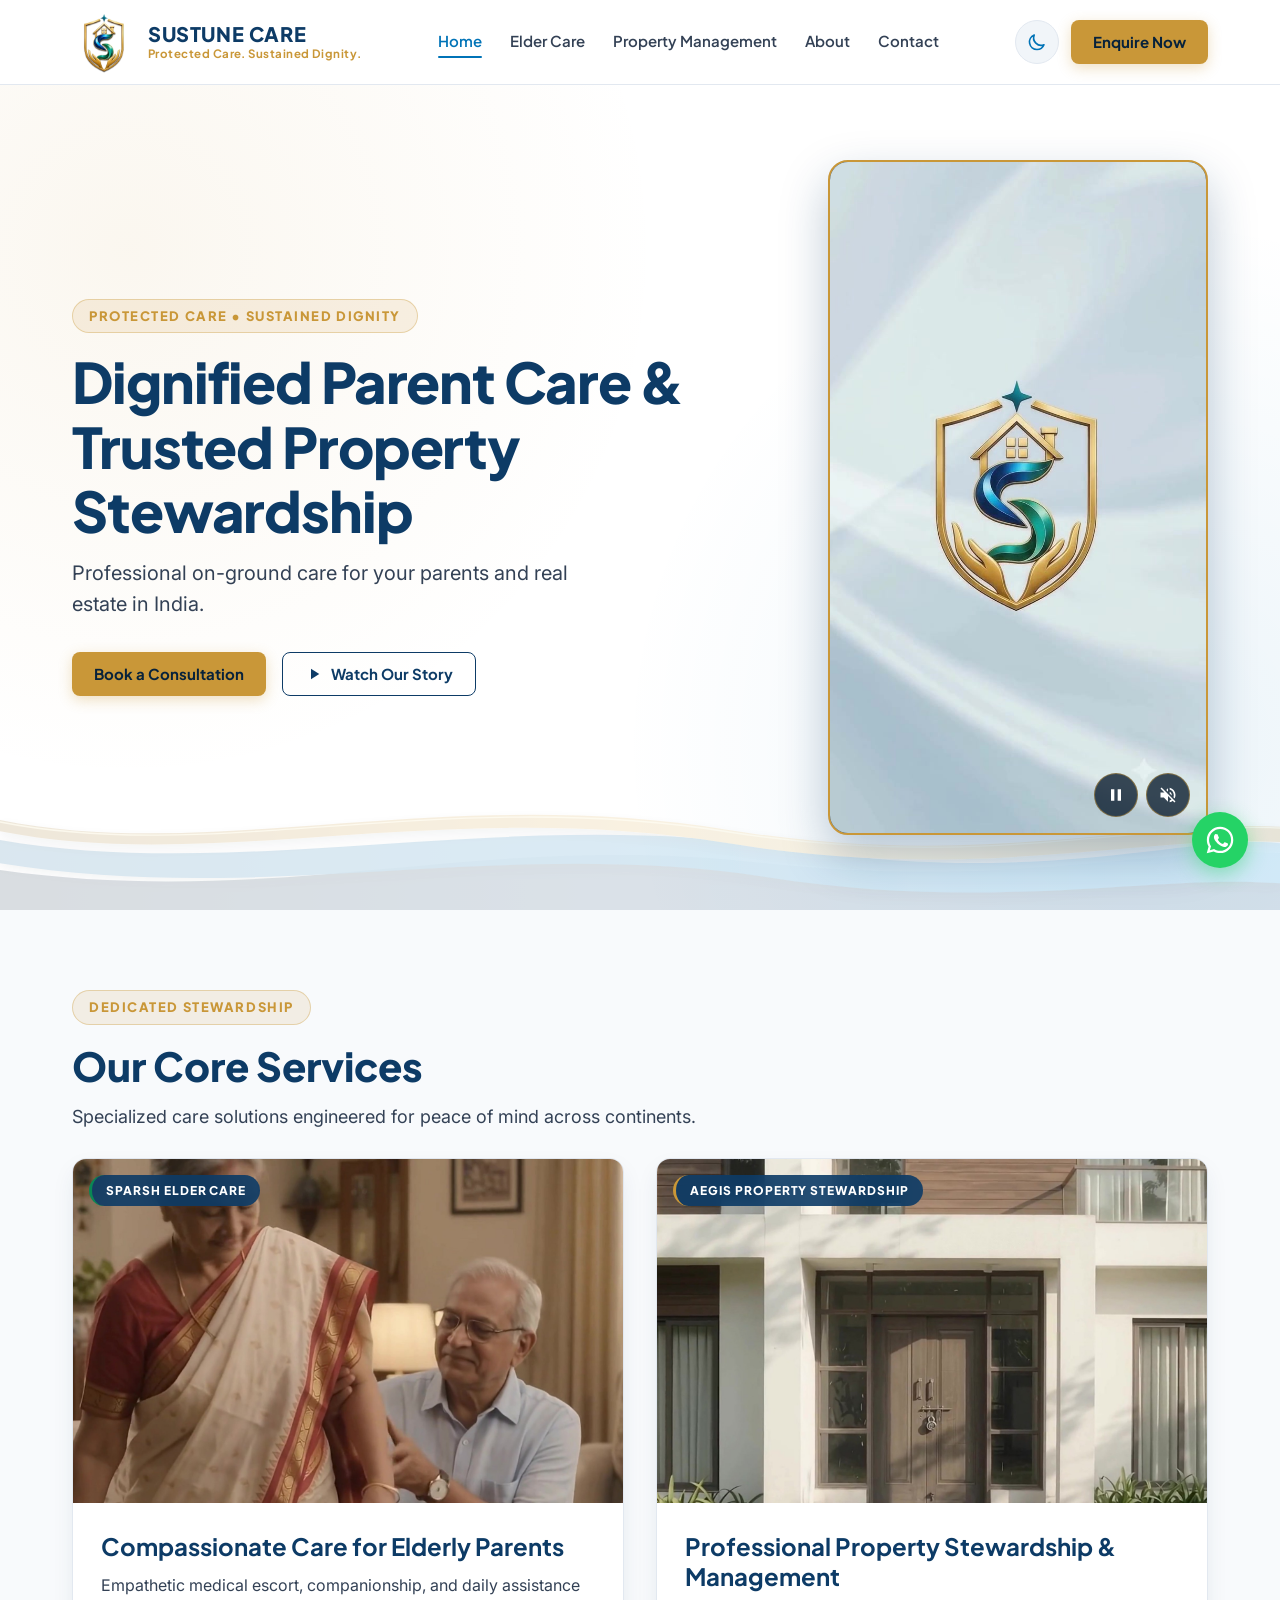
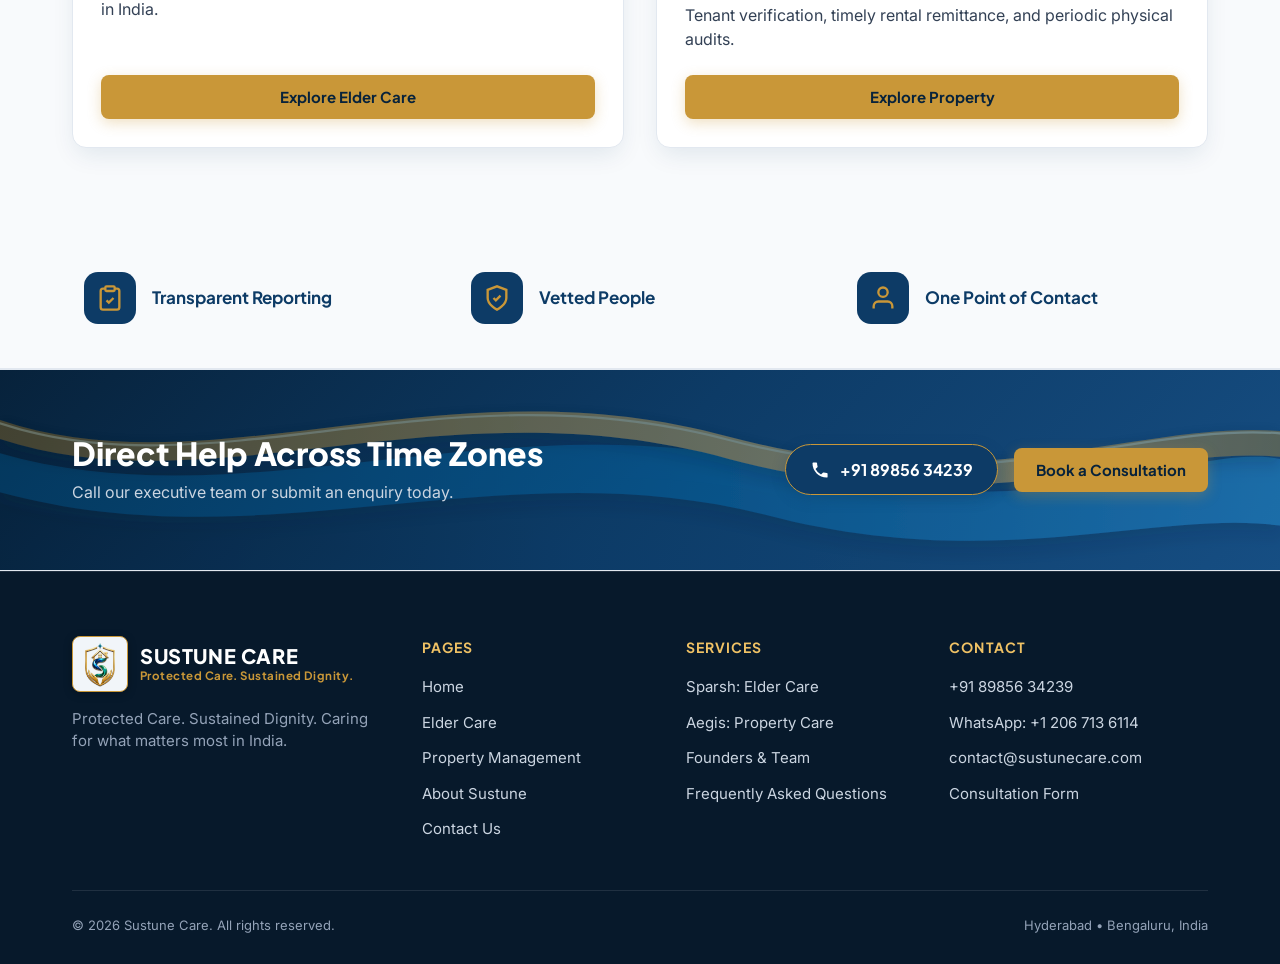
<file: index.html>
<!DOCTYPE html>
<html lang="en" data-theme="light">
<head>
  <meta charset="UTF-8">
  <meta name="viewport" content="width=device-width, initial-scale=1">
  <meta http-equiv="X-UA-Compatible" content="IE=edge">
  
  <title>Sustune Care | NRI Property Stewardship &amp; Elderly Parent Care</title>
  <meta name="title" content="Sustune Care | NRI Property Stewardship &amp; Elderly Parent Care">
  <meta name="description" content="Dedicated property stewardship (Aegis) and compassionate elder care (Sparsh) for Non-Resident Indians. Protected Care. Sustained Dignity.">
  <meta name="author" content="Sustune Care">
  <meta name="robots" content="index, follow">

  <!-- Open Graph / Facebook -->
  <meta property="og:type" content="website">
  <meta property="og:url" content="https://www.sustunecare.com/">
  <meta property="og:title" content="Sustune Care | NRI Property Stewardship &amp; Elderly Parent Care">
  <meta property="og:description" content="Dedicated property stewardship and compassionate elder care for Non-Resident Indians.">
  <meta property="og:image" content="assets/logo/sustune_emblem_@2x.webp">

  <!-- Twitter -->
  <meta property="twitter:card" content="summary_large_image">
  <meta property="twitter:url" content="https://www.sustunecare.com/">
  <meta property="twitter:title" content="Sustune Care | NRI Property Stewardship &amp; Elderly Parent Care">
  <meta property="twitter:description" content="Dedicated property stewardship and compassionate elder care for Non-Resident Indians.">
  <meta property="twitter:image" content="assets/logo/sustune_emblem_@2x.webp">

  <!-- Favicons -->
  <link rel="icon" type="image/x-icon" href="assets/logo/favicon_32x32.ico">
  <link rel="icon" type="image/svg+xml" href="assets/logo/sustune_icon_favicon.svg">
  <link rel="apple-touch-icon" href="assets/logo/favicon_192x192.png">

  <!-- Fonts -->
  <link rel="preconnect" href="https://fonts.googleapis.com">
  <link rel="preconnect" href="https://fonts.gstatic.com" crossorigin>
  <link href="https://fonts.googleapis.com/css2?family=Inter:wght@400;500;600;700&family=Plus+Jakarta+Sans:wght@600;700;800&display=swap" rel="stylesheet">

  <script src="assets/js/theme-init.js"></script>
  <link rel="stylesheet" href="assets/css/style.css">
  <script src="assets/js/main.js" defer></script>

  <!-- JSON-LD Organization Structured Data -->
  <script type="application/ld+json">
  {
    "@context": "https://schema.org",
    "@type": "Organization",
    "name": "Sustune Care",
    "url": "https://www.sustunecare.com",
    "logo": "https://www.sustunecare.com/assets/logo/sustune_logo_horizontal_lockup.svg",
    "telephone": "+918985634239",
    "email": "contact@sustunecare.com",
    "sameAs": ["https://wa.me/12067136114"]
  }
  </script>
</head>
<body>
  <a href="#main-content" class="skip-link">Skip to main content</a>

  <!-- Header -->
  <header class="site-header" role="banner">
    <div class="container header-container">
      <!-- Brand Logo (Live Text + Full-Colour Emblem per Ram Sir) -->
      <a href="index.html" class="header-logo" aria-label="Sustune Care Home">
        <div class="logo-lockup">
          <img src="assets/logo/sustune_emblem_@2x.webp" alt="Sustune Care Emblem" width="64" height="64" class="logo-emblem">
          <div class="logo-text">
            <span class="logo-brand">SUSTUNE CARE</span>
            <span class="logo-tagline">Protected Care. Sustained Dignity.</span>
          </div>
        </div>
      </a>

      <!-- Desktop Navigation -->
      <nav class="desktop-nav" aria-label="Primary Navigation">
        <ul class="desktop-nav-list">
          <li><a href="index.html" class="desktop-nav-link is-active">Home</a></li>
          <li><a href="elder-care.html" class="desktop-nav-link">Elder Care</a></li>
          <li><a href="property-management.html" class="desktop-nav-link">Property Management</a></li>
          <li><a href="about.html" class="desktop-nav-link">About</a></li>
          <li><a href="contact.html" class="desktop-nav-link">Contact</a></li>
        </ul>
      </nav>

      <div class="header-actions">
        <!-- Theme Toggle (Icon-only 44px per Ram Sir) -->
        <button type="button" id="theme-toggle-btn" class="theme-toggle-btn" aria-label="Switch theme" title="Switch to dark theme" aria-pressed="false">
          <span id="theme-toggle-icon" class="theme-icon icon-moon" aria-hidden="true"></span>
        </button>

        <!-- Desktop Enquire Button -->
        <a href="https://forms.gle/o1y5bqXmaM8fCLvF8" class="btn btn-primary header-enquire-btn btn-enquire" target="_blank" rel="noopener noreferrer">
          Enquire Now
        </a>

        <!-- Mobile Menu Toggle -->
        <button type="button" id="hamburger-btn" class="hamburger-btn" aria-label="Open mobile navigation menu" aria-expanded="false" aria-controls="mobile-drawer">
          <span class="hamburger-line" aria-hidden="true"></span>
          <span class="hamburger-line" aria-hidden="true"></span>
          <span class="hamburger-line" aria-hidden="true"></span>
        </button>
      </div>
    </div>
  </header>

  <!-- Mobile Navigation Drawer -->
  <div id="mobile-drawer-backdrop" class="mobile-drawer-backdrop" aria-hidden="true"></div>
  <aside id="mobile-drawer" class="mobile-drawer" aria-label="Mobile Navigation Drawer">
    <div class="mobile-drawer-header">
      <div class="logo-lockup">
        <img src="assets/logo/sustune_emblem_@2x.webp" alt="Sustune Care Emblem" width="48" height="48" class="logo-emblem">
        <div class="logo-text">
          <span class="logo-brand">SUSTUNE CARE</span>
          <span class="logo-tagline">Protected Care. Sustained Dignity.</span>
        </div>
      </div>
    </div>
    <nav class="mobile-drawer-nav" aria-label="Mobile Navigation">
      <a href="index.html" class="mobile-nav-link is-active">Home</a>
      <a href="elder-care.html" class="mobile-nav-link">Elder Care</a>
      <a href="property-management.html" class="mobile-nav-link">Property Management</a>
      <a href="about.html" class="mobile-nav-link">About</a>
      <a href="contact.html" class="mobile-nav-link">Contact</a>
    </nav>
    <div class="mobile-drawer-footer">
      <a href="https://forms.gle/o1y5bqXmaM8fCLvF8" class="btn btn-primary mobile-enquire-btn btn-enquire" target="_blank" rel="noopener noreferrer">
        Book a Consultation
      </a>
      <a href="https://wa.me/12067136114" class="btn btn-secondary" target="_blank" rel="noopener noreferrer">
        WhatsApp Us
      </a>
    </div>
  </aside>

  <main id="main-content">
    <!-- 1. Split Hero Section (Desktop Split, Mobile Stacked) -->
    <section class="home-hero-section" aria-label="Welcome to Sustune Care">
      <div class="container">
        <div class="home-hero-grid">
          <!-- Left Column: Content -->
          <div class="home-hero-card">
            <span class="hero-eyebrow">Protected Care &bull; Sustained Dignity</span>
            <h1 class="home-hero-title">Dignified Parent Care &amp; Trusted Property Stewardship</h1>
            <p class="home-hero-subline">Professional on-ground care for your parents and real estate in India.</p>
            <div class="home-hero-actions">
              <a href="https://forms.gle/o1y5bqXmaM8fCLvF8" class="btn btn-primary btn-enquire" target="_blank" rel="noopener noreferrer">
                Book a Consultation
              </a>
              <button type="button" class="btn btn-outline-marine btn-play-icon js-video-modal-trigger" data-video-src="assets/video/intro.mp4" data-video-title="Sustune Care - Watch Our Story" data-video-poster="assets/video/intro-poster.jpg" aria-haspopup="dialog" aria-controls="video-modal">
                <svg class="play-svg-icon" viewBox="0 0 24 24" aria-hidden="true"><path d="M8 5v14l11-7z"/></svg>
                <span>Watch Our Story</span>
              </button>
            </div>
          </div>

          <!-- Right Column: Large Portrait Video Frame (Clean, Gold Border, No Overlay) -->
          <div class="home-hero-video-frame">
            <video id="home-hero-video" class="home-hero-video" autoplay muted loop playsinline preload="auto" poster="assets/video/home-hero-poster.jpg">
              <source src="assets/video/home-hero.mp4" type="video/mp4">
            </video>
            <!-- Visible Play/Pause and Sound controls in corner -->
            <div class="hero-video-controls">
              <button type="button" id="hero-video-toggle" class="hero-video-toggle" aria-label="Pause background video" title="Pause background video">
                <svg viewBox="0 0 24 24" aria-hidden="true"><path fill="currentColor" d="M6 19h4V5H6v14zm8-14v14h4V5h-4z"/></svg>
              </button>
              <button type="button" id="hero-sound-toggle" class="hero-video-toggle" aria-label="Turn sound on" title="Turn sound on" aria-pressed="false">
                <svg viewBox="0 0 24 24" aria-hidden="true"><path fill="currentColor" d="M16.5 12c0-1.77-1.02-3.29-2.5-4.03v2.21l2.45 2.45c.03-.2.05-.41.05-.63zm2.5 0c0 .94-.2 1.82-.54 2.64l1.51 1.51C20.63 14.91 21 13.5 21 12c0-4.28-2.99-7.86-7-8.77v2.06c2.89.86 5 3.54 5 6.71zM4.27 3L3 4.27 7.73 9H3v6h4l5 5v-6.73l4.25 4.25c-.67.52-1.42.93-2.25 1.18v2.06c1.38-.31 2.63-.95 3.69-1.81L19.73 21 21 19.73l-9-9L4.27 3zM12 4L9.91 6.09 12 8.18V4z"/></svg>
              </button>
            </div>
          </div>
        </div>
      </div>
    </section>

    <!-- 2. Two Big Visual Image Cards -->
    <section id="services" class="section-padding" aria-labelledby="services-heading">
      <div class="container">
        <div class="section-header">
          <span class="hero-eyebrow">DEDICATED STEWARDSHIP</span>
          <h2 id="services-heading" class="section-title">Our Core Services</h2>
          <p class="section-subline">Specialized care solutions engineered for peace of mind across continents.</p>
        </div>
        <div class="home-services-grid">
          <!-- Card 1: Elder Care -->
          <article class="home-service-card">
            <div class="home-service-img-wrap">
              <img src="assets/photos/elder-care-hero.jpg" alt="Attendant caring for an elderly parent" width="800" height="500" class="home-service-img" loading="lazy">
              <span class="home-service-badge badge-emerald">SPARSH ELDER CARE</span>
            </div>
            <div class="home-service-body">
              <h3 class="home-service-title">Compassionate Care for Elderly Parents</h3>
              <p class="home-service-desc">Empathetic medical escort, companionship, and daily assistance in India.</p>
              <a href="elder-care.html" class="btn btn-primary">
                Explore Elder Care
              </a>
            </div>
          </article>

          <!-- Card 2: Property Management -->
          <article class="home-service-card">
            <div class="home-service-img-wrap">
              <img src="assets/photos/property-hero.jpg" alt="Modern Indian residential villa under active stewardship" width="800" height="500" class="home-service-img" loading="lazy">
              <span class="home-service-badge badge-gold">AEGIS PROPERTY STEWARDSHIP</span>
            </div>
            <div class="home-service-body">
              <h3 class="home-service-title">Professional Property Stewardship &amp; Management</h3>
              <p class="home-service-desc">Tenant verification, timely rental remittance, and periodic physical audits.</p>
              <a href="property-management.html" class="btn btn-primary">
                Explore Property
              </a>
            </div>
          </article>
        </div>
      </div>
    </section>

    <!-- 3. Strip of 3 Icons (3 words each, 28px gold SVG line icons per Ram Sir) -->
    <section class="home-trust-strip" aria-label="Why Sustune Pillars">
      <div class="container">
        <div class="trust-strip-grid">
          <div class="trust-strip-item">
            <div class="trust-strip-icon" aria-hidden="true">
              <svg class="trust-svg-icon" viewBox="0 0 24 24" width="28" height="28" aria-hidden="true"><path d="M16 4h2a2 2 0 0 1 2 2v14a2 2 0 0 1-2 2H6a2 2 0 0 1-2-2V6a2 2 0 0 1 2-2h2"></path><rect x="8" y="2" width="8" height="4" rx="1" ry="1"></rect><path d="M9 14l2 2 4-4"></path></svg>
            </div>
            <div class="trust-strip-title">Transparent Reporting</div>
          </div>
          <div class="trust-strip-item">
            <div class="trust-strip-icon" aria-hidden="true">
              <svg class="trust-svg-icon" viewBox="0 0 24 24" width="28" height="28" aria-hidden="true"><path d="M12 22s8-4 8-10V5l-8-3-8 3v7c0 6 8 10 8 10z"></path><path d="M9 12l2 2 4-4"></path></svg>
            </div>
            <div class="trust-strip-title">Vetted People</div>
          </div>
          <div class="trust-strip-item">
            <div class="trust-strip-icon" aria-hidden="true">
              <svg class="trust-svg-icon" viewBox="0 0 24 24" width="28" height="28" aria-hidden="true"><path d="M20 21v-2a4 4 0 0 0-4-4H8a4 4 0 0 0-4 4v2"></path><circle cx="12" cy="7" r="4"></circle></svg>
            </div>
            <div class="trust-strip-title">One Point of Contact</div>
          </div>
        </div>
      </div>
    </section>

    <!-- 4. Talk to Us Band (Ribbon behind content, solid #0D3B66 pill per Ram Sir) -->
    <section class="talk-band" aria-labelledby="talk-heading">
      <div class="talk-band-ribbon-bg" aria-hidden="true"></div>
      <div class="container talk-band-container">
        <div class="talk-band-card">
          <div class="talk-band-text">
            <h2 id="talk-heading" class="talk-band-title">Direct Help Across Time Zones</h2>
            <p class="talk-band-sub">Call our executive team or submit an enquiry today.</p>
          </div>
          <div class="talk-band-actions">
            <a href="tel:+918985634239" class="phone-pill-btn" aria-label="Call +91 89856 34239">
              <svg class="phone-svg-icon" viewBox="0 0 24 24" aria-hidden="true"><path d="M6.62 10.79a15.05 15.05 0 006.59 6.59l2.2-2.2a1 1 0 011.02-.24 11.72 11.72 0 003.68.59 1 1 0 011 1V20a1 1 0 01-1 1A17 17 0 013 4a1 1 0 011-1h3.5a1 1 0 011 1 11.72 11.72 0 00.59 3.68 1 1 0 01-.24 1.02l-2.23 2.09z"/></svg>
              <span>+91 89856 34239</span>
            </a>
            <a href="https://forms.gle/o1y5bqXmaM8fCLvF8" class="btn btn-primary btn-enquire" target="_blank" rel="noopener noreferrer">
              Book a Consultation
            </a>
          </div>
        </div>
      </div>
    </section>
  </main>

  <!-- Footer -->
  <footer class="site-footer" role="contentinfo">
    <div class="container">
      <div class="footer-grid">
        <div class="footer-brand">
          <div class="logo-lockup footer-logo-lockup">
            <img src="assets/logo/sustune_emblem_@2x.webp" alt="Sustune Care Emblem" width="56" height="56" class="logo-emblem">
            <div class="logo-text">
              <span class="logo-brand">SUSTUNE CARE</span>
              <span class="logo-tagline">Protected Care. Sustained Dignity.</span>
            </div>
          </div>
          <p>Protected Care. Sustained Dignity. Caring for what matters most in India.</p>
        </div>
        <div>
          <div class="footer-title">Pages</div>
          <ul class="footer-links">
            <li><a href="index.html">Home</a></li>
            <li><a href="elder-care.html">Elder Care</a></li>
            <li><a href="property-management.html">Property Management</a></li>
            <li><a href="about.html">About Sustune</a></li>
            <li><a href="contact.html">Contact Us</a></li>
          </ul>
        </div>
        <div>
          <div class="footer-title">Services</div>
          <ul class="footer-links">
            <li><a href="elder-care.html">Sparsh: Elder Care</a></li>
            <li><a href="property-management.html">Aegis: Property Care</a></li>
            <li><a href="about.html">Founders &amp; Team</a></li>
            <li><a href="contact.html">Frequently Asked Questions</a></li>
          </ul>
        </div>
        <div>
          <div class="footer-title">Contact</div>
          <ul class="footer-links">
            <li><a href="tel:+918985634239">+91 89856 34239</a></li>
            <li><a href="https://wa.me/12067136114" target="_blank" rel="noopener noreferrer">WhatsApp: +1 206 713 6114</a></li>
            <li><a href="mailto:contact@sustunecare.com">contact@sustunecare.com</a></li>
            <li><a href="https://forms.gle/o1y5bqXmaM8fCLvF8" class="btn-enquire" target="_blank" rel="noopener noreferrer">Consultation Form</a></li>
          </ul>
        </div>
      </div>

      <div class="footer-bottom">
        <div>&copy; 2026 Sustune Care. All rights reserved.</div>
        <div>Hyderabad &bull; Bengaluru, India</div>
      </div>
    </div>
  </footer>

  <!-- Floating WhatsApp Action (Desktop only per Ram Sir) -->
  <a href="https://wa.me/12067136114" class="floating-whatsapp" aria-label="Chat with Sustune Care on WhatsApp" target="_blank" rel="noopener noreferrer">
    <svg class="whatsapp-svg-icon" viewBox="0 0 24 24" aria-hidden="true">
      <path d="M12.04 2C6.58 2 2.13 6.45 2.13 11.91C2.13 13.66 2.59 15.36 3.45 16.86L2.05 22L7.3 20.62C8.75 21.41 10.38 21.83 12.04 21.83C17.5 21.83 21.95 17.38 21.95 11.92C21.95 9.27 20.92 6.78 19.05 4.91C17.18 3.03 14.69 2 12.04 2M12.05 3.67C14.25 3.67 16.31 4.53 17.87 6.09C19.42 7.65 20.28 9.72 20.28 11.92C20.28 16.46 16.58 20.15 12.04 20.15C10.56 20.15 9.11 19.76 7.85 19L7.55 18.83L4.43 19.65L5.26 16.61L5.06 16.29C4.24 14.99 3.81 13.47 3.81 11.91C3.81 7.37 7.5 3.67 12.05 3.67M9.05 7.42C8.88 7.42 8.6 7.49 8.36 7.75C8.12 8.01 7.44 8.65 7.44 9.94C7.44 11.23 8.38 12.48 8.51 12.65C8.65 12.82 10.36 15.46 12.97 16.59C13.59 16.86 14.07 17.02 14.45 17.14C15.07 17.34 15.64 17.31 16.09 17.24C16.59 17.17 17.62 16.62 17.83 16.02C18.04 15.42 18.04 14.91 17.98 14.8C17.92 14.69 17.75 14.63 17.49 14.5C17.24 14.37 16 13.76 15.77 13.68C15.54 13.59 15.37 13.55 15.2 13.81C15.03 14.06 14.55 14.63 14.4 14.8C14.25 14.97 14.1 15 13.85 14.87C13.6 14.74 12.79 14.48 11.83 13.63C11.08 12.96 10.58 12.14 10.43 11.89C10.28 11.64 10.41 11.5 10.54 11.37C10.65 11.26 10.79 11.08 10.92 10.93C11.05 10.78 11.09 10.67 11.18 10.5C11.27 10.33 11.23 10.18 11.16 10.05C11.09 9.92 10.58 8.68 10.37 8.16C10.16 7.66 9.95 7.73 9.79 7.72C9.64 7.71 9.47 7.71 9.3 7.71L9.05 7.42Z" />
    </svg>
  </a>

  <!-- Mobile Sticky Bottom Bar (Mobile only, hidden on desktop) -->
  <div class="mobile-sticky-bar" role="region" aria-label="Quick contact">
    <a href="tel:+918985634239" class="sticky-bar-btn sticky-bar-call" aria-label="Call Sustune Care">
      <svg class="sticky-bar-icon" viewBox="0 0 24 24" aria-hidden="true"><path d="M6.62 10.79a15.05 15.05 0 006.59 6.59l2.2-2.2a1 1 0 011.02-.24 11.72 11.72 0 003.68.59 1 1 0 011 1V20a1 1 0 01-1 1A17 17 0 013 4a1 1 0 011-1h3.5a1 1 0 011 1 11.72 11.72 0 00.59 3.68 1 1 0 01-.24 1.02l-2.23 2.09z"/></svg>
      <span>Call us</span>
    </a>
    <a href="https://wa.me/12067136114" class="sticky-bar-btn sticky-bar-whatsapp" target="_blank" rel="noopener noreferrer" aria-label="Chat with Sustune Care on WhatsApp">
      <svg class="sticky-bar-icon" viewBox="0 0 24 24" aria-hidden="true"><path d="M12.04 2C6.58 2 2.13 6.45 2.13 11.91C2.13 13.66 2.59 15.36 3.45 16.86L2.05 22L7.3 20.62C8.75 21.41 10.38 21.83 12.04 21.83C17.5 21.83 21.95 17.38 21.95 11.92C21.95 9.27 20.92 6.78 19.05 4.91C17.18 3.03 14.69 2 12.04 2M12.05 3.67C14.25 3.67 16.31 4.53 17.87 6.09C19.42 7.65 20.28 9.72 20.28 11.92C20.28 16.46 16.58 20.15 12.04 20.15C10.56 20.15 9.11 19.76 7.85 19L7.55 18.83L4.43 19.65L5.26 16.61L5.06 16.29C4.24 14.99 3.81 13.47 3.81 11.91C3.81 7.37 7.5 3.67 12.05 3.67M9.05 7.42C8.88 7.42 8.6 7.49 8.36 7.75C8.12 8.01 7.44 8.65 7.44 9.94C7.44 11.23 8.38 12.48 8.51 12.65C8.65 12.82 10.36 15.46 12.97 16.59C13.59 16.86 14.07 17.02 14.45 17.14C15.07 17.34 15.64 17.31 16.09 17.24C16.59 17.17 17.62 16.62 17.83 16.02C18.04 15.42 18.04 14.91 17.98 14.8C17.92 14.69 17.75 14.63 17.49 14.5C17.24 14.37 16 13.76 15.77 13.68C15.54 13.59 15.37 13.55 15.2 13.81C15.03 14.06 14.55 14.63 14.4 14.8C14.25 14.97 14.1 15 13.85 14.87C13.6 14.74 12.79 14.48 11.83 13.63C11.08 12.96 10.58 12.14 10.43 11.89C10.28 11.64 10.41 11.5 10.54 11.37C10.65 11.26 10.79 11.08 10.92 10.93C11.05 10.78 11.09 10.67 11.18 10.5C11.27 10.33 11.23 10.18 11.16 10.05C11.09 9.92 10.58 8.68 10.37 8.16C10.16 7.66 9.95 7.73 9.79 7.72C9.64 7.71 9.47 7.71 9.3 7.71L9.05 7.42Z"/></svg>
      <span>WhatsApp</span>
    </a>
  </div>

  <!-- Accessible Video Modal Player (Fixed Overlay) -->
  <div id="video-modal" class="video-modal" role="dialog" aria-modal="true" aria-hidden="true" hidden aria-labelledby="video-modal-title">
    <div id="video-modal-backdrop" class="video-modal-backdrop" aria-hidden="true"></div>
    <div class="video-modal-container">
      <div class="video-modal-header">
        <h2 id="video-modal-title" class="video-modal-title">Sustune Care Story</h2>
        <button type="button" id="video-modal-close-btn" class="video-modal-close" aria-label="Close video player">&times;</button>
      </div>
      <div class="video-modal-player-wrap">
        <video id="modal-video-element" class="modal-video-element" controls playsinline preload="metadata">
          <source id="modal-video-source" src="assets/video/intro.mp4" type="video/mp4">
          <track src="assets/video/captions-placeholder.vtt" kind="captions" srclang="en" label="English">
        </video>
      </div>
    </div>
  </div>
</body>
</html>
</file>
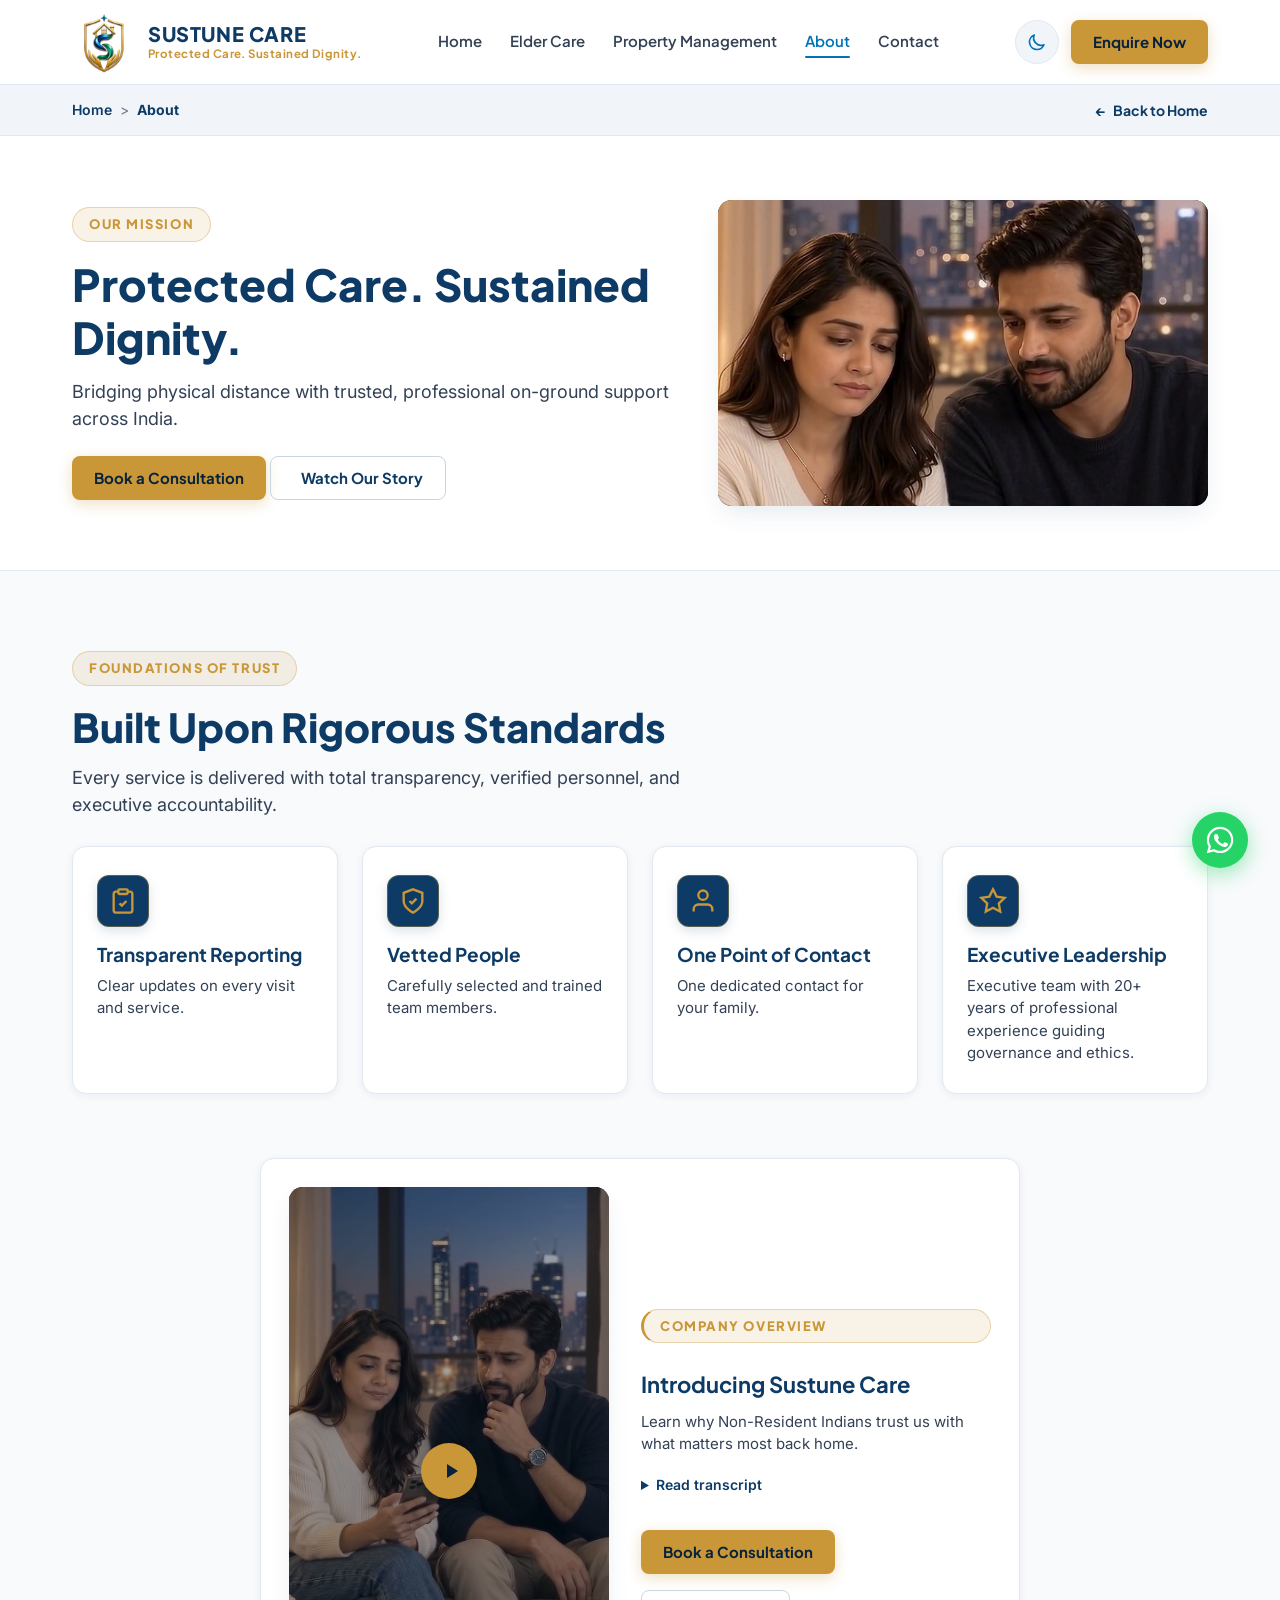
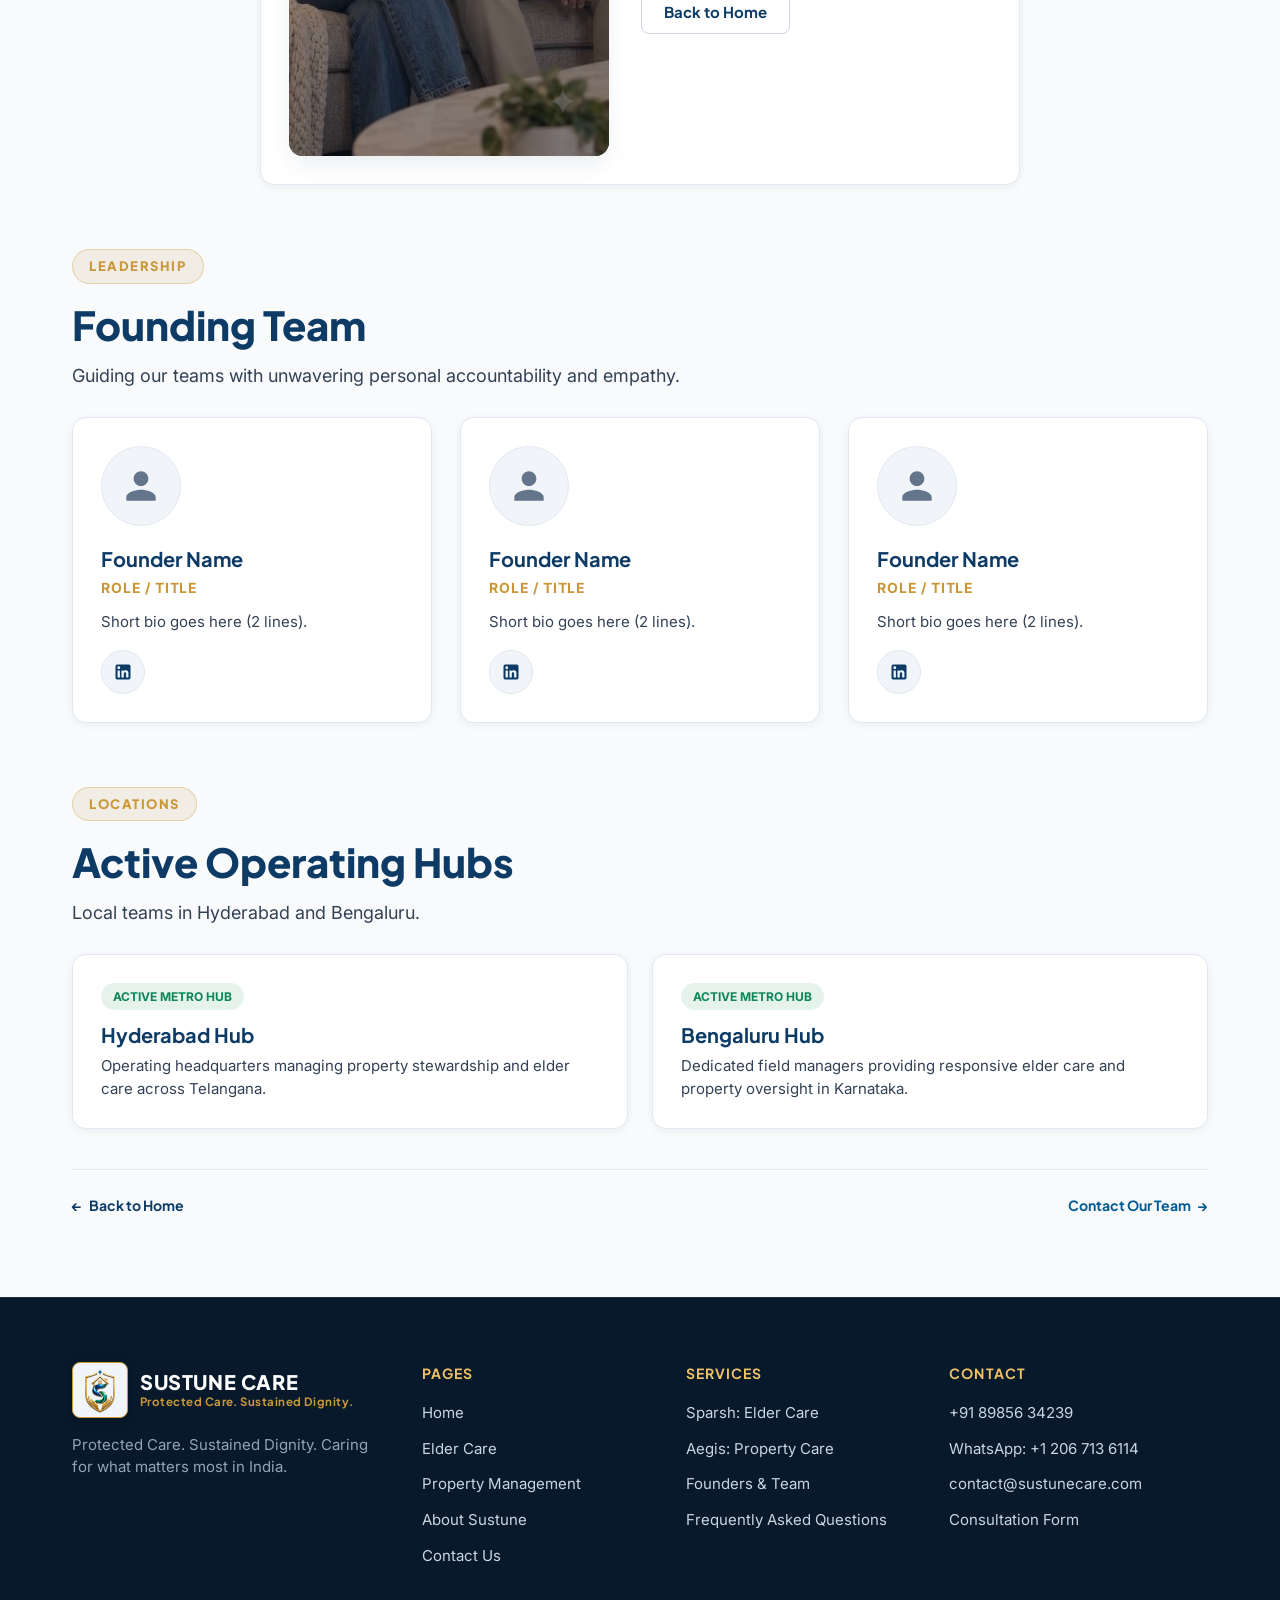
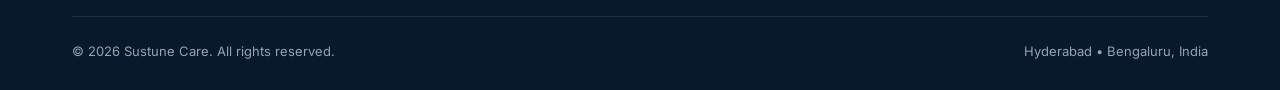
<file: about.html>
<!DOCTYPE html>
<html lang="en" data-theme="light">
<head>
  <meta charset="UTF-8">
  <meta name="viewport" content="width=device-width, initial-scale=1">
  <meta http-equiv="X-UA-Compatible" content="IE=edge">
  
  <title>About Sustune Care | Our Mission &amp; Leadership</title>
  <meta name="title" content="About Sustune Care | Our Mission &amp; Leadership">
  <meta name="description" content="Learn about Sustune Care's founding mission, leadership team, and our commitment to protected care and sustained dignity for NRI families.">
  <meta name="robots" content="index, follow">

  <!-- Open Graph -->
  <meta property="og:type" content="website">
  <meta property="og:url" content="https://www.sustunecare.com/about.html">
  <meta property="og:title" content="About Sustune Care | Our Mission &amp; Leadership">
  <meta property="og:description" content="Learn about Sustune Care's founding mission and leadership team.">
  <meta property="og:image" content="assets/photos/about.jpg">

  <!-- Favicons -->
  <link rel="icon" type="image/x-icon" href="assets/logo/favicon_32x32.ico">
  <link rel="icon" type="image/svg+xml" href="assets/logo/sustune_icon_favicon.svg">
  <link rel="apple-touch-icon" href="assets/logo/favicon_192x192.png">

  <!-- Fonts -->
  <link rel="preconnect" href="https://fonts.googleapis.com">
  <link rel="preconnect" href="https://fonts.gstatic.com" crossorigin>
  <link href="https://fonts.googleapis.com/css2?family=Inter:wght@400;500;600;700&family=Plus+Jakarta+Sans:wght@600;700;800&display=swap" rel="stylesheet">

  <script src="assets/js/theme-init.js"></script>
  <link rel="stylesheet" href="assets/css/style.css">
  <script src="assets/js/main.js" defer></script>
</head>
<body>
  <a href="#main-content" class="skip-link">Skip to main content</a>

  <!-- Header -->
  <header class="site-header" role="banner">
    <div class="container header-container">
      <!-- Brand Logo (Live Text + Full-Colour Emblem per Ram Sir) -->
      <a href="index.html" class="header-logo" aria-label="Sustune Care Home">
        <div class="logo-lockup">
          <img src="assets/logo/sustune_emblem_@2x.webp" alt="Sustune Care Emblem" width="64" height="64" class="logo-emblem">
          <div class="logo-text">
            <span class="logo-brand">SUSTUNE CARE</span>
            <span class="logo-tagline">Protected Care. Sustained Dignity.</span>
          </div>
        </div>
      </a>

      <!-- Desktop Navigation -->
      <nav class="desktop-nav" aria-label="Primary Navigation">
        <ul class="desktop-nav-list">
          <li><a href="index.html" class="desktop-nav-link">Home</a></li>
          <li><a href="elder-care.html" class="desktop-nav-link">Elder Care</a></li>
          <li><a href="property-management.html" class="desktop-nav-link">Property Management</a></li>
          <li><a href="about.html" class="desktop-nav-link is-active">About</a></li>
          <li><a href="contact.html" class="desktop-nav-link">Contact</a></li>
        </ul>
      </nav>

      <div class="header-actions">
        <!-- Theme Toggle (Icon-only 44px) -->
        <button type="button" id="theme-toggle-btn" class="theme-toggle-btn" aria-label="Switch theme" title="Switch to dark theme" aria-pressed="false">
          <span id="theme-toggle-icon" class="theme-icon icon-moon" aria-hidden="true"></span>
        </button>

        <a href="https://forms.gle/o1y5bqXmaM8fCLvF8" class="btn btn-primary header-enquire-btn btn-enquire" target="_blank" rel="noopener noreferrer">
          Enquire Now
        </a>

        <!-- Mobile Menu Toggle -->
        <button type="button" id="hamburger-btn" class="hamburger-btn" aria-label="Open mobile navigation menu" aria-expanded="false" aria-controls="mobile-drawer">
          <span class="hamburger-line" aria-hidden="true"></span>
          <span class="hamburger-line" aria-hidden="true"></span>
          <span class="hamburger-line" aria-hidden="true"></span>
        </button>
      </div>
    </div>
  </header>

  <!-- Mobile Drawer -->
  <div id="mobile-drawer-backdrop" class="mobile-drawer-backdrop" aria-hidden="true"></div>
  <aside id="mobile-drawer" class="mobile-drawer" aria-label="Mobile Navigation Drawer">
    <div class="mobile-drawer-header">
      <div class="logo-lockup">
        <img src="assets/logo/sustune_emblem_@2x.webp" alt="Sustune Care Emblem" width="48" height="48" class="logo-emblem">
        <div class="logo-text">
          <span class="logo-brand">SUSTUNE CARE</span>
          <span class="logo-tagline">Protected Care. Sustained Dignity.</span>
        </div>
      </div>
    </div>
    <nav class="mobile-drawer-nav" aria-label="Mobile Navigation">
      <a href="index.html" class="mobile-nav-link">Home</a>
      <a href="elder-care.html" class="mobile-nav-link">Elder Care</a>
      <a href="property-management.html" class="mobile-nav-link">Property Management</a>
      <a href="about.html" class="mobile-nav-link is-active">About</a>
      <a href="contact.html" class="mobile-nav-link">Contact</a>
    </nav>
    <div class="mobile-drawer-footer">
      <a href="https://forms.gle/o1y5bqXmaM8fCLvF8" class="btn btn-primary mobile-enquire-btn btn-enquire" target="_blank" rel="noopener noreferrer">
        Book a Consultation
      </a>
      <a href="https://wa.me/12067136114" class="btn btn-secondary" target="_blank" rel="noopener noreferrer">
        WhatsApp Us
      </a>
    </div>
  </aside>

  <!-- Breadcrumbs -->
  <nav class="breadcrumb-nav" aria-label="Breadcrumb">
    <div class="container breadcrumb-container">
      <ol class="breadcrumb-list">
        <li class="breadcrumb-item"><a href="index.html">Home</a></li>
        <li class="breadcrumb-separator" aria-hidden="true">&gt;</li>
        <li class="breadcrumb-item" aria-current="page">About</li>
      </ol>
      <a href="index.html" class="back-home-link" aria-label="Back to Home Page">
        <span aria-hidden="true">&larr;</span> Back to Home
      </a>
    </div>
  </nav>

  <main id="main-content">
    <!-- Hero Section -->
    <section class="inner-hero" aria-labelledby="about-title">
      <div class="container">
        <div class="inner-hero-grid">
          <div>
            <span class="hero-eyebrow">OUR MISSION</span>
            <h1 id="about-title" class="inner-hero-title">Protected Care. Sustained Dignity.</h1>
            <p class="inner-hero-subline">Bridging physical distance with trusted, professional on-ground support across India.</p>
            <div class="inner-hero-actions">
              <a href="https://forms.gle/o1y5bqXmaM8fCLvF8" class="btn btn-primary btn-enquire" target="_blank" rel="noopener noreferrer">
                Book a Consultation
              </a>
              <button type="button" class="btn btn-secondary btn-play-icon js-video-modal-trigger" data-video-src="assets/video/intro.mp4" data-video-title="Sustune Care Story" data-video-poster="assets/video/intro-poster.jpg" aria-haspopup="dialog" aria-controls="video-modal">
                <span class="btn-icon" aria-hidden="true"><svg viewBox="0 0 24 24"><path d="M8 5v14l11-7z"/></svg></span>
                <span>Watch Our Story</span>
              </button>
            </div>
          </div>
          <div class="inner-hero-img-wrap">
            <img src="assets/photos/about.jpg" alt="Sustune Care operations and client care leadership" width="800" height="600" class="inner-hero-img">
          </div>
        </div>
      </div>
    </section>

    <!-- Why Sustune: 4 Trust Pillars -->
    <section class="section-padding" aria-labelledby="pillars-title">
      <div class="container">
        <div class="section-header">
          <span class="hero-eyebrow">FOUNDATIONS OF TRUST</span>
          <h2 id="pillars-title" class="section-title">Built Upon Rigorous Standards</h2>
          <p class="section-subline">Every service is delivered with total transparency, verified personnel, and executive accountability.</p>
        </div>

        <div class="about-pillars-grid">
          <div class="about-pillar-card">
            <div class="about-pillar-icon" aria-hidden="true">
              <svg class="trust-svg-icon" viewBox="0 0 24 24" width="28" height="28" aria-hidden="true"><path d="M16 4h2a2 2 0 0 1 2 2v14a2 2 0 0 1-2 2H6a2 2 0 0 1-2-2V6a2 2 0 0 1 2-2h2"></path><rect x="8" y="2" width="8" height="4" rx="1" ry="1"></rect><path d="M9 14l2 2 4-4"></path></svg>
            </div>
            <h3 class="about-pillar-title">Transparent Reporting</h3>
            <p class="about-pillar-desc">Clear updates on every visit and service.</p>
          </div>
          <div class="about-pillar-card">
            <div class="about-pillar-icon" aria-hidden="true">
              <svg class="trust-svg-icon" viewBox="0 0 24 24" width="28" height="28" aria-hidden="true"><path d="M12 22s8-4 8-10V5l-8-3-8 3v7c0 6 8 10 8 10z"></path><path d="M9 12l2 2 4-4"></path></svg>
            </div>
            <h3 class="about-pillar-title">Vetted People</h3>
            <p class="about-pillar-desc">Carefully selected and trained team members.</p>
          </div>
          <div class="about-pillar-card">
            <div class="about-pillar-icon" aria-hidden="true">
              <svg class="trust-svg-icon" viewBox="0 0 24 24" width="28" height="28" aria-hidden="true"><path d="M20 21v-2a4 4 0 0 0-4-4H8a4 4 0 0 0-4 4v2"></path><circle cx="12" cy="7" r="4"></circle></svg>
            </div>
            <h3 class="about-pillar-title">One Point of Contact</h3>
            <p class="about-pillar-desc">One dedicated contact for your family.</p>
          </div>
          <div class="about-pillar-card">
            <div class="about-pillar-icon" aria-hidden="true">
              <svg class="trust-svg-icon" viewBox="0 0 24 24" width="28" height="28" aria-hidden="true"><polygon points="12 2 15.09 8.26 22 9.27 17 14.14 18.18 21.02 12 17.77 5.82 21.02 7 14.14 2 9.27 8.91 8.26 12 2"></polygon></svg>
            </div>
            <h3 class="about-pillar-title">Executive Leadership</h3>
            <p class="about-pillar-desc">Executive team with 20+ years of professional experience guiding governance and ethics.</p>
          </div>
        </div>

        <!-- Compact Video Card (Same poster card as service pages) -->
        <div class="compact-video-card about-video-card">
          <div class="compact-video-thumb-wrap js-video-modal-trigger" data-video-src="assets/video/intro.mp4" data-video-title="Introducing Sustune Care" data-video-poster="assets/video/intro-poster.jpg" role="button" tabindex="0" aria-label="Play Sustune Care overview video">
            <img src="assets/video/intro-poster.jpg" alt="Sustune Care overview thumbnail" width="320" height="568" class="compact-video-thumb-img" loading="lazy">
            <div class="compact-video-play-overlay" aria-hidden="true">
              <div class="compact-video-play-badge">
                <svg viewBox="0 0 24 24" aria-hidden="true"><path d="M8 5v14l11-7z"/></svg>
              </div>
            </div>
          </div>
          <div class="compact-video-meta">
            <span class="hero-eyebrow badge-gold">COMPANY OVERVIEW</span>
            <h3 class="compact-video-title">Introducing Sustune Care</h3>
            <p class="compact-video-desc">Learn why Non-Resident Indians trust us with what matters most back home.</p>
            
            <details class="video-transcript">
              <summary>Read transcript</summary>
              <p>Transcript coming soon.</p>
            </details>

            <div class="video-actions">
              <a href="https://forms.gle/o1y5bqXmaM8fCLvF8" class="btn btn-primary btn-enquire" target="_blank" rel="noopener noreferrer">
                Book a Consultation
              </a>
              <a href="index.html" class="btn btn-secondary">
                Back to Home
              </a>
            </div>
          </div>
        </div>

        <!-- Founders & Team -->
        <div class="section-header section-mt-lg">
          <span class="hero-eyebrow">LEADERSHIP</span>
          <h2 class="section-title">Founding Team</h2>
          <p class="section-subline">Guiding our teams with unwavering personal accountability and empathy.</p>
        </div>

        <div class="founders-grid">
          <!-- Founder 1: REPLACE ME -->
          <div class="founder-card">
            <div class="founder-avatar-circle">
              <svg class="founder-silhouette-svg" viewBox="0 0 24 24" width="44" height="44" aria-hidden="true" fill="currentColor">
                <path d="M12 12c2.21 0 4-1.79 4-4s-1.79-4-4-4-4 1.79-4 4 1.79 4 4 4zm0 2c-2.67 0-8 1.34-8 4v2h16v-2c0-2.66-5.33-4-8-4z"/>
              </svg>
            </div>
            <!-- REPLACE ME -->
            <h3 class="founder-name">Founder Name</h3>
            <div class="founder-role">Role / Title</div>
            <p class="founder-bio">Short bio goes here (2 lines).</p>
            <a href="#" class="founder-linkedin-link" aria-label="LinkedIn profile" target="_blank" rel="noopener noreferrer">
              <svg viewBox="0 0 24 24" width="20" height="20" aria-hidden="true" fill="currentColor"><path d="M19 3a2 2 0 0 1 2 2v14a2 2 0 0 1-2 2H5a2 2 0 0 1-2-2V5a2 2 0 0 1 2-2h14m-.5 15.5v-5.3a3.26 3.26 0 0 0-3.26-3.26c-.85 0-1.84.52-2.28 1.3v-1.11h-2.79v8.37h2.79v-4.93c0-.77.62-1.4 1.39-1.4a1.4 1.4 0 0 1 1.4 1.4v4.93h2.75M6.88 8.56a1.68 1.68 0 0 0 1.68-1.68c0-.93-.75-1.69-1.68-1.69a1.69 1.69 0 0 0-1.69 1.69c0 .93.76 1.68 1.69 1.68m1.39 9.94v-8.37H5.5v8.37h2.77z"/></svg>
            </a>
          </div>

          <!-- Founder 2: REPLACE ME -->
          <div class="founder-card">
            <div class="founder-avatar-circle">
              <svg class="founder-silhouette-svg" viewBox="0 0 24 24" width="44" height="44" aria-hidden="true" fill="currentColor">
                <path d="M12 12c2.21 0 4-1.79 4-4s-1.79-4-4-4-4 1.79-4 4 1.79 4 4 4zm0 2c-2.67 0-8 1.34-8 4v2h16v-2c0-2.66-5.33-4-8-4z"/>
              </svg>
            </div>
            <!-- REPLACE ME -->
            <h3 class="founder-name">Founder Name</h3>
            <div class="founder-role">Role / Title</div>
            <p class="founder-bio">Short bio goes here (2 lines).</p>
            <a href="#" class="founder-linkedin-link" aria-label="LinkedIn profile" target="_blank" rel="noopener noreferrer">
              <svg viewBox="0 0 24 24" width="20" height="20" aria-hidden="true" fill="currentColor"><path d="M19 3a2 2 0 0 1 2 2v14a2 2 0 0 1-2 2H5a2 2 0 0 1-2-2V5a2 2 0 0 1 2-2h14m-.5 15.5v-5.3a3.26 3.26 0 0 0-3.26-3.26c-.85 0-1.84.52-2.28 1.3v-1.11h-2.79v8.37h2.79v-4.93c0-.77.62-1.4 1.39-1.4a1.4 1.4 0 0 1 1.4 1.4v4.93h2.75M6.88 8.56a1.68 1.68 0 0 0 1.68-1.68c0-.93-.75-1.69-1.68-1.69a1.69 1.69 0 0 0-1.69 1.69c0 .93.76 1.68 1.69 1.68m1.39 9.94v-8.37H5.5v8.37h2.77z"/></svg>
            </a>
          </div>

          <!-- Founder 3: REPLACE ME -->
          <div class="founder-card">
            <div class="founder-avatar-circle">
              <svg class="founder-silhouette-svg" viewBox="0 0 24 24" width="44" height="44" aria-hidden="true" fill="currentColor">
                <path d="M12 12c2.21 0 4-1.79 4-4s-1.79-4-4-4-4 1.79-4 4 1.79 4 4 4zm0 2c-2.67 0-8 1.34-8 4v2h16v-2c0-2.66-5.33-4-8-4z"/>
              </svg>
            </div>
            <!-- REPLACE ME -->
            <h3 class="founder-name">Founder Name</h3>
            <div class="founder-role">Role / Title</div>
            <p class="founder-bio">Short bio goes here (2 lines).</p>
            <a href="#" class="founder-linkedin-link" aria-label="LinkedIn profile" target="_blank" rel="noopener noreferrer">
              <svg viewBox="0 0 24 24" width="20" height="20" aria-hidden="true" fill="currentColor"><path d="M19 3a2 2 0 0 1 2 2v14a2 2 0 0 1-2 2H5a2 2 0 0 1-2-2V5a2 2 0 0 1 2-2h14m-.5 15.5v-5.3a3.26 3.26 0 0 0-3.26-3.26c-.85 0-1.84.52-2.28 1.3v-1.11h-2.79v8.37h2.79v-4.93c0-.77.62-1.4 1.39-1.4a1.4 1.4 0 0 1 1.4 1.4v4.93h2.75M6.88 8.56a1.68 1.68 0 0 0 1.68-1.68c0-.93-.75-1.69-1.68-1.69a1.69 1.69 0 0 0-1.69 1.69c0 .93.76 1.68 1.69 1.68m1.39 9.94v-8.37H5.5v8.37h2.77z"/></svg>
            </a>
          </div>
        </div>

        <!-- Active City Hubs -->
        <div class="section-header section-mt-lg">
          <span class="hero-eyebrow">LOCATIONS</span>
          <h2 class="section-title">Active Operating Hubs</h2>
          <p class="section-subline">Local teams in Hyderabad and Bengaluru.</p>
        </div>

        <div class="cities-grid">
          <div class="city-card">
            <span class="city-badge">Active Metro Hub</span>
            <h3 class="city-title">Hyderabad Hub</h3>
            <p class="city-desc">Operating headquarters managing property stewardship and elder care across Telangana.</p>
          </div>
          <div class="city-card">
            <span class="city-badge">Active Metro Hub</span>
            <h3 class="city-title">Bengaluru Hub</h3>
            <p class="city-desc">Dedicated field managers providing responsive elder care and property oversight in Karnataka.</p>
          </div>
        </div>

        <!-- Bottom Page Navigation Action -->
        <div class="page-nav-bar">
          <a href="index.html" class="back-home-link">
            <span aria-hidden="true">&larr;</span> Back to Home
          </a>
          <a href="contact.html" class="back-home-link back-home-link--cerulean">
            Contact Our Team <span aria-hidden="true">&rarr;</span>
          </a>
        </div>
      </div>
    </section>
  </main>

  <!-- Footer -->
  <footer class="site-footer" role="contentinfo">
    <div class="container">
      <div class="footer-grid">
        <div class="footer-brand">
          <div class="logo-lockup footer-logo-lockup">
            <img src="assets/logo/sustune_emblem_@2x.webp" alt="Sustune Care Emblem" width="56" height="56" class="logo-emblem">
            <div class="logo-text">
              <span class="logo-brand">SUSTUNE CARE</span>
              <span class="logo-tagline">Protected Care. Sustained Dignity.</span>
            </div>
          </div>
          <p>Protected Care. Sustained Dignity. Caring for what matters most in India.</p>
        </div>
        <div>
          <div class="footer-title">Pages</div>
          <ul class="footer-links">
            <li><a href="index.html">Home</a></li>
            <li><a href="elder-care.html">Elder Care</a></li>
            <li><a href="property-management.html">Property Management</a></li>
            <li><a href="about.html">About Sustune</a></li>
            <li><a href="contact.html">Contact Us</a></li>
          </ul>
        </div>
        <div>
          <div class="footer-title">Services</div>
          <ul class="footer-links">
            <li><a href="elder-care.html">Sparsh: Elder Care</a></li>
            <li><a href="property-management.html">Aegis: Property Care</a></li>
            <li><a href="about.html">Founders &amp; Team</a></li>
            <li><a href="contact.html">Frequently Asked Questions</a></li>
          </ul>
        </div>
        <div>
          <div class="footer-title">Contact</div>
          <ul class="footer-links">
            <li><a href="tel:+918985634239">+91 89856 34239</a></li>
            <li><a href="https://wa.me/12067136114" target="_blank" rel="noopener noreferrer">WhatsApp: +1 206 713 6114</a></li>
            <li><a href="mailto:contact@sustunecare.com">contact@sustunecare.com</a></li>
            <li><a href="https://forms.gle/o1y5bqXmaM8fCLvF8" class="btn-enquire" target="_blank" rel="noopener noreferrer">Consultation Form</a></li>
          </ul>
        </div>
      </div>

      <div class="footer-bottom">
        <div>&copy; 2026 Sustune Care. All rights reserved.</div>
        <div>Hyderabad &bull; Bengaluru, India</div>
      </div>
    </div>
  </footer>

  <!-- Floating WhatsApp Action (Desktop only per Ram Sir) -->
  <a href="https://wa.me/12067136114" class="floating-whatsapp" aria-label="Chat with Sustune Care on WhatsApp" target="_blank" rel="noopener noreferrer">
    <svg class="whatsapp-svg-icon" viewBox="0 0 24 24" aria-hidden="true">
      <path d="M12.04 2C6.58 2 2.13 6.45 2.13 11.91C2.13 13.66 2.59 15.36 3.45 16.86L2.05 22L7.3 20.62C8.75 21.41 10.38 21.83 12.04 21.83C17.5 21.83 21.95 17.38 21.95 11.92C21.95 9.27 20.92 6.78 19.05 4.91C17.18 3.03 14.69 2 12.04 2M12.05 3.67C14.25 3.67 16.31 4.53 17.87 6.09C19.42 7.65 20.28 9.72 20.28 11.92C20.28 16.46 16.58 20.15 12.04 20.15C10.56 20.15 9.11 19.76 7.85 19L7.55 18.83L4.43 19.65L5.26 16.61L5.06 16.29C4.24 14.99 3.81 13.47 3.81 11.91C3.81 7.37 7.5 3.67 12.05 3.67M9.05 7.42C8.88 7.42 8.6 7.49 8.36 7.75C8.12 8.01 7.44 8.65 7.44 9.94C7.44 11.23 8.38 12.48 8.51 12.65C8.65 12.82 10.36 15.46 12.97 16.59C13.59 16.86 14.07 17.02 14.45 17.14C15.07 17.34 15.64 17.31 16.09 17.24C16.59 17.17 17.62 16.62 17.83 16.02C18.04 15.42 18.04 14.91 17.98 14.8C17.92 14.69 17.75 14.63 17.49 14.5C17.24 14.37 16 13.76 15.77 13.68C15.54 13.59 15.37 13.55 15.2 13.81C15.03 14.06 14.55 14.63 14.4 14.8C14.25 14.97 14.1 15 13.85 14.87C13.6 14.74 12.79 14.48 11.83 13.63C11.08 12.96 10.58 12.14 10.43 11.89C10.28 11.64 10.41 11.5 10.54 11.37C10.65 11.26 10.79 11.08 10.92 10.93C11.05 10.78 11.09 10.67 11.18 10.5C11.27 10.33 11.23 10.18 11.16 10.05C11.09 9.92 10.58 8.68 10.37 8.16C10.16 7.66 9.95 7.73 9.79 7.72C9.64 7.71 9.47 7.71 9.3 7.71L9.05 7.42Z" />
    </svg>
  </a>

  <!-- Mobile Sticky Bottom Bar (Mobile only, hidden on desktop) -->
  <div class="mobile-sticky-bar" role="region" aria-label="Quick contact">
    <a href="tel:+918985634239" class="sticky-bar-btn sticky-bar-call" aria-label="Call Sustune Care">
      <svg class="sticky-bar-icon" viewBox="0 0 24 24" aria-hidden="true"><path d="M6.62 10.79a15.05 15.05 0 006.59 6.59l2.2-2.2a1 1 0 011.02-.24 11.72 11.72 0 003.68.59 1 1 0 011 1V20a1 1 0 01-1 1A17 17 0 013 4a1 1 0 011-1h3.5a1 1 0 011 1 11.72 11.72 0 00.59 3.68 1 1 0 01-.24 1.02l-2.23 2.09z"/></svg>
      <span>Call us</span>
    </a>
    <a href="https://wa.me/12067136114" class="sticky-bar-btn sticky-bar-whatsapp" target="_blank" rel="noopener noreferrer" aria-label="Chat with Sustune Care on WhatsApp">
      <svg class="sticky-bar-icon" viewBox="0 0 24 24" aria-hidden="true"><path d="M12.04 2C6.58 2 2.13 6.45 2.13 11.91C2.13 13.66 2.59 15.36 3.45 16.86L2.05 22L7.3 20.62C8.75 21.41 10.38 21.83 12.04 21.83C17.5 21.83 21.95 17.38 21.95 11.92C21.95 9.27 20.92 6.78 19.05 4.91C17.18 3.03 14.69 2 12.04 2M12.05 3.67C14.25 3.67 16.31 4.53 17.87 6.09C19.42 7.65 20.28 9.72 20.28 11.92C20.28 16.46 16.58 20.15 12.04 20.15C10.56 20.15 9.11 19.76 7.85 19L7.55 18.83L4.43 19.65L5.26 16.61L5.06 16.29C4.24 14.99 3.81 13.47 3.81 11.91C3.81 7.37 7.5 3.67 12.05 3.67M9.05 7.42C8.88 7.42 8.6 7.49 8.36 7.75C8.12 8.01 7.44 8.65 7.44 9.94C7.44 11.23 8.38 12.48 8.51 12.65C8.65 12.82 10.36 15.46 12.97 16.59C13.59 16.86 14.07 17.02 14.45 17.14C15.07 17.34 15.64 17.31 16.09 17.24C16.59 17.17 17.62 16.62 17.83 16.02C18.04 15.42 18.04 14.91 17.98 14.8C17.92 14.69 17.75 14.63 17.49 14.5C17.24 14.37 16 13.76 15.77 13.68C15.54 13.59 15.37 13.55 15.2 13.81C15.03 14.06 14.55 14.63 14.4 14.8C14.25 14.97 14.1 15 13.85 14.87C13.6 14.74 12.79 14.48 11.83 13.63C11.08 12.96 10.58 12.14 10.43 11.89C10.28 11.64 10.41 11.5 10.54 11.37C10.65 11.26 10.79 11.08 10.92 10.93C11.05 10.78 11.09 10.67 11.18 10.5C11.27 10.33 11.23 10.18 11.16 10.05C11.09 9.92 10.58 8.68 10.37 8.16C10.16 7.66 9.95 7.73 9.79 7.72C9.64 7.71 9.47 7.71 9.3 7.71L9.05 7.42Z" />
    </svg>
  </a>
  </div>

  <!-- Accessible Video Modal Player (Fixed Overlay) -->
  <div id="video-modal" class="video-modal" role="dialog" aria-modal="true" aria-hidden="true" hidden aria-labelledby="video-modal-title">
    <div id="video-modal-backdrop" class="video-modal-backdrop" aria-hidden="true"></div>
    <div class="video-modal-container">
      <div class="video-modal-header">
        <h2 id="video-modal-title" class="video-modal-title">Sustune Care Story</h2>
        <button type="button" id="video-modal-close-btn" class="video-modal-close" aria-label="Close video player">&times;</button>
      </div>
      <div class="video-modal-player-wrap">
        <video id="modal-video-element" class="modal-video-element" controls playsinline preload="metadata">
          <source id="modal-video-source" src="assets/video/intro.mp4" type="video/mp4">
          <track src="assets/video/captions-placeholder.vtt" kind="captions" srclang="en" label="English">
        </video>
      </div>
    </div>
  </div>
</body>
</html>
</file>
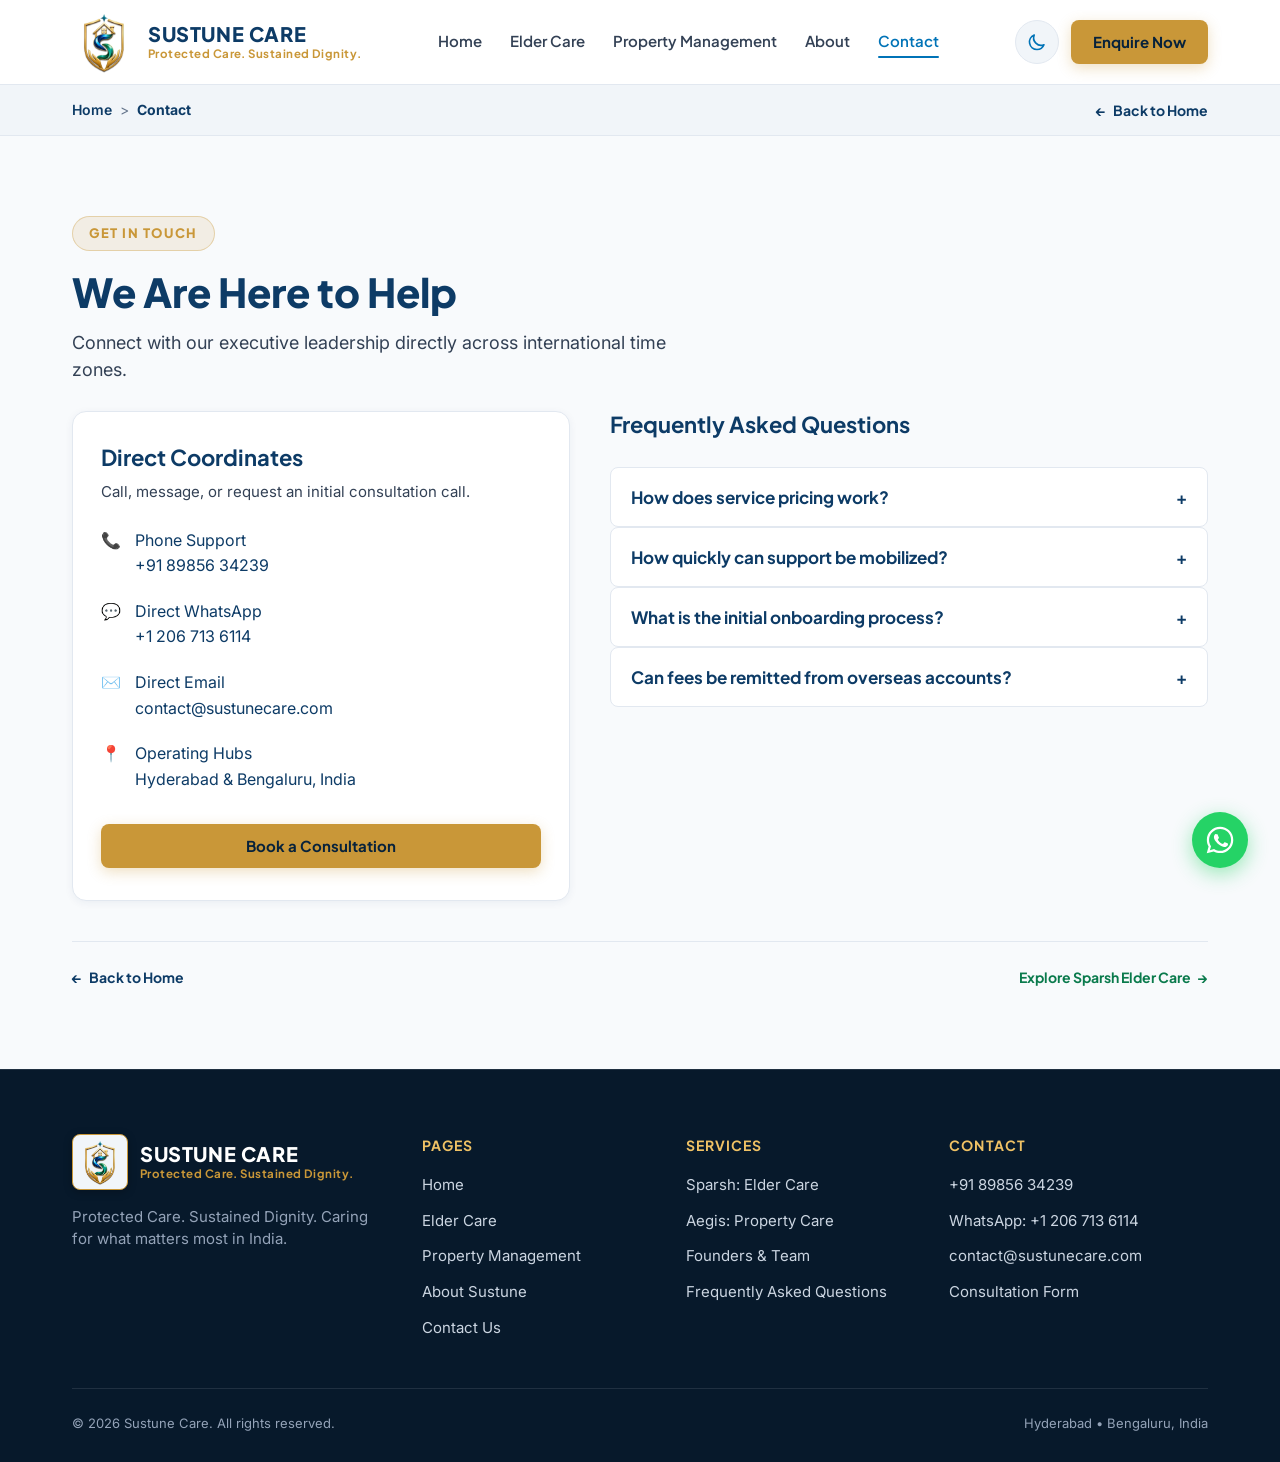
<file: contact.html>
<!DOCTYPE html>
<html lang="en" data-theme="light">
<head>
  <meta charset="UTF-8">
  <meta name="viewport" content="width=device-width, initial-scale=1">
  <meta http-equiv="X-UA-Compatible" content="IE=edge">
  
  <title>Contact Sustune Care | Direct Enquiries &amp; FAQ</title>
  <meta name="title" content="Contact Sustune Care | Direct Enquiries &amp; FAQ">
  <meta name="description" content="Reach our executive team directly via phone, WhatsApp, or consultation form. Operating across Hyderabad and Bengaluru.">
  <meta name="robots" content="index, follow">

  <!-- Open Graph -->
  <meta property="og:type" content="website">
  <meta property="og:url" content="https://www.sustunecare.com/contact.html">
  <meta property="og:title" content="Contact Sustune Care | Direct Enquiries &amp; FAQ">
  <meta property="og:description" content="Reach our team directly via phone, WhatsApp, or consultation form.">
  <meta property="og:image" content="assets/logo/sustune_emblem_@2x.webp">

  <!-- Favicons -->
  <link rel="icon" type="image/x-icon" href="assets/logo/favicon_32x32.ico">
  <link rel="icon" type="image/svg+xml" href="assets/logo/sustune_icon_favicon.svg">
  <link rel="apple-touch-icon" href="assets/logo/favicon_192x192.png">

  <!-- Fonts -->
  <link rel="preconnect" href="https://fonts.googleapis.com">
  <link rel="preconnect" href="https://fonts.gstatic.com" crossorigin>
  <link href="https://fonts.googleapis.com/css2?family=Inter:wght@400;500;600;700&family=Plus+Jakarta+Sans:wght@600;700;800&display=swap" rel="stylesheet">

  <script src="assets/js/theme-init.js"></script>
  <link rel="stylesheet" href="assets/css/style.css">
  <script src="assets/js/main.js" defer></script>
</head>
<body>
  <a href="#main-content" class="skip-link">Skip to main content</a>

  <!-- Header -->
  <header class="site-header" role="banner">
    <div class="container header-container">
      <!-- Brand Logo (Live Text + Full-Colour Emblem per Ram Sir) -->
      <a href="index.html" class="header-logo" aria-label="Sustune Care Home">
        <div class="logo-lockup">
          <img src="assets/logo/sustune_emblem_@2x.webp" alt="Sustune Care Emblem" width="64" height="64" class="logo-emblem">
          <div class="logo-text">
            <span class="logo-brand">SUSTUNE CARE</span>
            <span class="logo-tagline">Protected Care. Sustained Dignity.</span>
          </div>
        </div>
      </a>

      <!-- Desktop Navigation -->
      <nav class="desktop-nav" aria-label="Primary Navigation">
        <ul class="desktop-nav-list">
          <li><a href="index.html" class="desktop-nav-link">Home</a></li>
          <li><a href="elder-care.html" class="desktop-nav-link">Elder Care</a></li>
          <li><a href="property-management.html" class="desktop-nav-link">Property Management</a></li>
          <li><a href="about.html" class="desktop-nav-link">About</a></li>
          <li><a href="contact.html" class="desktop-nav-link is-active">Contact</a></li>
        </ul>
      </nav>

      <div class="header-actions">
        <!-- Theme Toggle (Icon-only 44px) -->
        <button type="button" id="theme-toggle-btn" class="theme-toggle-btn" aria-label="Switch theme" title="Switch to dark theme" aria-pressed="false">
          <span id="theme-toggle-icon" class="theme-icon icon-moon" aria-hidden="true"></span>
        </button>

        <a href="https://forms.gle/o1y5bqXmaM8fCLvF8" class="btn btn-primary header-enquire-btn btn-enquire" target="_blank" rel="noopener noreferrer">
          Enquire Now
        </a>

        <!-- Mobile Menu Toggle -->
        <button type="button" id="hamburger-btn" class="hamburger-btn" aria-label="Open mobile navigation menu" aria-expanded="false" aria-controls="mobile-drawer">
          <span class="hamburger-line" aria-hidden="true"></span>
          <span class="hamburger-line" aria-hidden="true"></span>
          <span class="hamburger-line" aria-hidden="true"></span>
        </button>
      </div>
    </div>
  </header>

  <!-- Mobile Drawer -->
  <div id="mobile-drawer-backdrop" class="mobile-drawer-backdrop" aria-hidden="true"></div>
  <aside id="mobile-drawer" class="mobile-drawer" aria-label="Mobile Navigation Drawer">
    <div class="mobile-drawer-header">
      <div class="logo-lockup">
        <img src="assets/logo/sustune_emblem_@2x.webp" alt="Sustune Care Emblem" width="48" height="48" class="logo-emblem">
        <div class="logo-text">
          <span class="logo-brand">SUSTUNE CARE</span>
          <span class="logo-tagline">Protected Care. Sustained Dignity.</span>
        </div>
      </div>
    </div>
    <nav class="mobile-drawer-nav" aria-label="Mobile Navigation">
      <a href="index.html" class="mobile-nav-link">Home</a>
      <a href="elder-care.html" class="mobile-nav-link">Elder Care</a>
      <a href="property-management.html" class="mobile-nav-link">Property Management</a>
      <a href="about.html" class="mobile-nav-link">About</a>
      <a href="contact.html" class="mobile-nav-link is-active">Contact</a>
    </nav>
    <div class="mobile-drawer-footer">
      <a href="https://forms.gle/o1y5bqXmaM8fCLvF8" class="btn btn-primary mobile-enquire-btn btn-enquire" target="_blank" rel="noopener noreferrer">
        Book a Consultation
      </a>
      <a href="https://wa.me/12067136114" class="btn btn-secondary" target="_blank" rel="noopener noreferrer">
        WhatsApp Us
      </a>
    </div>
  </aside>

  <!-- Breadcrumbs -->
  <nav class="breadcrumb-nav" aria-label="Breadcrumb">
    <div class="container breadcrumb-container">
      <ol class="breadcrumb-list">
        <li class="breadcrumb-item"><a href="index.html">Home</a></li>
        <li class="breadcrumb-separator" aria-hidden="true">&gt;</li>
        <li class="breadcrumb-item" aria-current="page">Contact</li>
      </ol>
      <a href="index.html" class="back-home-link" aria-label="Back to Home Page">
        <span aria-hidden="true">&larr;</span> Back to Home
      </a>
    </div>
  </nav>

  <main id="main-content">
    <section class="section-padding" aria-labelledby="contact-heading">
      <div class="container">
        <div class="section-header">
          <span class="hero-eyebrow">GET IN TOUCH</span>
          <h1 id="contact-heading" class="section-title">We Are Here to Help</h1>
          <p class="section-subline">Connect with our executive leadership directly across international time zones.</p>
        </div>

        <div class="contact-layout-grid">
          <!-- Direct Information Card -->
          <div class="contact-info-card">
            <h2 class="contact-info-title">Direct Coordinates</h2>
            <p class="contact-info-sub">Call, message, or request an initial consultation call.</p>

            <div class="contact-items-list">
              <!-- Phone -->
              <div class="contact-row">
                <span class="contact-row-icon" aria-hidden="true">📞</span>
                <div>
                  <div class="contact-row-label">Phone Support</div>
                  <div class="contact-row-val">
                    <a href="tel:+918985634239">+91 89856 34239</a>
                  </div>
                </div>
              </div>

              <!-- WhatsApp -->
              <div class="contact-row">
                <span class="contact-row-icon" aria-hidden="true">💬</span>
                <div>
                  <div class="contact-row-label">Direct WhatsApp</div>
                  <div class="contact-row-val">
                    <a href="https://wa.me/12067136114" target="_blank" rel="noopener noreferrer">+1 206 713 6114</a>
                  </div>
                </div>
              </div>

              <!-- Email -->
              <div class="contact-row">
                <span class="contact-row-icon" aria-hidden="true">✉️</span>
                <div>
                  <div class="contact-row-label">Direct Email</div>
                  <div class="contact-row-val">
                    <a href="mailto:contact@sustunecare.com">contact@sustunecare.com</a>
                  </div>
                </div>
              </div>

              <!-- Hubs -->
              <div class="contact-row">
                <span class="contact-row-icon" aria-hidden="true">📍</span>
                <div>
                  <div class="contact-row-label">Operating Hubs</div>
                  <div class="contact-row-val">Hyderabad &amp; Bengaluru, India</div>
                </div>
              </div>
            </div>

            <a href="https://forms.gle/o1y5bqXmaM8fCLvF8" class="btn btn-primary btn-enquire btn-full-width" target="_blank" rel="noopener noreferrer">
              Book a Consultation
            </a>
          </div>

          <!-- FAQ Accordion (Max 4 Questions) -->
          <div class="faq-section">
            <h2 class="faq-title">Frequently Asked Questions</h2>
            <div class="faq-wrap">
              <!-- Q1 -->
              <div class="faq-item">
                <button type="button" class="faq-trigger" aria-expanded="false" aria-controls="faq-ans-1">
                  <span>How does service pricing work?</span>
                  <span class="faq-icon" aria-hidden="true">+</span>
                </button>
                <div id="faq-ans-1" class="faq-panel" hidden="until-found">
                  Pricing is customized to your property type or specific parental care requirements. [Confirm with Sir] for exact tier schedules.
                </div>
              </div>

              <!-- Q2 -->
              <div class="faq-item">
                <button type="button" class="faq-trigger" aria-expanded="false" aria-controls="faq-ans-2">
                  <span>How quickly can support be mobilized?</span>
                  <span class="faq-icon" aria-hidden="true">+</span>
                </button>
                <div id="faq-ans-2" class="faq-panel" hidden="until-found">
                  Our local city coordinators mobilize immediately for parent health emergencies. Property inspections follow structured scheduled timelines. [Confirm with Sir]
                </div>
              </div>

              <!-- Q3 -->
              <div class="faq-item">
                <button type="button" class="faq-trigger" aria-expanded="false" aria-controls="faq-ans-3">
                  <span>What is the initial onboarding process?</span>
                  <span class="faq-icon" aria-hidden="true">+</span>
                </button>
                <div id="faq-ans-3" class="faq-panel" hidden="until-found">
                  We review your enquiry, schedule a preliminary consultation call, and assign a dedicated relationship manager. [Confirm with Sir]
                </div>
              </div>

              <!-- Q4 -->
              <div class="faq-item">
                <button type="button" class="faq-trigger" aria-expanded="false" aria-controls="faq-ans-4">
                  <span>Can fees be remitted from overseas accounts?</span>
                  <span class="faq-icon" aria-hidden="true">+</span>
                </button>
                <div id="faq-ans-4" class="faq-panel" hidden="until-found">
                  Yes, we accommodate international remittances and convenient domestic banking transfers. [Confirm with Sir]
                </div>
              </div>
            </div>
          </div>
        </div>

        <!-- Bottom Page Navigation Action -->
        <div class="page-nav-bar">
          <a href="index.html" class="back-home-link">
            <span aria-hidden="true">&larr;</span> Back to Home
          </a>
          <a href="elder-care.html" class="back-home-link back-home-link--emerald">
            Explore Sparsh Elder Care <span aria-hidden="true">&rarr;</span>
          </a>
        </div>
      </div>
    </section>
  </main>

  <!-- Footer -->
  <footer class="site-footer" role="contentinfo">
    <div class="container">
      <div class="footer-grid">
        <div class="footer-brand">
          <div class="logo-lockup footer-logo-lockup">
            <img src="assets/logo/sustune_emblem_@2x.webp" alt="Sustune Care Emblem" width="56" height="56" class="logo-emblem">
            <div class="logo-text">
              <span class="logo-brand">SUSTUNE CARE</span>
              <span class="logo-tagline">Protected Care. Sustained Dignity.</span>
            </div>
          </div>
          <p>Protected Care. Sustained Dignity. Caring for what matters most in India.</p>
        </div>
        <div>
          <div class="footer-title">Pages</div>
          <ul class="footer-links">
            <li><a href="index.html">Home</a></li>
            <li><a href="elder-care.html">Elder Care</a></li>
            <li><a href="property-management.html">Property Management</a></li>
            <li><a href="about.html">About Sustune</a></li>
            <li><a href="contact.html">Contact Us</a></li>
          </ul>
        </div>
        <div>
          <div class="footer-title">Services</div>
          <ul class="footer-links">
            <li><a href="elder-care.html">Sparsh: Elder Care</a></li>
            <li><a href="property-management.html">Aegis: Property Care</a></li>
            <li><a href="about.html">Founders &amp; Team</a></li>
            <li><a href="contact.html">Frequently Asked Questions</a></li>
          </ul>
        </div>
        <div>
          <div class="footer-title">Contact</div>
          <ul class="footer-links">
            <li><a href="tel:+918985634239">+91 89856 34239</a></li>
            <li><a href="https://wa.me/12067136114" target="_blank" rel="noopener noreferrer">WhatsApp: +1 206 713 6114</a></li>
            <li><a href="mailto:contact@sustunecare.com">contact@sustunecare.com</a></li>
            <li><a href="https://forms.gle/o1y5bqXmaM8fCLvF8" class="btn-enquire" target="_blank" rel="noopener noreferrer">Consultation Form</a></li>
          </ul>
        </div>
      </div>

      <div class="footer-bottom">
        <div>&copy; 2026 Sustune Care. All rights reserved.</div>
        <div>Hyderabad &bull; Bengaluru, India</div>
      </div>
    </div>
  </footer>

  <!-- Floating WhatsApp Action (Desktop only per Ram Sir) -->
  <a href="https://wa.me/12067136114" class="floating-whatsapp" aria-label="Chat with Sustune Care on WhatsApp" target="_blank" rel="noopener noreferrer">
    <svg class="whatsapp-svg-icon" viewBox="0 0 24 24" aria-hidden="true">
      <path d="M12.04 2C6.58 2 2.13 6.45 2.13 11.91C2.13 13.66 2.59 15.36 3.45 16.86L2.05 22L7.3 20.62C8.75 21.41 10.38 21.83 12.04 21.83C17.5 21.83 21.95 17.38 21.95 11.92C21.95 9.27 20.92 6.78 19.05 4.91C17.18 3.03 14.69 2 12.04 2M12.05 3.67C14.25 3.67 16.31 4.53 17.87 6.09C19.42 7.65 20.28 9.72 20.28 11.92C20.28 16.46 16.58 20.15 12.04 20.15C10.56 20.15 9.11 19.76 7.85 19L7.55 18.83L4.43 19.65L5.26 16.61L5.06 16.29C4.24 14.99 3.81 13.47 3.81 11.91C3.81 7.37 7.5 3.67 12.05 3.67M9.05 7.42C8.88 7.42 8.6 7.49 8.36 7.75C8.12 8.01 7.44 8.65 7.44 9.94C7.44 11.23 8.38 12.48 8.51 12.65C8.65 12.82 10.36 15.46 12.97 16.59C13.59 16.86 14.07 17.02 14.45 17.14C15.07 17.34 15.64 17.31 16.09 17.24C16.59 17.17 17.62 16.62 17.83 16.02C18.04 15.42 18.04 14.91 17.98 14.8C17.92 14.69 17.75 14.63 17.49 14.5C17.24 14.37 16 13.76 15.77 13.68C15.54 13.59 15.37 13.55 15.2 13.81C15.03 14.06 14.55 14.63 14.4 14.8C14.25 14.97 14.1 15 13.85 14.87C13.6 14.74 12.79 14.48 11.83 13.63C11.08 12.96 10.58 12.14 10.43 11.89C10.28 11.64 10.41 11.5 10.54 11.37C10.65 11.26 10.79 11.08 10.92 10.93C11.05 10.78 11.09 10.67 11.18 10.5C11.27 10.33 11.23 10.18 11.16 10.05C11.09 9.92 10.58 8.68 10.37 8.16C10.16 7.66 9.95 7.73 9.79 7.72C9.64 7.71 9.47 7.71 9.3 7.71L9.05 7.42Z" />
    </svg>
  </a>

  <!-- Mobile Sticky Bottom Bar (Mobile only, hidden on desktop) -->
  <div class="mobile-sticky-bar" role="region" aria-label="Quick contact">
    <a href="tel:+918985634239" class="sticky-bar-btn sticky-bar-call" aria-label="Call Sustune Care">
      <svg class="sticky-bar-icon" viewBox="0 0 24 24" aria-hidden="true"><path d="M6.62 10.79a15.05 15.05 0 006.59 6.59l2.2-2.2a1 1 0 011.02-.24 11.72 11.72 0 003.68.59 1 1 0 011 1V20a1 1 0 01-1 1A17 17 0 013 4a1 1 0 011-1h3.5a1 1 0 011 1 11.72 11.72 0 00.59 3.68 1 1 0 01-.24 1.02l-2.23 2.09z"/></svg>
      <span>Call us</span>
    </a>
    <a href="https://wa.me/12067136114" class="sticky-bar-btn sticky-bar-whatsapp" target="_blank" rel="noopener noreferrer" aria-label="Chat with Sustune Care on WhatsApp">
      <svg class="sticky-bar-icon" viewBox="0 0 24 24" aria-hidden="true"><path d="M12.04 2C6.58 2 2.13 6.45 2.13 11.91C2.13 13.66 2.59 15.36 3.45 16.86L2.05 22L7.3 20.62C8.75 21.41 10.38 21.83 12.04 21.83C17.5 21.83 21.95 17.38 21.95 11.92C21.95 9.27 20.92 6.78 19.05 4.91C17.18 3.03 14.69 2 12.04 2M12.05 3.67C14.25 3.67 16.31 4.53 17.87 6.09C19.42 7.65 20.28 9.72 20.28 11.92C20.28 16.46 16.58 20.15 12.04 20.15C10.56 20.15 9.11 19.76 7.85 19L7.55 18.83L4.43 19.65L5.26 16.61L5.06 16.29C4.24 14.99 3.81 13.47 3.81 11.91C3.81 7.37 7.5 3.67 12.05 3.67M9.05 7.42C8.88 7.42 8.6 7.49 8.36 7.75C8.12 8.01 7.44 8.65 7.44 9.94C7.44 11.23 8.38 12.48 8.51 12.65C8.65 12.82 10.36 15.46 12.97 16.59C13.59 16.86 14.07 17.02 14.45 17.14C15.07 17.34 15.64 17.31 16.09 17.24C16.59 17.17 17.62 16.62 17.83 16.02C18.04 15.42 18.04 14.91 17.98 14.8C17.92 14.69 17.75 14.63 17.49 14.5C17.24 14.37 16 13.76 15.77 13.68C15.54 13.59 15.37 13.55 15.2 13.81C15.03 14.06 14.55 14.63 14.4 14.8C14.25 14.97 14.1 15 13.85 14.87C13.6 14.74 12.79 14.48 11.83 13.63C11.08 12.96 10.58 12.14 10.43 11.89C10.28 11.64 10.41 11.5 10.54 11.37C10.65 11.26 10.79 11.08 10.92 10.93C11.05 10.78 11.09 10.67 11.18 10.5C11.27 10.33 11.23 10.18 11.16 10.05C11.09 9.92 10.58 8.68 10.37 8.16C10.16 7.66 9.95 7.73 9.79 7.72C9.64 7.71 9.47 7.71 9.3 7.71L9.05 7.42Z" />
    </svg>
  </a>
  </div>

  <!-- Accessible Video Modal Player (Fixed Overlay) -->
  <div id="video-modal" class="video-modal" role="dialog" aria-modal="true" aria-hidden="true" hidden aria-labelledby="video-modal-title">
    <div id="video-modal-backdrop" class="video-modal-backdrop" aria-hidden="true"></div>
    <div class="video-modal-container">
      <div class="video-modal-header">
        <h2 id="video-modal-title" class="video-modal-title">Sustune Care Story</h2>
        <button type="button" id="video-modal-close-btn" class="video-modal-close" aria-label="Close video player">&times;</button>
      </div>
      <div class="video-modal-player-wrap">
        <video id="modal-video-element" class="modal-video-element" controls playsinline preload="metadata">
          <source id="modal-video-source" src="assets/video/intro.mp4" type="video/mp4">
          <track src="assets/video/captions-placeholder.vtt" kind="captions" srclang="en" label="English">
        </video>
      </div>
    </div>
  </div>
</body>
</html>
</file>
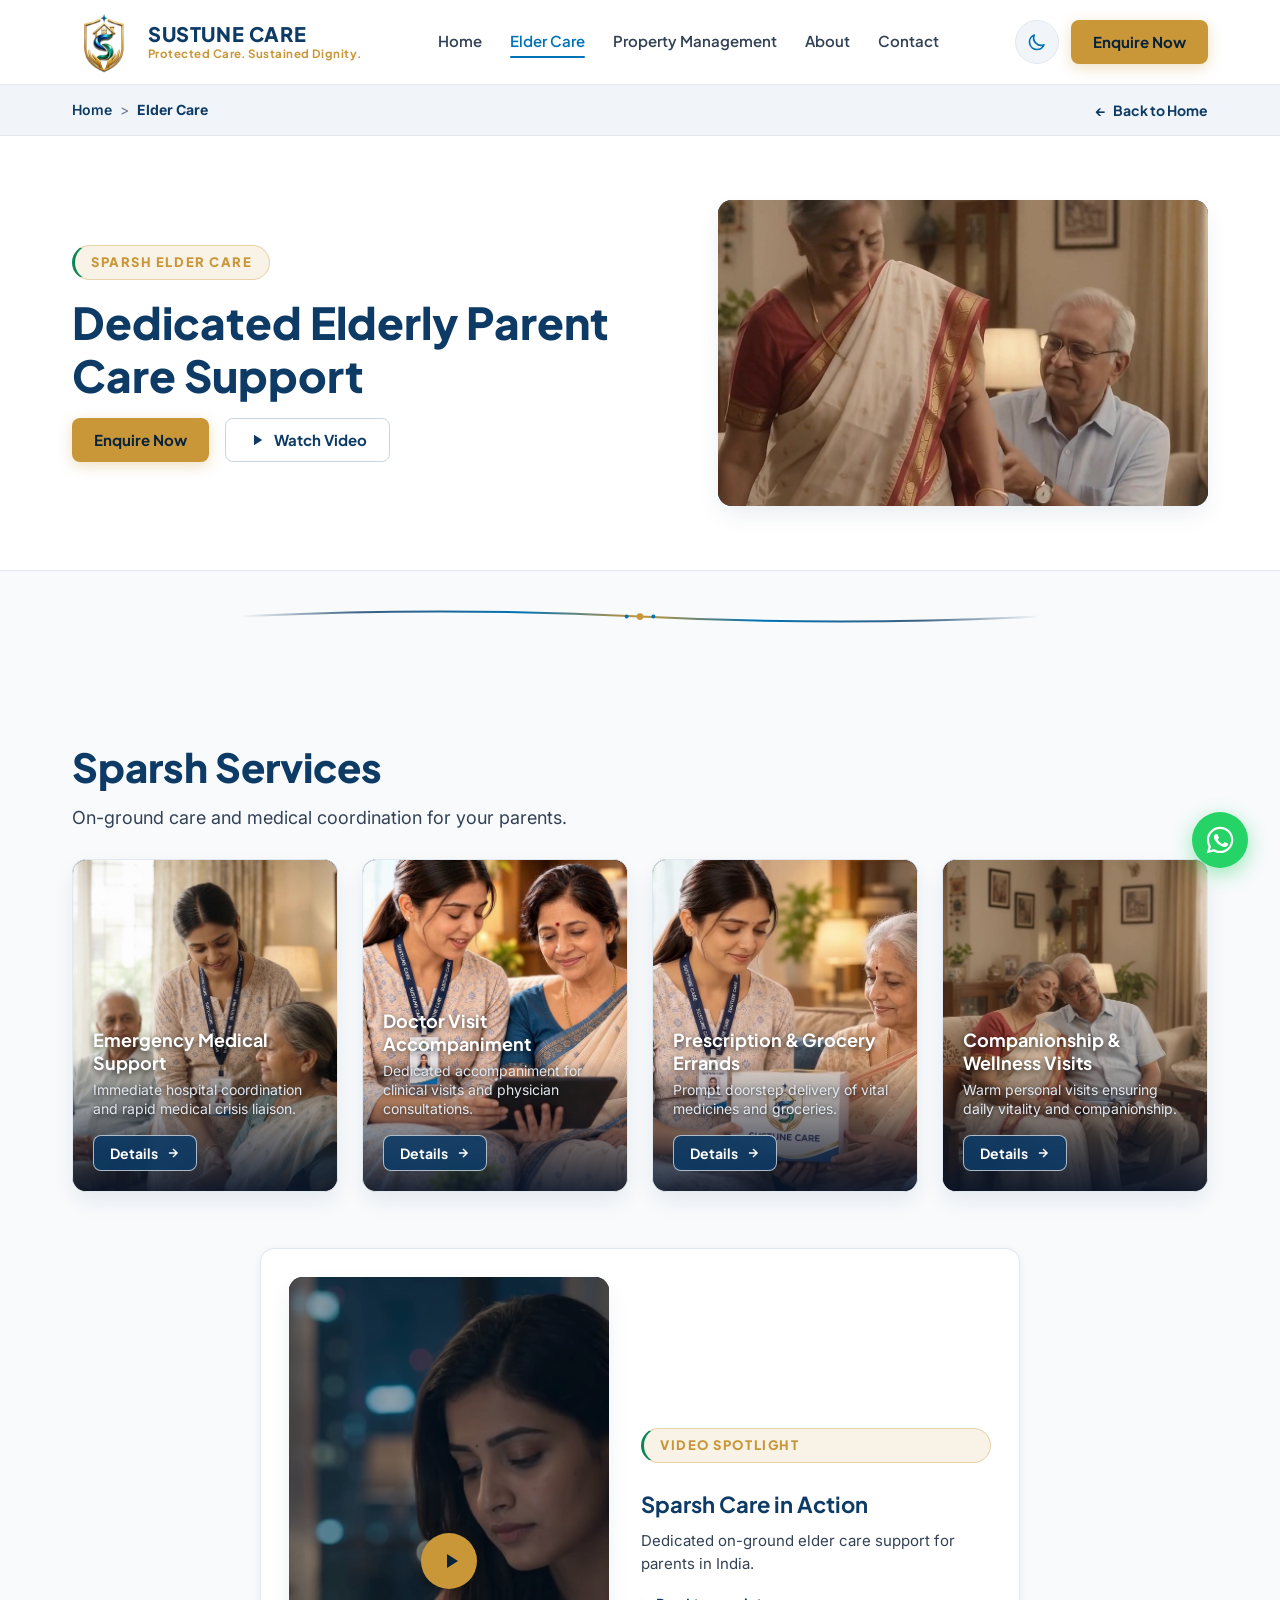
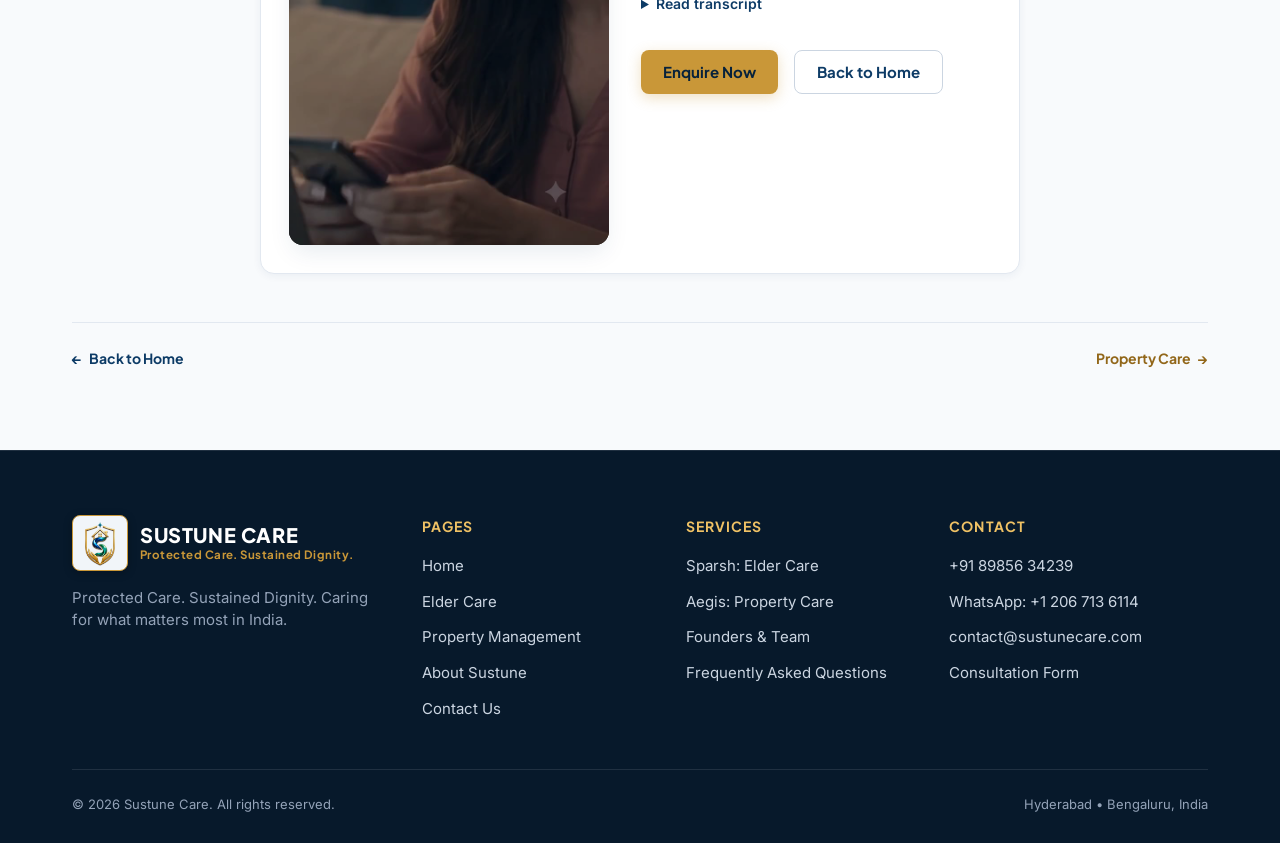
<file: elder-care.html>
<!DOCTYPE html>
<html lang="en" data-theme="light">
<head>
  <meta charset="UTF-8">
  <meta name="viewport" content="width=device-width, initial-scale=1">
  <meta http-equiv="X-UA-Compatible" content="IE=edge">
  
  <title>Sparsh Elder Care | Sustune Care</title>
  <meta name="title" content="Sparsh Elder Care | Sustune Care">
  <meta name="description" content="Dedicated, compassionate elderly parent care for NRIs. Emergency coordination, doctor accompaniment, errands, and regular companionship.">
  <meta name="robots" content="index, follow">

  <!-- Open Graph -->
  <meta property="og:type" content="website">
  <meta property="og:url" content="https://www.sustunecare.com/elder-care.html">
  <meta property="og:title" content="Sparsh Elder Care | Sustune Care">
  <meta property="og:description" content="Compassionate on-ground elder care for your parents in India.">
  <meta property="og:image" content="assets/photos/elder-care-hero.jpg">

  <!-- Favicons -->
  <link rel="icon" type="image/x-icon" href="assets/logo/favicon_32x32.ico">
  <link rel="icon" type="image/svg+xml" href="assets/logo/sustune_icon_favicon.svg">
  <link rel="apple-touch-icon" href="assets/logo/favicon_192x192.png">

  <!-- Fonts -->
  <link rel="preconnect" href="https://fonts.googleapis.com">
  <link rel="preconnect" href="https://fonts.gstatic.com" crossorigin>
  <link href="https://fonts.googleapis.com/css2?family=Inter:wght@400;500;600;700&family=Plus+Jakarta+Sans:wght@600;700;800&display=swap" rel="stylesheet">

  <script src="assets/js/theme-init.js"></script>
  <link rel="stylesheet" href="assets/css/style.css">
  <script src="assets/js/main.js" defer></script>
</head>
<body>
  <a href="#main-content" class="skip-link">Skip to main content</a>

  <!-- Header -->
  <header class="site-header" role="banner">
    <div class="container header-container">
      <!-- Brand Logo (Live Text + Full-Colour Emblem per Ram Sir) -->
      <a href="index.html" class="header-logo" aria-label="Sustune Care Home">
        <div class="logo-lockup">
          <img src="assets/logo/sustune_emblem_@2x.webp" alt="Sustune Care Emblem" width="64" height="64" class="logo-emblem">
          <div class="logo-text">
            <span class="logo-brand">SUSTUNE CARE</span>
            <span class="logo-tagline">Protected Care. Sustained Dignity.</span>
          </div>
        </div>
      </a>

      <!-- Desktop Navigation -->
      <nav class="desktop-nav" aria-label="Primary Navigation">
        <ul class="desktop-nav-list">
          <li><a href="index.html" class="desktop-nav-link">Home</a></li>
          <li><a href="elder-care.html" class="desktop-nav-link is-active">Elder Care</a></li>
          <li><a href="property-management.html" class="desktop-nav-link">Property Management</a></li>
          <li><a href="about.html" class="desktop-nav-link">About</a></li>
          <li><a href="contact.html" class="desktop-nav-link">Contact</a></li>
        </ul>
      </nav>

      <div class="header-actions">
        <!-- Theme Toggle (Icon-only 44px) -->
        <button type="button" id="theme-toggle-btn" class="theme-toggle-btn" aria-label="Switch theme" title="Switch to dark theme" aria-pressed="false">
          <span id="theme-toggle-icon" class="theme-icon icon-moon" aria-hidden="true"></span>
        </button>

        <a href="https://forms.gle/o1y5bqXmaM8fCLvF8" class="btn btn-primary header-enquire-btn btn-enquire" target="_blank" rel="noopener noreferrer">
          Enquire Now
        </a>

        <!-- Mobile Menu Toggle -->
        <button type="button" id="hamburger-btn" class="hamburger-btn" aria-label="Open mobile navigation menu" aria-expanded="false" aria-controls="mobile-drawer">
          <span class="hamburger-line" aria-hidden="true"></span>
          <span class="hamburger-line" aria-hidden="true"></span>
          <span class="hamburger-line" aria-hidden="true"></span>
        </button>
      </div>
    </div>
  </header>

  <!-- Mobile Drawer -->
  <div id="mobile-drawer-backdrop" class="mobile-drawer-backdrop" aria-hidden="true"></div>
  <aside id="mobile-drawer" class="mobile-drawer" aria-label="Mobile Navigation Drawer">
    <div class="mobile-drawer-header">
      <div class="logo-lockup">
        <img src="assets/logo/sustune_emblem_@2x.webp" alt="Sustune Care Emblem" width="48" height="48" class="logo-emblem">
        <div class="logo-text">
          <span class="logo-brand">SUSTUNE CARE</span>
          <span class="logo-tagline">Protected Care. Sustained Dignity.</span>
        </div>
      </div>
    </div>
    <nav class="mobile-drawer-nav" aria-label="Mobile Navigation">
      <a href="index.html" class="mobile-nav-link">Home</a>
      <a href="elder-care.html" class="mobile-nav-link is-active">Elder Care</a>
      <a href="property-management.html" class="mobile-nav-link">Property Management</a>
      <a href="about.html" class="mobile-nav-link">About</a>
      <a href="contact.html" class="mobile-nav-link">Contact</a>
    </nav>
    <div class="mobile-drawer-footer">
      <a href="https://forms.gle/o1y5bqXmaM8fCLvF8" class="btn btn-primary mobile-enquire-btn btn-enquire" target="_blank" rel="noopener noreferrer">
        Book a Consultation
      </a>
      <a href="https://wa.me/12067136114" class="btn btn-secondary" target="_blank" rel="noopener noreferrer">
        WhatsApp Us
      </a>
    </div>
  </aside>

  <!-- Breadcrumbs -->
  <nav class="breadcrumb-nav" aria-label="Breadcrumb">
    <div class="container breadcrumb-container">
      <ol class="breadcrumb-list">
        <li class="breadcrumb-item"><a href="index.html">Home</a></li>
        <li class="breadcrumb-separator" aria-hidden="true">&gt;</li>
        <li class="breadcrumb-item" aria-current="page">Elder Care</li>
      </ol>
      <a href="index.html" class="back-home-link" aria-label="Back to Home Page">
        <span aria-hidden="true">&larr;</span> Back to Home
      </a>
    </div>
  </nav>

  <main id="main-content">
    <!-- Hero Section -->
    <section class="inner-hero" aria-labelledby="elder-care-title">
      <div class="container">
        <div class="inner-hero-grid">
          <div>
            <span class="hero-eyebrow badge-emerald">SPARSH ELDER CARE</span>
            <h1 id="elder-care-title" class="inner-hero-title">Dedicated Elderly Parent Care Support</h1>
            <div class="video-actions">
              <a href="https://forms.gle/o1y5bqXmaM8fCLvF8" class="btn btn-primary btn-enquire" target="_blank" rel="noopener noreferrer">
                Enquire Now
              </a>
              <button type="button" class="btn btn-secondary btn-play-icon js-video-modal-trigger" data-video-src="assets/video/elder-care.mp4" data-video-title="Sparsh Elder Care in Action" data-video-poster="assets/video/elder-care-poster.jpg" aria-haspopup="dialog" aria-controls="video-modal">
                <svg class="play-svg-icon" viewBox="0 0 24 24" aria-hidden="true"><path d="M8 5v14l11-7z"/></svg>
                <span>Watch Video</span>
              </button>
            </div>
          </div>
          <div class="inner-hero-img-wrap">
            <img src="assets/photos/elder-care-hero.jpg" alt="Compassionate attendant supporting an elderly parent" width="800" height="600" class="inner-hero-img">
          </div>
        </div>
      </div>
    </section>

    <div class="brand-ribbon-divider" aria-hidden="true">
      <img src="assets/logo/ribbon-divider.svg" alt="" width="600" height="20" loading="lazy">
    </div>

    <!-- 4 Interactive Photo Service Tiles (>= 60% Photo area per Ram Sir) -->
    <section class="section-padding" aria-labelledby="services-title">
      <div class="container">
        <div class="section-header">
          <h2 id="services-title" class="section-title">Sparsh Services</h2>
          <p class="section-subline">On-ground care and medical coordination for your parents.</p>
        </div>
        <div class="service-tiles-grid">
          <!-- Photo Tile 1 -->
          <div class="service-photo-tile">
            <div class="service-tile-media">
              <img src="assets/photos/elder-tile-1.jpg" alt="Dedicated hospital coordination and bedside support" width="1080" height="1350" class="service-tile-img tile-pos-elder-1" loading="lazy">
              <div class="service-tile-gradient" aria-hidden="true"></div>
            </div>
            <div class="service-tile-overlay-content">
              <h3 class="service-tile-title">Emergency Medical Support</h3>
              <p class="service-tile-desc">Immediate hospital coordination and rapid medical crisis liaison.</p>
              <button type="button" class="btn-tile-details js-tile-trigger" aria-haspopup="dialog" aria-controls="modal-sparsh-emergency" aria-label="Details for Emergency Medical Support">
                <span>Details</span>
                <svg class="tile-arrow-icon" viewBox="0 0 24 24" aria-hidden="true"><path d="M5 12h14M12 5l7 7-7 7"/></svg>
              </button>
            </div>
          </div>

          <!-- Photo Tile 2 -->
          <div class="service-photo-tile">
            <div class="service-tile-media">
              <img src="assets/photos/elder-tile-2.jpg" alt="Compassionate escort to diagnostic clinic" width="1080" height="1350" class="service-tile-img tile-pos-elder-2" loading="lazy">
              <div class="service-tile-gradient" aria-hidden="true"></div>
            </div>
            <div class="service-tile-overlay-content">
              <h3 class="service-tile-title">Doctor Visit Accompaniment</h3>
              <p class="service-tile-desc">Dedicated accompaniment for clinical visits and physician consultations.</p>
              <button type="button" class="btn-tile-details js-tile-trigger" aria-haspopup="dialog" aria-controls="modal-sparsh-doctor" aria-label="Details for Doctor Visit Accompaniment">
                <span>Details</span>
                <svg class="tile-arrow-icon" viewBox="0 0 24 24" aria-hidden="true"><path d="M5 12h14M12 5l7 7-7 7"/></svg>
              </button>
            </div>
          </div>

          <!-- Photo Tile 3 -->
          <div class="service-photo-tile">
            <div class="service-tile-media">
              <img src="assets/photos/elder-tile-3.jpg" alt="Pharmacy and fresh grocery delivery" width="1080" height="1350" class="service-tile-img tile-pos-elder-3" loading="lazy">
              <div class="service-tile-gradient" aria-hidden="true"></div>
            </div>
            <div class="service-tile-overlay-content">
              <h3 class="service-tile-title">Prescription &amp; Grocery Errands</h3>
              <p class="service-tile-desc">Prompt doorstep delivery of vital medicines and groceries.</p>
              <button type="button" class="btn-tile-details js-tile-trigger" aria-haspopup="dialog" aria-controls="modal-sparsh-errands" aria-label="Details for Prescription and Grocery Errands">
                <span>Details</span>
                <svg class="tile-arrow-icon" viewBox="0 0 24 24" aria-hidden="true"><path d="M5 12h14M12 5l7 7-7 7"/></svg>
              </button>
            </div>
          </div>

          <!-- Photo Tile 4 -->
          <div class="service-photo-tile">
            <div class="service-tile-media">
              <img src="assets/photos/elder-tile-4.jpg" alt="Attendant sharing a warm smile with elderly resident" width="1080" height="1350" class="service-tile-img tile-pos-elder-4" loading="lazy">
              <div class="service-tile-gradient" aria-hidden="true"></div>
            </div>
            <div class="service-tile-overlay-content">
              <h3 class="service-tile-title">Companionship &amp; Wellness Visits</h3>
              <p class="service-tile-desc">Warm personal visits ensuring daily vitality and companionship.</p>
              <button type="button" class="btn-tile-details js-tile-trigger" aria-haspopup="dialog" aria-controls="modal-sparsh-wellness" aria-label="Details for Companionship and Wellness Visits">
                <span>Details</span>
                <svg class="tile-arrow-icon" viewBox="0 0 24 24" aria-hidden="true"><path d="M5 12h14M12 5l7 7-7 7"/></svg>
              </button>
            </div>
          </div>
        </div>

        <!-- Compact Video Card (No large empty space) -->
        <div class="compact-video-card">
          <div class="compact-video-thumb-wrap js-video-modal-trigger" data-video-src="assets/video/elder-care.mp4" data-video-title="Sparsh Elder Care in Action" data-video-poster="assets/video/elder-care-poster.jpg" role="button" tabindex="0" aria-label="Play Sparsh Elder Care video">
            <img src="assets/video/elder-care-poster.jpg" alt="Sparsh Elder Care preview thumbnail" width="260" height="462" class="compact-video-thumb-img" loading="lazy">
            <div class="compact-video-play-overlay" aria-hidden="true">
              <div class="compact-video-play-badge">
                <svg viewBox="0 0 24 24" aria-hidden="true"><path d="M8 5v14l11-7z"/></svg>
              </div>
            </div>
          </div>
          <div class="compact-video-meta">
            <span class="hero-eyebrow badge-emerald">VIDEO SPOTLIGHT</span>
            <h3 class="compact-video-title">Sparsh Care in Action</h3>
            <p class="compact-video-desc">Dedicated on-ground elder care support for parents in India.</p>
            
            <details class="video-transcript">
              <summary>Read transcript</summary>
              <p>Transcript coming soon.</p>
            </details>

            <div class="video-actions">
              <a href="https://forms.gle/o1y5bqXmaM8fCLvF8" class="btn btn-primary btn-enquire" target="_blank" rel="noopener noreferrer">
                Enquire Now
              </a>
              <a href="index.html" class="btn btn-secondary">
                Back to Home
              </a>
            </div>
          </div>
        </div>

        <!-- Bottom Page Navigation Action -->
        <div class="page-nav-bar">
          <a href="index.html" class="back-home-link">
            <span aria-hidden="true">&larr;</span> Back to Home
          </a>
          <a href="property-management.html" class="back-home-link back-home-link--gold">
            Property Care <span aria-hidden="true">&rarr;</span>
          </a>
        </div>
      </div>
    </section>
  </main>

  <!-- Modals for Sparsh Service Tiles -->
  <!-- Modal 1: Emergency -->
  <div id="modal-sparsh-emergency" class="tile-modal" role="dialog" aria-modal="true" aria-hidden="true" aria-labelledby="modal-sparsh-emergency-title">
    <div class="tile-modal-backdrop"></div>
    <div class="tile-modal-card">
      <button type="button" class="tile-modal-close" aria-label="Close details dialog">&times;</button>
      <h3 id="modal-sparsh-emergency-title" class="tile-modal-title">Emergency Medical Support</h3>
      <p class="tile-modal-subtitle">Dedicated on-ground coordination during critical health situations.</p>
      <ul class="tile-modal-bullets">
        <li>Urgent hospital coordination and on-site support.</li>
        <li>Direct communication liaison for overseas family members.</li>
        <li>Assistance with admission formalities and preliminary care logistics.</li>
      </ul>
      <a href="https://forms.gle/o1y5bqXmaM8fCLvF8" class="btn btn-primary btn-enquire" target="_blank" rel="noopener noreferrer">
        Book a Consultation
      </a>
    </div>
  </div>

  <!-- Modal 2: Doctor Visit -->
  <div id="modal-sparsh-doctor" class="tile-modal" role="dialog" aria-modal="true" aria-hidden="true" aria-labelledby="modal-sparsh-doctor-title">
    <div class="tile-modal-backdrop"></div>
    <div class="tile-modal-card">
      <button type="button" class="tile-modal-close" aria-label="Close details dialog">&times;</button>
      <h3 id="modal-sparsh-doctor-title" class="tile-modal-title">Doctor Visit Accompaniment</h3>
      <p class="tile-modal-subtitle">Gentle, dignified guidance for outpatient and diagnostic consultations.</p>
      <ul class="tile-modal-bullets">
        <li>Dedicated door-to-door escort for clinic and hospital appointments.</li>
        <li>Clear note-taking of physician instructions and care guidance.</li>
        <li>Assistance with diagnostic tests and report collection.</li>
      </ul>
      <a href="https://forms.gle/o1y5bqXmaM8fCLvF8" class="btn btn-primary btn-enquire" target="_blank" rel="noopener noreferrer">
        Book a Consultation
      </a>
    </div>
  </div>

  <!-- Modal 3: Errands -->
  <div id="modal-sparsh-errands" class="tile-modal" role="dialog" aria-modal="true" aria-hidden="true" aria-labelledby="modal-sparsh-errands-title">
    <div class="tile-modal-backdrop"></div>
    <div class="tile-modal-card">
      <button type="button" class="tile-modal-close" aria-label="Close details dialog">&times;</button>
      <h3 id="modal-sparsh-errands-title" class="tile-modal-title">Prescription &amp; Grocery Errands</h3>
      <p class="tile-modal-subtitle">Reliable domestic logistics relieving your parents of daily friction.</p>
      <ul class="tile-modal-bullets">
        <li>Routine fulfillment of authentic prescribed medications.</li>
        <li>Fresh groceries, fruits, and household essentials doorstep delivery.</li>
        <li>Coordinated errands aligned with your parents' dietary preferences.</li>
      </ul>
      <a href="https://forms.gle/o1y5bqXmaM8fCLvF8" class="btn btn-primary btn-enquire" target="_blank" rel="noopener noreferrer">
        Book a Consultation
      </a>
    </div>
  </div>

  <!-- Modal 4: Wellness -->
  <div id="modal-sparsh-wellness" class="tile-modal" role="dialog" aria-modal="true" aria-hidden="true" aria-labelledby="modal-sparsh-wellness-title">
    <div class="tile-modal-backdrop"></div>
    <div class="tile-modal-card">
      <button type="button" class="tile-modal-close" aria-label="Close details dialog">&times;</button>
      <h3 id="modal-sparsh-wellness-title" class="tile-modal-title">Companionship &amp; Wellness Visits</h3>
      <p class="tile-modal-subtitle">Heartfelt personal visits bringing warmth and emotional security.</p>
      <ul class="tile-modal-bullets">
        <li>Friendly visits offering conversation, leisure, and engagement.</li>
        <li>Accompanied walks, park visits, or gentle mobility support.</li>
        <li>Regular family wellbeing summaries shared with overseas children.</li>
      </ul>
      <a href="https://forms.gle/o1y5bqXmaM8fCLvF8" class="btn btn-primary btn-enquire" target="_blank" rel="noopener noreferrer">
        Book a Consultation
      </a>
    </div>
  </div>

  <!-- Footer -->
  <footer class="site-footer" role="contentinfo">
    <div class="container">
      <div class="footer-grid">
        <div class="footer-brand">
          <div class="logo-lockup footer-logo-lockup">
            <img src="assets/logo/sustune_emblem_@2x.webp" alt="Sustune Care Emblem" width="56" height="56" class="logo-emblem">
            <div class="logo-text">
              <span class="logo-brand">SUSTUNE CARE</span>
              <span class="logo-tagline">Protected Care. Sustained Dignity.</span>
            </div>
          </div>
          <p>Protected Care. Sustained Dignity. Caring for what matters most in India.</p>
        </div>
        <div>
          <div class="footer-title">Pages</div>
          <ul class="footer-links">
            <li><a href="index.html">Home</a></li>
            <li><a href="elder-care.html">Elder Care</a></li>
            <li><a href="property-management.html">Property Management</a></li>
            <li><a href="about.html">About Sustune</a></li>
            <li><a href="contact.html">Contact Us</a></li>
          </ul>
        </div>
        <div>
          <div class="footer-title">Services</div>
          <ul class="footer-links">
            <li><a href="elder-care.html">Sparsh: Elder Care</a></li>
            <li><a href="property-management.html">Aegis: Property Care</a></li>
            <li><a href="about.html">Founders &amp; Team</a></li>
            <li><a href="contact.html">Frequently Asked Questions</a></li>
          </ul>
        </div>
        <div>
          <div class="footer-title">Contact</div>
          <ul class="footer-links">
            <li><a href="tel:+918985634239">+91 89856 34239</a></li>
            <li><a href="https://wa.me/12067136114" target="_blank" rel="noopener noreferrer">WhatsApp: +1 206 713 6114</a></li>
            <li><a href="mailto:contact@sustunecare.com">contact@sustunecare.com</a></li>
            <li><a href="https://forms.gle/o1y5bqXmaM8fCLvF8" class="btn-enquire" target="_blank" rel="noopener noreferrer">Consultation Form</a></li>
          </ul>
        </div>
      </div>

      <div class="footer-bottom">
        <div>&copy; 2026 Sustune Care. All rights reserved.</div>
        <div>Hyderabad &bull; Bengaluru, India</div>
      </div>
    </div>
  </footer>

  <!-- Floating WhatsApp Action (Desktop only per Ram Sir) -->
  <a href="https://wa.me/12067136114" class="floating-whatsapp" aria-label="Chat with Sustune Care on WhatsApp" target="_blank" rel="noopener noreferrer">
    <svg class="whatsapp-svg-icon" viewBox="0 0 24 24" aria-hidden="true">
      <path d="M12.04 2C6.58 2 2.13 6.45 2.13 11.91C2.13 13.66 2.59 15.36 3.45 16.86L2.05 22L7.3 20.62C8.75 21.41 10.38 21.83 12.04 21.83C17.5 21.83 21.95 17.38 21.95 11.92C21.95 9.27 20.92 6.78 19.05 4.91C17.18 3.03 14.69 2 12.04 2M12.05 3.67C14.25 3.67 16.31 4.53 17.87 6.09C19.42 7.65 20.28 9.72 20.28 11.92C20.28 16.46 16.58 20.15 12.04 20.15C10.56 20.15 9.11 19.76 7.85 19L7.55 18.83L4.43 19.65L5.26 16.61L5.06 16.29C4.24 14.99 3.81 13.47 3.81 11.91C3.81 7.37 7.5 3.67 12.05 3.67M9.05 7.42C8.88 7.42 8.6 7.49 8.36 7.75C8.12 8.01 7.44 8.65 7.44 9.94C7.44 11.23 8.38 12.48 8.51 12.65C8.65 12.82 10.36 15.46 12.97 16.59C13.59 16.86 14.07 17.02 14.45 17.14C15.07 17.34 15.64 17.31 16.09 17.24C16.59 17.17 17.62 16.62 17.83 16.02C18.04 15.42 18.04 14.91 17.98 14.8C17.92 14.69 17.75 14.63 17.49 14.5C17.24 14.37 16 13.76 15.77 13.68C15.54 13.59 15.37 13.55 15.2 13.81C15.03 14.06 14.55 14.63 14.4 14.8C14.25 14.97 14.1 15 13.85 14.87C13.6 14.74 12.79 14.48 11.83 13.63C11.08 12.96 10.58 12.14 10.43 11.89C10.28 11.64 10.41 11.5 10.54 11.37C10.65 11.26 10.79 11.08 10.92 10.93C11.05 10.78 11.09 10.67 11.18 10.5C11.27 10.33 11.23 10.18 11.16 10.05C11.09 9.92 10.58 8.68 10.37 8.16C10.16 7.66 9.95 7.73 9.79 7.72C9.64 7.71 9.47 7.71 9.3 7.71L9.05 7.42Z" />
    </svg>
  </a>

  <!-- Mobile Sticky Bottom Bar (Mobile only, hidden on desktop) -->
  <div class="mobile-sticky-bar" role="region" aria-label="Quick contact">
    <a href="tel:+918985634239" class="sticky-bar-btn sticky-bar-call" aria-label="Call Sustune Care">
      <svg class="sticky-bar-icon" viewBox="0 0 24 24" aria-hidden="true"><path d="M6.62 10.79a15.05 15.05 0 006.59 6.59l2.2-2.2a1 1 0 011.02-.24 11.72 11.72 0 003.68.59 1 1 0 011 1V20a1 1 0 01-1 1A17 17 0 013 4a1 1 0 011-1h3.5a1 1 0 011 1 11.72 11.72 0 00.59 3.68 1 1 0 01-.24 1.02l-2.23 2.09z"/></svg>
      <span>Call us</span>
    </a>
    <a href="https://wa.me/12067136114" class="sticky-bar-btn sticky-bar-whatsapp" target="_blank" rel="noopener noreferrer" aria-label="Chat with Sustune Care on WhatsApp">
      <svg class="sticky-bar-icon" viewBox="0 0 24 24" aria-hidden="true"><path d="M12.04 2C6.58 2 2.13 6.45 2.13 11.91C2.13 13.66 2.59 15.36 3.45 16.86L2.05 22L7.3 20.62C8.75 21.41 10.38 21.83 12.04 21.83C17.5 21.83 21.95 17.38 21.95 11.92C21.95 9.27 20.92 6.78 19.05 4.91C17.18 3.03 14.69 2 12.04 2M12.05 3.67C14.25 3.67 16.31 4.53 17.87 6.09C19.42 7.65 20.28 9.72 20.28 11.92C20.28 16.46 16.58 20.15 12.04 20.15C10.56 20.15 9.11 19.76 7.85 19L7.55 18.83L4.43 19.65L5.26 16.61L5.06 16.29C4.24 14.99 3.81 13.47 3.81 11.91C3.81 7.37 7.5 3.67 12.05 3.67M9.05 7.42C8.88 7.42 8.6 7.49 8.36 7.75C8.12 8.01 7.44 8.65 7.44 9.94C7.44 11.23 8.38 12.48 8.51 12.65C8.65 12.82 10.36 15.46 12.97 16.59C13.59 16.86 14.07 17.02 14.45 17.14C15.07 17.34 15.64 17.31 16.09 17.24C16.59 17.17 17.62 16.62 17.83 16.02C18.04 15.42 18.04 14.91 17.98 14.8C17.92 14.69 17.75 14.63 17.49 14.5C17.24 14.37 16 13.76 15.77 13.68C15.54 13.59 15.37 13.55 15.2 13.81C15.03 14.06 14.55 14.63 14.4 14.8C14.25 14.97 14.1 15 13.85 14.87C13.6 14.74 12.79 14.48 11.83 13.63C11.08 12.96 10.58 12.14 10.43 11.89C10.28 11.64 10.41 11.5 10.54 11.37C10.65 11.26 10.79 11.08 10.92 10.93C11.05 10.78 11.09 10.67 11.18 10.5C11.27 10.33 11.23 10.18 11.16 10.05C11.09 9.92 10.58 8.68 10.37 8.16C10.16 7.66 9.95 7.73 9.79 7.72C9.64 7.71 9.47 7.71 9.3 7.71L9.05 7.42Z" />
    </svg>
  </a>
  </div>

  <!-- Accessible Video Modal Player (Fixed Overlay) -->
  <div id="video-modal" class="video-modal" role="dialog" aria-modal="true" aria-hidden="true" hidden aria-labelledby="video-modal-title">
    <div id="video-modal-backdrop" class="video-modal-backdrop" aria-hidden="true"></div>
    <div class="video-modal-container">
      <div class="video-modal-header">
        <h2 id="video-modal-title" class="video-modal-title">Sparsh Elder Care in Action</h2>
        <button type="button" id="video-modal-close-btn" class="video-modal-close" aria-label="Close video player">&times;</button>
      </div>
      <div class="video-modal-player-wrap">
        <video id="modal-video-element" class="modal-video-element" controls playsinline preload="metadata">
          <source id="modal-video-source" src="assets/video/elder-care.mp4" type="video/mp4">
          <track src="assets/video/captions-placeholder.vtt" kind="captions" srclang="en" label="English">
        </video>
      </div>
    </div>
  </div>
</body>
</html>
</file>
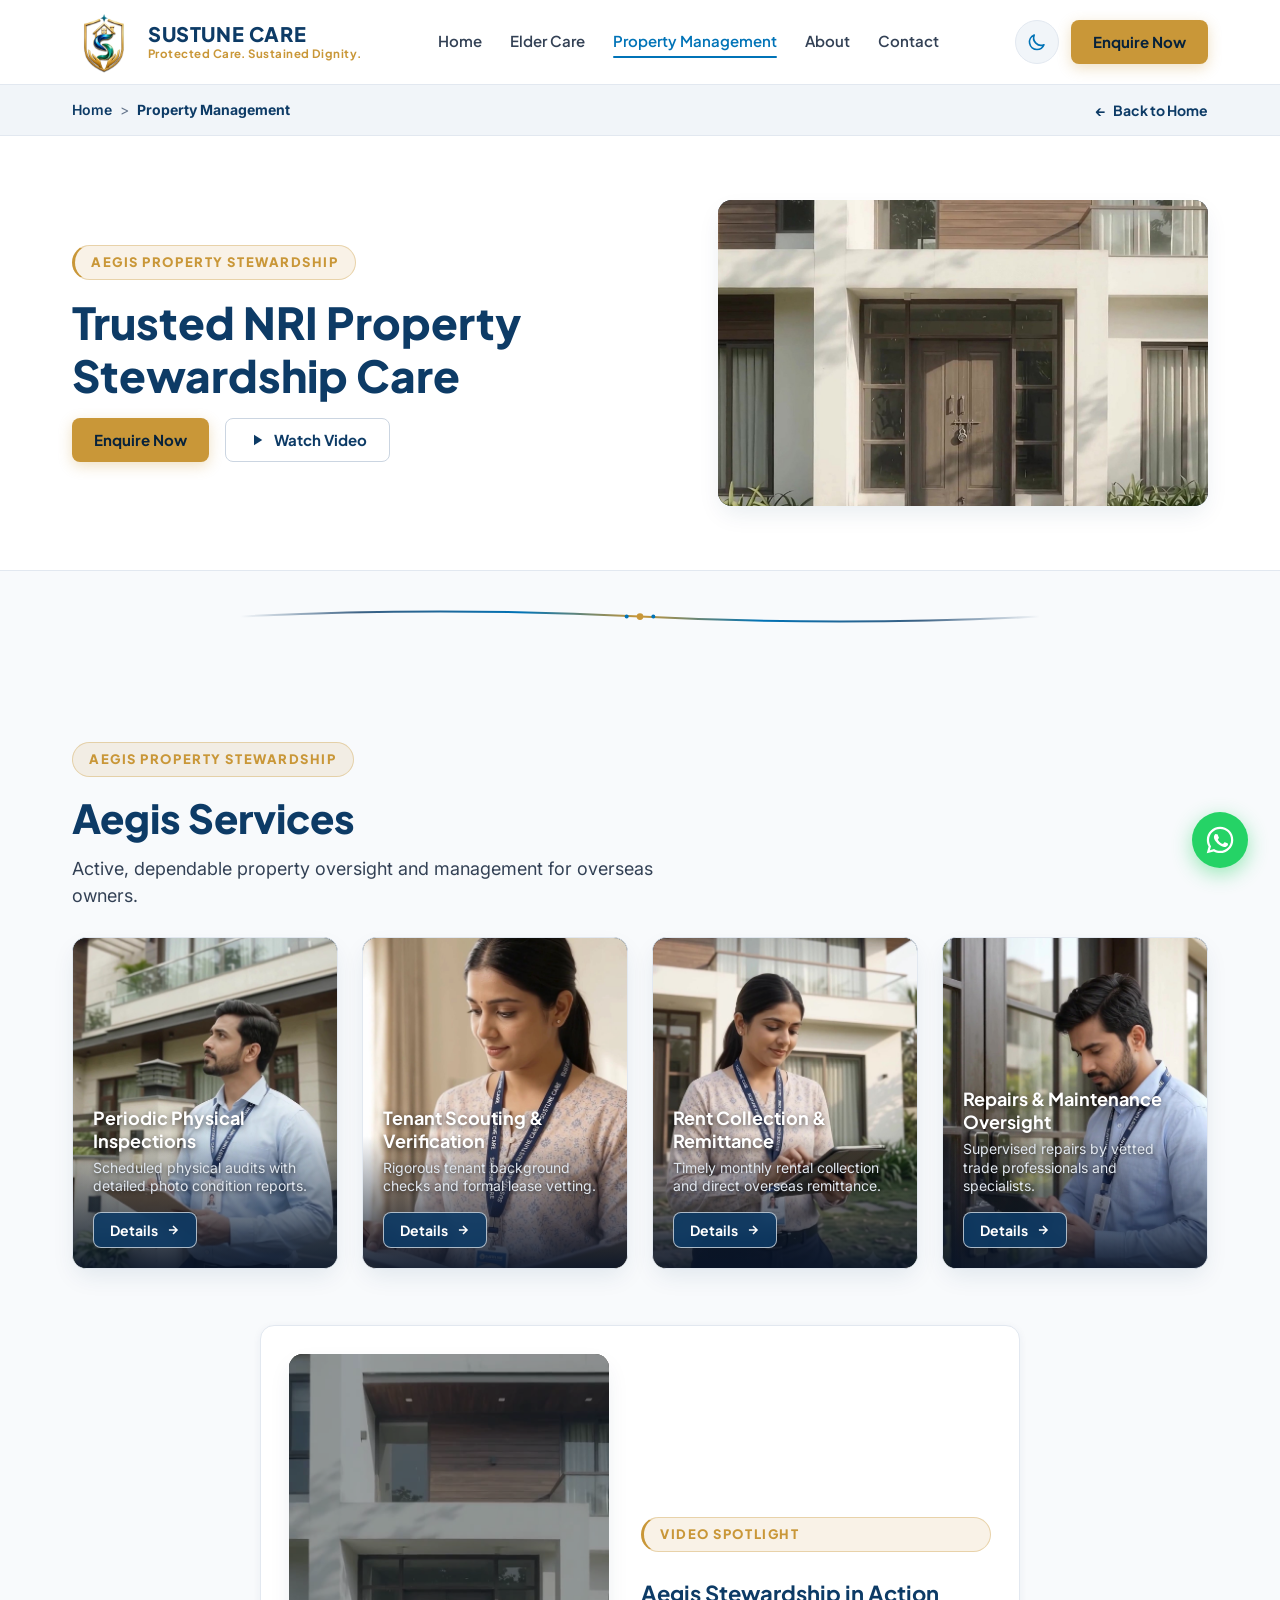
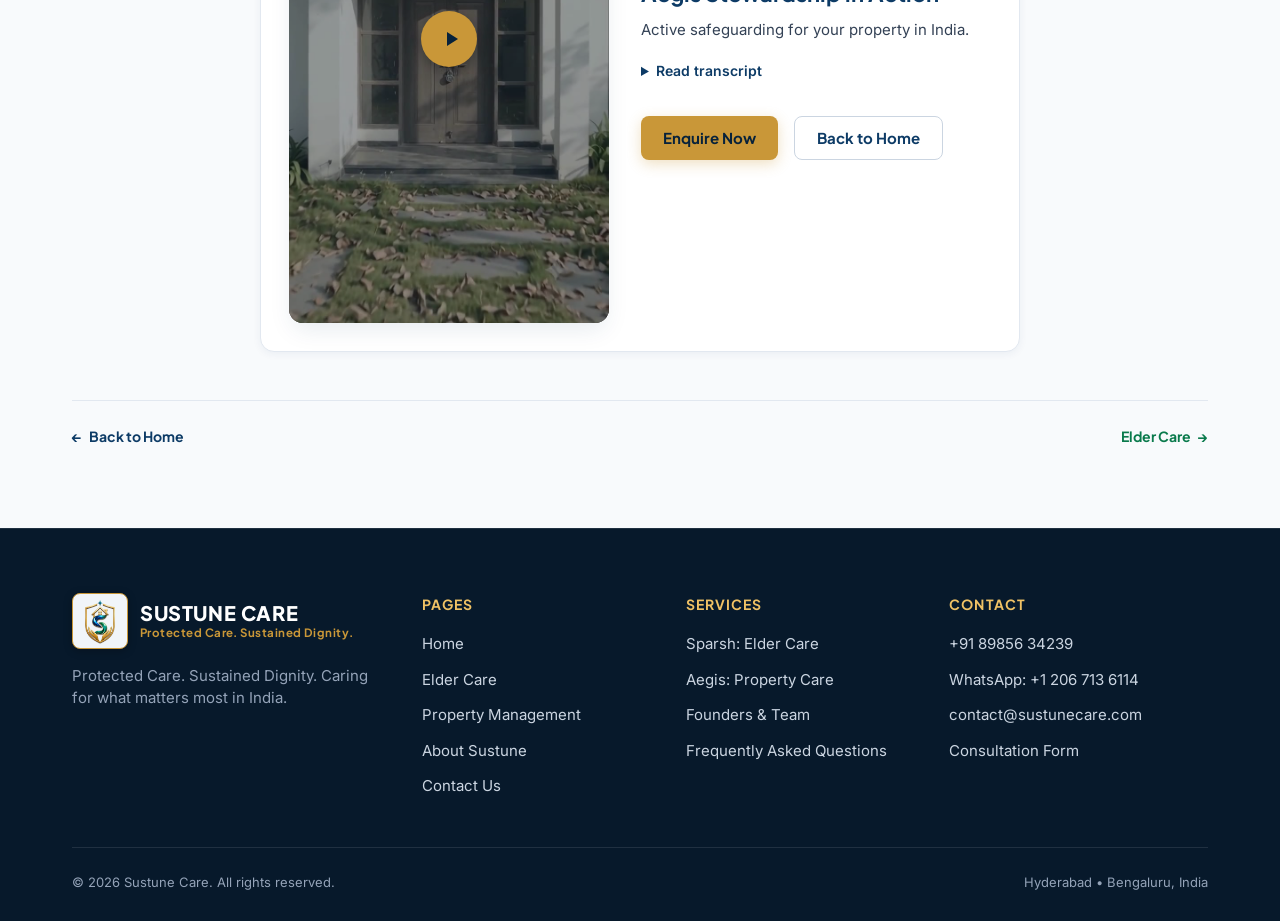
<file: property-management.html>
<!DOCTYPE html>
<html lang="en" data-theme="light">
<head>
  <meta charset="UTF-8">
  <meta name="viewport" content="width=device-width, initial-scale=1">
  <meta http-equiv="X-UA-Compatible" content="IE=edge">
  
  <title>Aegis Property Management | Sustune Care</title>
  <meta name="title" content="Aegis Property Management | Sustune Care">
  <meta name="description" content="Professional property stewardship for NRIs. Tenant vetting, prompt rent collection, periodic physical inspections, and repair oversight.">
  <meta name="robots" content="index, follow">

  <!-- Open Graph -->
  <meta property="og:type" content="website">
  <meta property="og:url" content="https://www.sustunecare.com/property-management.html">
  <meta property="og:title" content="Aegis Property Management | Sustune Care">
  <meta property="og:description" content="Professional on-ground property stewardship for NRIs in India.">
  <meta property="og:image" content="assets/photos/property-hero.jpg">

  <!-- Favicons -->
  <link rel="icon" type="image/x-icon" href="assets/logo/favicon_32x32.ico">
  <link rel="icon" type="image/svg+xml" href="assets/logo/sustune_icon_favicon.svg">
  <link rel="apple-touch-icon" href="assets/logo/favicon_192x192.png">

  <!-- Fonts -->
  <link rel="preconnect" href="https://fonts.googleapis.com">
  <link rel="preconnect" href="https://fonts.gstatic.com" crossorigin>
  <link href="https://fonts.googleapis.com/css2?family=Inter:wght@400;500;600;700&family=Plus+Jakarta+Sans:wght@600;700;800&display=swap" rel="stylesheet">

  <script src="assets/js/theme-init.js"></script>
  <link rel="stylesheet" href="assets/css/style.css">
  <script src="assets/js/main.js" defer></script>
</head>
<body>
  <a href="#main-content" class="skip-link">Skip to main content</a>

  <!-- Header -->
  <header class="site-header" role="banner">
    <div class="container header-container">
      <!-- Brand Logo (Live Text + Full-Colour Emblem per Ram Sir) -->
      <a href="index.html" class="header-logo" aria-label="Sustune Care Home">
        <div class="logo-lockup">
          <img src="assets/logo/sustune_emblem_@2x.webp" alt="Sustune Care Emblem" width="64" height="64" class="logo-emblem">
          <div class="logo-text">
            <span class="logo-brand">SUSTUNE CARE</span>
            <span class="logo-tagline">Protected Care. Sustained Dignity.</span>
          </div>
        </div>
      </a>

      <!-- Desktop Navigation -->
      <nav class="desktop-nav" aria-label="Primary Navigation">
        <ul class="desktop-nav-list">
          <li><a href="index.html" class="desktop-nav-link">Home</a></li>
          <li><a href="elder-care.html" class="desktop-nav-link">Elder Care</a></li>
          <li><a href="property-management.html" class="desktop-nav-link is-active">Property Management</a></li>
          <li><a href="about.html" class="desktop-nav-link">About</a></li>
          <li><a href="contact.html" class="desktop-nav-link">Contact</a></li>
        </ul>
      </nav>

      <div class="header-actions">
        <!-- Theme Toggle (Icon-only 44px) -->
        <button type="button" id="theme-toggle-btn" class="theme-toggle-btn" aria-label="Switch theme" title="Switch to dark theme" aria-pressed="false">
          <span id="theme-toggle-icon" class="theme-icon icon-moon" aria-hidden="true"></span>
        </button>

        <a href="https://forms.gle/o1y5bqXmaM8fCLvF8" class="btn btn-primary header-enquire-btn btn-enquire" target="_blank" rel="noopener noreferrer">
          Enquire Now
        </a>

        <!-- Mobile Menu Toggle -->
        <button type="button" id="hamburger-btn" class="hamburger-btn" aria-label="Open mobile navigation menu" aria-expanded="false" aria-controls="mobile-drawer">
          <span class="hamburger-line" aria-hidden="true"></span>
          <span class="hamburger-line" aria-hidden="true"></span>
          <span class="hamburger-line" aria-hidden="true"></span>
        </button>
      </div>
    </div>
  </header>

  <!-- Mobile Drawer -->
  <div id="mobile-drawer-backdrop" class="mobile-drawer-backdrop" aria-hidden="true"></div>
  <aside id="mobile-drawer" class="mobile-drawer" aria-label="Mobile Navigation Drawer">
    <div class="mobile-drawer-header">
      <div class="logo-lockup">
        <img src="assets/logo/sustune_emblem_@2x.webp" alt="Sustune Care Emblem" width="48" height="48" class="logo-emblem">
        <div class="logo-text">
          <span class="logo-brand">SUSTUNE CARE</span>
          <span class="logo-tagline">Protected Care. Sustained Dignity.</span>
        </div>
      </div>
    </div>
    <nav class="mobile-drawer-nav" aria-label="Mobile Navigation">
      <a href="index.html" class="mobile-nav-link">Home</a>
      <a href="elder-care.html" class="mobile-nav-link">Elder Care</a>
      <a href="property-management.html" class="mobile-nav-link is-active">Property Management</a>
      <a href="about.html" class="mobile-nav-link">About</a>
      <a href="contact.html" class="mobile-nav-link">Contact</a>
    </nav>
    <div class="mobile-drawer-footer">
      <a href="https://forms.gle/o1y5bqXmaM8fCLvF8" class="btn btn-primary mobile-enquire-btn btn-enquire" target="_blank" rel="noopener noreferrer">
        Book a Consultation
      </a>
      <a href="https://wa.me/12067136114" class="btn btn-secondary" target="_blank" rel="noopener noreferrer">
        WhatsApp Us
      </a>
    </div>
  </aside>

  <!-- Breadcrumbs -->
  <nav class="breadcrumb-nav" aria-label="Breadcrumb">
    <div class="container breadcrumb-container">
      <ol class="breadcrumb-list">
        <li class="breadcrumb-item"><a href="index.html">Home</a></li>
        <li class="breadcrumb-separator" aria-hidden="true">&gt;</li>
        <li class="breadcrumb-item" aria-current="page">Property Management</li>
      </ol>
      <a href="index.html" class="back-home-link" aria-label="Back to Home Page">
        <span aria-hidden="true">&larr;</span> Back to Home
      </a>
    </div>
  </nav>

  <main id="main-content">
    <!-- Hero Section -->
    <section class="inner-hero" aria-labelledby="property-title">
      <div class="container">
        <div class="inner-hero-grid">
          <div>
            <span class="hero-eyebrow badge-gold">AEGIS PROPERTY STEWARDSHIP</span>
            <h1 id="property-title" class="inner-hero-title">Trusted NRI Property Stewardship Care</h1>
            <div class="video-actions">
              <a href="https://forms.gle/o1y5bqXmaM8fCLvF8" class="btn btn-primary btn-enquire" target="_blank" rel="noopener noreferrer">
                Enquire Now
              </a>
              <button type="button" class="btn btn-secondary btn-play-icon js-video-modal-trigger" data-video-src="assets/video/property.mp4" data-video-title="Aegis Property Care in Action" data-video-poster="assets/video/property-poster.jpg" aria-haspopup="dialog" aria-controls="video-modal">
                <svg class="play-svg-icon" viewBox="0 0 24 24" aria-hidden="true"><path d="M8 5v14l11-7z"/></svg>
                <span>Watch Video</span>
              </button>
            </div>
          </div>
          <div class="inner-hero-img-wrap">
            <img src="assets/photos/property-hero.jpg" alt="Modern Indian residence managed by Sustune Care" width="800" height="600" class="inner-hero-img">
          </div>
        </div>
      </div>
    </section>

    <div class="brand-ribbon-divider" aria-hidden="true">
      <img src="assets/logo/ribbon-divider.svg" alt="" width="600" height="20" loading="lazy">
    </div>

    <!-- 4 Interactive Photo Service Tiles (>= 60% Photo area per Ram Sir) -->
    <section class="section-padding" aria-labelledby="aegis-services-title">
      <div class="container">
        <div class="section-header">
          <span class="hero-eyebrow">AEGIS PROPERTY STEWARDSHIP</span>
          <h2 id="aegis-services-title" class="section-title">Aegis Services</h2>
          <p class="section-subline">Active, dependable property oversight and management for overseas owners.</p>
        </div>
        <div class="service-tiles-grid">
          <!-- Photo Tile 1 -->
          <div class="service-photo-tile">
            <div class="service-tile-media">
              <img src="assets/photos/property-tile-1.jpg" alt="Thorough visual property assessment" width="1080" height="1350" class="service-tile-img tile-pos-prop-1" loading="lazy">
              <div class="service-tile-gradient" aria-hidden="true"></div>
            </div>
            <div class="service-tile-overlay-content">
              <h3 class="service-tile-title">Periodic Physical Inspections</h3>
              <p class="service-tile-desc">Scheduled physical audits with detailed photo condition reports.</p>
              <button type="button" class="btn-tile-details js-tile-trigger" aria-haspopup="dialog" aria-controls="modal-aegis-inspections" aria-label="Details for Periodic Physical Inspections">
                <span>Details</span>
                <svg class="tile-arrow-icon" viewBox="0 0 24 24" aria-hidden="true"><path d="M5 12h14M12 5l7 7-7 7"/></svg>
              </button>
            </div>
          </div>

          <!-- Photo Tile 2 -->
          <div class="service-photo-tile">
            <div class="service-tile-media">
              <img src="assets/photos/property-tile-2.jpg" alt="Formal verified lease and tenant screening" width="1080" height="1350" class="service-tile-img tile-pos-prop-2" loading="lazy">
              <div class="service-tile-gradient" aria-hidden="true"></div>
            </div>
            <div class="service-tile-overlay-content">
              <h3 class="service-tile-title">Tenant Scouting &amp; Verification</h3>
              <p class="service-tile-desc">Rigorous tenant background checks and formal lease vetting.</p>
              <button type="button" class="btn-tile-details js-tile-trigger" aria-haspopup="dialog" aria-controls="modal-aegis-scouting" aria-label="Details for Tenant Scouting and Verification">
                <span>Details</span>
                <svg class="tile-arrow-icon" viewBox="0 0 24 24" aria-hidden="true"><path d="M5 12h14M12 5l7 7-7 7"/></svg>
              </button>
            </div>
          </div>

          <!-- Photo Tile 3 -->
          <div class="service-photo-tile">
            <div class="service-tile-media">
              <img src="assets/photos/property-tile-3.jpg" alt="Seamless international rental remittance" width="1080" height="1350" class="service-tile-img tile-pos-prop-3" loading="lazy">
              <div class="service-tile-gradient" aria-hidden="true"></div>
            </div>
            <div class="service-tile-overlay-content">
              <h3 class="service-tile-title">Rent Collection &amp; Remittance</h3>
              <p class="service-tile-desc">Timely monthly rental collection and direct overseas remittance.</p>
              <button type="button" class="btn-tile-details js-tile-trigger" aria-haspopup="dialog" aria-controls="modal-aegis-rent" aria-label="Details for Rent Collection and Remittance">
                <span>Details</span>
                <svg class="tile-arrow-icon" viewBox="0 0 24 24" aria-hidden="true"><path d="M5 12h14M12 5l7 7-7 7"/></svg>
              </button>
            </div>
          </div>

          <!-- Photo Tile 4 -->
          <div class="service-photo-tile">
            <div class="service-tile-media">
              <img src="assets/photos/property-tile-4.jpg" alt="Supervised repair and electrical maintenance" width="1080" height="1350" class="service-tile-img tile-pos-prop-4" loading="lazy">
              <div class="service-tile-gradient" aria-hidden="true"></div>
            </div>
            <div class="service-tile-overlay-content">
              <h3 class="service-tile-title">Repairs &amp; Maintenance Oversight</h3>
              <p class="service-tile-desc">Supervised repairs by vetted trade professionals and specialists.</p>
              <button type="button" class="btn-tile-details js-tile-trigger" aria-haspopup="dialog" aria-controls="modal-aegis-repairs" aria-label="Details for Repairs and Maintenance Oversight">
                <span>Details</span>
                <svg class="tile-arrow-icon" viewBox="0 0 24 24" aria-hidden="true"><path d="M5 12h14M12 5l7 7-7 7"/></svg>
              </button>
            </div>
          </div>
        </div>

        <!-- Compact Video Card (No large empty space) -->
        <div class="compact-video-card">
          <div class="compact-video-thumb-wrap js-video-modal-trigger" data-video-src="assets/video/property.mp4" data-video-title="Aegis Stewardship in Action" data-video-poster="assets/video/property-poster.jpg" role="button" tabindex="0" aria-label="Play Aegis Stewardship video">
            <img src="assets/video/property-poster.jpg" alt="Aegis Stewardship preview thumbnail" width="260" height="462" class="compact-video-thumb-img" loading="lazy">
            <div class="compact-video-play-overlay" aria-hidden="true">
              <div class="compact-video-play-badge">
                <svg viewBox="0 0 24 24" aria-hidden="true"><path d="M8 5v14l11-7z"/></svg>
              </div>
            </div>
          </div>
          <div class="compact-video-meta">
            <span class="hero-eyebrow badge-gold">VIDEO SPOTLIGHT</span>
            <h3 class="compact-video-title">Aegis Stewardship in Action</h3>
            <p class="compact-video-desc">Active safeguarding for your property in India.</p>
            
            <details class="video-transcript">
              <summary>Read transcript</summary>
              <p>Transcript coming soon.</p>
            </details>

            <div class="video-actions">
              <a href="https://forms.gle/o1y5bqXmaM8fCLvF8" class="btn btn-primary btn-enquire" target="_blank" rel="noopener noreferrer">
                Enquire Now
              </a>
              <a href="index.html" class="btn btn-secondary">
                Back to Home
              </a>
            </div>
          </div>
        </div>

        <!-- Bottom Page Navigation Action -->
        <div class="page-nav-bar">
          <a href="index.html" class="back-home-link">
            <span aria-hidden="true">&larr;</span> Back to Home
          </a>
          <a href="elder-care.html" class="back-home-link back-home-link--emerald">
            Elder Care <span aria-hidden="true">&rarr;</span>
          </a>
        </div>
      </div>
    </section>
  </main>

  <!-- Modals for Aegis Service Tiles -->
  <!-- Modal 1: Scouting -->
  <div id="modal-aegis-scouting" class="tile-modal" role="dialog" aria-modal="true" aria-hidden="true" aria-labelledby="modal-aegis-scouting-title">
    <div class="tile-modal-backdrop"></div>
    <div class="tile-modal-card">
      <button type="button" class="tile-modal-close" aria-label="Close details dialog">&times;</button>
      <h3 id="modal-aegis-scouting-title" class="tile-modal-title">Tenant Scouting &amp; Verification</h3>
      <p class="tile-modal-subtitle">Protecting your real estate with verified, responsible occupants.</p>
      <ul class="tile-modal-bullets">
        <li>Screening prospective tenants and identity verification.</li>
        <li>Drafting and executing formal lease agreements.</li>
        <li>Documenting move-in condition and coordinating key handovers.</li>
      </ul>
      <a href="https://forms.gle/o1y5bqXmaM8fCLvF8" class="btn btn-primary btn-enquire" target="_blank" rel="noopener noreferrer">
        Book a Consultation
      </a>
    </div>
  </div>

  <!-- Modal 2: Rent -->
  <div id="modal-aegis-rent" class="tile-modal" role="dialog" aria-modal="true" aria-hidden="true" aria-labelledby="modal-aegis-rent-title">
    <div class="tile-modal-backdrop"></div>
    <div class="tile-modal-card">
      <button type="button" class="tile-modal-close" aria-label="Close details dialog">&times;</button>
      <h3 id="modal-aegis-rent-title" class="tile-modal-title">Rent Collection &amp; Remittance</h3>
      <p class="tile-modal-subtitle">Convenient rental coordination without international friction.</p>
      <ul class="tile-modal-bullets">
        <li>Coordinating monthly rent collection from tenants.</li>
        <li>Remittance directly to your nominated bank account.</li>
        <li>Providing clear account statements for each payment cycle.</li>
      </ul>
      <a href="https://forms.gle/o1y5bqXmaM8fCLvF8" class="btn btn-primary btn-enquire" target="_blank" rel="noopener noreferrer">
        Book a Consultation
      </a>
    </div>
  </div>

  <!-- Modal 3: Inspections -->
  <div id="modal-aegis-inspections" class="tile-modal" role="dialog" aria-modal="true" aria-hidden="true" aria-labelledby="modal-aegis-inspections-title">
    <div class="tile-modal-backdrop"></div>
    <div class="tile-modal-card">
      <button type="button" class="tile-modal-close" aria-label="Close details dialog">&times;</button>
      <h3 id="modal-aegis-inspections-title" class="tile-modal-title">Periodic Physical Inspections</h3>
      <p class="tile-modal-subtitle">Regular on-ground reviews safeguarding your property.</p>
      <ul class="tile-modal-bullets">
        <li>Periodic visual inspections of internal and external areas.</li>
        <li>Photographic updates documenting property condition.</li>
        <li>Early observation of upkeep and maintenance needs.</li>
      </ul>
      <a href="https://forms.gle/o1y5bqXmaM8fCLvF8" class="btn btn-primary btn-enquire" target="_blank" rel="noopener noreferrer">
        Book a Consultation
      </a>
    </div>
  </div>

  <!-- Modal 4: Repairs -->
  <div id="modal-aegis-repairs" class="tile-modal" role="dialog" aria-modal="true" aria-hidden="true" aria-labelledby="modal-aegis-repairs-title">
    <div class="tile-modal-backdrop"></div>
    <div class="tile-modal-card">
      <button type="button" class="tile-modal-close" aria-label="Close details dialog">&times;</button>
      <h3 id="modal-aegis-repairs-title" class="tile-modal-title">Repairs &amp; Maintenance Oversight</h3>
      <p class="tile-modal-subtitle">Reliable upkeep managed by local service personnel.</p>
      <ul class="tile-modal-bullets">
        <li>Obtaining quotes from vetted local repair specialists.</li>
        <li>Direct supervision during repairs and routine maintenance.</li>
        <li>Reviewing photos of completed work before project sign-off.</li>
      </ul>
      <a href="https://forms.gle/o1y5bqXmaM8fCLvF8" class="btn btn-primary btn-enquire" target="_blank" rel="noopener noreferrer">
        Book a Consultation
      </a>
    </div>
  </div>

  <!-- Footer -->
  <footer class="site-footer" role="contentinfo">
    <div class="container">
      <div class="footer-grid">
        <div class="footer-brand">
          <div class="logo-lockup footer-logo-lockup">
            <img src="assets/logo/sustune_emblem_@2x.webp" alt="Sustune Care Emblem" width="56" height="56" class="logo-emblem">
            <div class="logo-text">
              <span class="logo-brand">SUSTUNE CARE</span>
              <span class="logo-tagline">Protected Care. Sustained Dignity.</span>
            </div>
          </div>
          <p>Protected Care. Sustained Dignity. Caring for what matters most in India.</p>
        </div>
        <div>
          <div class="footer-title">Pages</div>
          <ul class="footer-links">
            <li><a href="index.html">Home</a></li>
            <li><a href="elder-care.html">Elder Care</a></li>
            <li><a href="property-management.html">Property Management</a></li>
            <li><a href="about.html">About Sustune</a></li>
            <li><a href="contact.html">Contact Us</a></li>
          </ul>
        </div>
        <div>
          <div class="footer-title">Services</div>
          <ul class="footer-links">
            <li><a href="elder-care.html">Sparsh: Elder Care</a></li>
            <li><a href="property-management.html">Aegis: Property Care</a></li>
            <li><a href="about.html">Founders &amp; Team</a></li>
            <li><a href="contact.html">Frequently Asked Questions</a></li>
          </ul>
        </div>
        <div>
          <div class="footer-title">Contact</div>
          <ul class="footer-links">
            <li><a href="tel:+918985634239">+91 89856 34239</a></li>
            <li><a href="https://wa.me/12067136114" target="_blank" rel="noopener noreferrer">WhatsApp: +1 206 713 6114</a></li>
            <li><a href="mailto:contact@sustunecare.com">contact@sustunecare.com</a></li>
            <li><a href="https://forms.gle/o1y5bqXmaM8fCLvF8" class="btn-enquire" target="_blank" rel="noopener noreferrer">Consultation Form</a></li>
          </ul>
        </div>
      </div>

      <div class="footer-bottom">
        <div>&copy; 2026 Sustune Care. All rights reserved.</div>
        <div>Hyderabad &bull; Bengaluru, India</div>
      </div>
    </div>
  </footer>

  <!-- Floating WhatsApp Action (Desktop only per Ram Sir) -->
  <a href="https://wa.me/12067136114" class="floating-whatsapp" aria-label="Chat with Sustune Care on WhatsApp" target="_blank" rel="noopener noreferrer">
    <svg class="whatsapp-svg-icon" viewBox="0 0 24 24" aria-hidden="true">
      <path d="M12.04 2C6.58 2 2.13 6.45 2.13 11.91C2.13 13.66 2.59 15.36 3.45 16.86L2.05 22L7.3 20.62C8.75 21.41 10.38 21.83 12.04 21.83C17.5 21.83 21.95 17.38 21.95 11.92C21.95 9.27 20.92 6.78 19.05 4.91C17.18 3.03 14.69 2 12.04 2M12.05 3.67C14.25 3.67 16.31 4.53 17.87 6.09C19.42 7.65 20.28 9.72 20.28 11.92C20.28 16.46 16.58 20.15 12.04 20.15C10.56 20.15 9.11 19.76 7.85 19L7.55 18.83L4.43 19.65L5.26 16.61L5.06 16.29C4.24 14.99 3.81 13.47 3.81 11.91C3.81 7.37 7.5 3.67 12.05 3.67M9.05 7.42C8.88 7.42 8.6 7.49 8.36 7.75C8.12 8.01 7.44 8.65 7.44 9.94C7.44 11.23 8.38 12.48 8.51 12.65C8.65 12.82 10.36 15.46 12.97 16.59C13.59 16.86 14.07 17.02 14.45 17.14C15.07 17.34 15.64 17.31 16.09 17.24C16.59 17.17 17.62 16.62 17.83 16.02C18.04 15.42 18.04 14.91 17.98 14.8C17.92 14.69 17.75 14.63 17.49 14.5C17.24 14.37 16 13.76 15.77 13.68C15.54 13.59 15.37 13.55 15.2 13.81C15.03 14.06 14.55 14.63 14.4 14.8C14.25 14.97 14.1 15 13.85 14.87C13.6 14.74 12.79 14.48 11.83 13.63C11.08 12.96 10.58 12.14 10.43 11.89C10.28 11.64 10.41 11.5 10.54 11.37C10.65 11.26 10.79 11.08 10.92 10.93C11.05 10.78 11.09 10.67 11.18 10.5C11.27 10.33 11.23 10.18 11.16 10.05C11.09 9.92 10.58 8.68 10.37 8.16C10.16 7.66 9.95 7.73 9.79 7.72C9.64 7.71 9.47 7.71 9.3 7.71L9.05 7.42Z" />
    </svg>
  </a>

  <!-- Mobile Sticky Bottom Bar (Mobile only, hidden on desktop) -->
  <div class="mobile-sticky-bar" role="region" aria-label="Quick contact">
    <a href="tel:+918985634239" class="sticky-bar-btn sticky-bar-call" aria-label="Call Sustune Care">
      <svg class="sticky-bar-icon" viewBox="0 0 24 24" aria-hidden="true"><path d="M6.62 10.79a15.05 15.05 0 006.59 6.59l2.2-2.2a1 1 0 011.02-.24 11.72 11.72 0 003.68.59 1 1 0 011 1V20a1 1 0 01-1 1A17 17 0 013 4a1 1 0 011-1h3.5a1 1 0 011 1 11.72 11.72 0 00.59 3.68 1 1 0 01-.24 1.02l-2.23 2.09z"/></svg>
      <span>Call us</span>
    </a>
    <a href="https://wa.me/12067136114" class="sticky-bar-btn sticky-bar-whatsapp" target="_blank" rel="noopener noreferrer" aria-label="Chat with Sustune Care on WhatsApp">
      <svg class="sticky-bar-icon" viewBox="0 0 24 24" aria-hidden="true"><path d="M12.04 2C6.58 2 2.13 6.45 2.13 11.91C2.13 13.66 2.59 15.36 3.45 16.86L2.05 22L7.3 20.62C8.75 21.41 10.38 21.83 12.04 21.83C17.5 21.83 21.95 17.38 21.95 11.92C21.95 9.27 20.92 6.78 19.05 4.91C17.18 3.03 14.69 2 12.04 2M12.05 3.67C14.25 3.67 16.31 4.53 17.87 6.09C19.42 7.65 20.28 9.72 20.28 11.92C20.28 16.46 16.58 20.15 12.04 20.15C10.56 20.15 9.11 19.76 7.85 19L7.55 18.83L4.43 19.65L5.26 16.61L5.06 16.29C4.24 14.99 3.81 13.47 3.81 11.91C3.81 7.37 7.5 3.67 12.05 3.67M9.05 7.42C8.88 7.42 8.6 7.49 8.36 7.75C8.12 8.01 7.44 8.65 7.44 9.94C7.44 11.23 8.38 12.48 8.51 12.65C8.65 12.82 10.36 15.46 12.97 16.59C13.59 16.86 14.07 17.02 14.45 17.14C15.07 17.34 15.64 17.31 16.09 17.24C16.59 17.17 17.62 16.62 17.83 16.02C18.04 15.42 18.04 14.91 17.98 14.8C17.92 14.69 17.75 14.63 17.49 14.5C17.24 14.37 16 13.76 15.77 13.68C15.54 13.59 15.37 13.55 15.2 13.81C15.03 14.06 14.55 14.63 14.4 14.8C14.25 14.97 14.1 15 13.85 14.87C13.6 14.74 12.79 14.48 11.83 13.63C11.08 12.96 10.58 12.14 10.43 11.89C10.28 11.64 10.41 11.5 10.54 11.37C10.65 11.26 10.79 11.08 10.92 10.93C11.05 10.78 11.09 10.67 11.18 10.5C11.27 10.33 11.23 10.18 11.16 10.05C11.09 9.92 10.58 8.68 10.37 8.16C10.16 7.66 9.95 7.73 9.79 7.72C9.64 7.71 9.47 7.71 9.3 7.71L9.05 7.42Z" />
    </svg>
  </a>
  </div>

  <!-- Accessible Video Modal Player (Fixed Overlay) -->
  <div id="video-modal" class="video-modal" role="dialog" aria-modal="true" aria-hidden="true" hidden aria-labelledby="video-modal-title">
    <div id="video-modal-backdrop" class="video-modal-backdrop" aria-hidden="true"></div>
    <div class="video-modal-container">
      <div class="video-modal-header">
        <h2 id="video-modal-title" class="video-modal-title">Aegis Property Care in Action</h2>
        <button type="button" id="video-modal-close-btn" class="video-modal-close" aria-label="Close video player">&times;</button>
      </div>
      <div class="video-modal-player-wrap">
        <video id="modal-video-element" class="modal-video-element" controls playsinline preload="metadata">
          <source id="modal-video-source" src="assets/video/property.mp4" type="video/mp4">
          <track src="assets/video/captions-placeholder.vtt" kind="captions" srclang="en" label="English">
        </video>
      </div>
    </div>
  </div>
</body>
</html>
</file>
<file: assets/css/style.css>
/**
 * Sustune Care - Modern Web Application
 * Vanilla CSS, Light Default Theme, Mobile-First, WCAG 2.1 AA Compliant.
 */

/* ==========================================================================
   1. Design System & CSS Custom Properties
   ========================================================================== */

:root {
  /* Brand Master Palette */
  --color-marine: #0D3B66;
  --color-marine-dark: #07223b;
  --color-marine-light: #164e83;
  --color-cerulean: #0073B7;
  --color-cerulean-light: #2497dd;
  --color-gold: #C99738;
  --color-gold-hover: #b5852b;
  --color-gold-light: #f0c265;
  --color-emerald: #0A8754;
  --color-emerald-light: #10B981;
  --color-slate: #1E293B;
  --color-mist: #F1F5F9;
  --color-white: #FFFFFF;

  /* High-Contrast Accessible Accents */
  --color-sky-accessible: #7CC4F0;

  /* Typography */
  --font-heading: 'Plus Jakarta Sans', -apple-system, BlinkMacSystemFont, 'Segoe UI', Roboto, sans-serif;
  --font-body: 'Inter', -apple-system, BlinkMacSystemFont, 'Segoe UI', Roboto, sans-serif;

  /* Geometry */
  --radius-sm: 8px;
  --radius-md: 14px;
  --radius-lg: 20px;
  --radius-pill: 9999px;

  /* Layout */
  --max-width: 1200px;
  --header-height: 84px;

  /* Transitions */
  --transition-fast: 0.18s cubic-bezier(0.16, 1, 0.3, 1);
  --transition-normal: 0.28s cubic-bezier(0.16, 1, 0.3, 1);
}

/* --------------------------------------------------------------------------
   Light Theme (DEFAULT per Ram Sir)
   -------------------------------------------------------------------------- */
:root,
[data-theme="light"] {
  --bg-canvas: #F8FAFC;
  --bg-surface: #FFFFFF;
  --bg-surface-elevated: #F1F5F9;
  --bg-header-glass: rgba(255, 255, 255, 0.96);
  --bg-card: #FFFFFF;
  --bg-card-hover: #F8FAFC;
  --bg-modal-backdrop: rgba(15, 23, 42, 0.7);

  --text-primary: #0D3B66;
  --text-secondary: #334155;
  --text-muted: #64748B;
  --text-inverse: #FFFFFF;

  --border-subtle: #E2E8F0;
  --border-medium: #CBD5E1;
  --border-focus: var(--color-cerulean);

  --shadow-sm: 0 2px 8px rgba(13, 59, 102, 0.06);
  --shadow-md: 0 10px 25px -4px rgba(13, 59, 102, 0.1);
  --shadow-lg: 0 20px 38px -6px rgba(13, 59, 102, 0.16);

  --logo-light-display: flex;
  --logo-dark-display: none;
}

/* --------------------------------------------------------------------------
   Dark Theme (Opt-in via Accessible Toggle)
   -------------------------------------------------------------------------- */
[data-theme="dark"] {
  --bg-canvas: #07192b;
  --bg-surface: #0d2844;
  --bg-surface-elevated: #113354;
  --bg-header-glass: rgba(7, 25, 43, 0.96);
  --bg-card: rgba(17, 51, 84, 0.9);
  --bg-card-hover: rgba(22, 64, 105, 0.98);
  --bg-modal-backdrop: rgba(0, 0, 0, 0.82);

  --text-primary: #FFFFFF;
  --text-secondary: #CBD5E1;
  --text-muted: #94A3B8;
  --text-inverse: #0D3B66;

  --border-subtle: rgba(148, 163, 184, 0.22);
  --border-medium: rgba(148, 163, 184, 0.38);
  --border-focus: var(--color-sky-accessible);

  --shadow-sm: 0 4px 12px rgba(0, 0, 0, 0.35);
  --shadow-md: 0 10px 30px -4px rgba(0, 0, 0, 0.55);
  --shadow-lg: 0 20px 44px -6px rgba(0, 0, 0, 0.7);

  --logo-light-display: none;
  --logo-dark-display: flex;
}

/* ==========================================================================
   2. Base & Reset
   ========================================================================== */

*, *::before, *::after {
  box-sizing: border-box;
  margin: 0;
  padding: 0;
}

html, body {
  max-width: 100%;
  overflow-x: clip;
}

html {
  font-size: 100%;
  scroll-behavior: smooth;
}

body {
  font-family: var(--font-body);
  background-color: var(--bg-canvas);
  color: var(--text-primary);
  line-height: 1.6;
  font-size: 1rem;
  transition: background-color var(--transition-normal), color var(--transition-normal);
  padding-bottom: calc(76px + env(safe-area-inset-bottom, 0px));
}

@media (min-width: 768px) {
  body {
    padding-bottom: 0;
  }
}

body.menu-locked,
body.modal-locked {
  overflow: hidden;
}

h1, h2, h3, h4, h5, h6 {
  font-family: var(--font-heading);
  color: var(--text-primary);
  line-height: 1.25;
  font-weight: 700;
}

a {
  color: inherit;
  text-decoration: none;
}

img, video {
  max-width: 100%;
  height: auto;
  display: block;
}

button {
  font-family: inherit;
  cursor: pointer;
  border: none;
  background: none;
}

/* WCAG Focus Ring */
:focus-visible {
  outline: 3px solid var(--border-focus);
  outline-offset: 3px;
  border-radius: var(--radius-sm);
}

/* Skip to Content Link */
.skip-link {
  position: absolute;
  top: -100px;
  left: 16px;
  background-color: var(--color-gold);
  color: var(--color-marine-dark);
  padding: 12px 20px;
  font-weight: 700;
  z-index: 9999;
  border-radius: var(--radius-sm);
  transition: top var(--transition-fast);
}

.skip-link:focus {
  top: 16px;
}

/* Container with >= 20px horizontal padding on mobile per Ram Sir */
.container {
  width: 100%;
  max-width: var(--max-width);
  margin-left: auto;
  margin-right: auto;
  padding-left: 20px;
  padding-right: 20px;
}

@media (min-width: 768px) {
  .container {
    padding-left: 32px;
    padding-right: 32px;
  }
}

/* Section Spacing: 80px desktop, 56px mobile per Ram Sir */
.section-padding {
  padding-top: 56px;
  padding-bottom: 56px;
}

@media (min-width: 768px) {
  .section-padding {
    padding-top: 80px;
    padding-bottom: 80px;
  }
}

.section-header {
  margin-bottom: 28px;
}

.section-title {
  font-size: clamp(1.75rem, 3.5vw, 2.5rem);
  font-weight: 800;
  color: var(--text-primary);
  margin-bottom: 12px;
}

.section-subline {
  font-size: clamp(1rem, 2vw, 1.125rem);
  color: var(--text-secondary);
  line-height: 1.5;
  margin-bottom: 0;
  max-width: 640px;
}

/* ==========================================================================
   3. Header & Navigation (Single Row, No Wrap, Large Logo)
   ========================================================================== */

.site-header {
  position: sticky;
  top: 0;
  left: 0;
  width: 100%;
  z-index: 1000;
  background-color: var(--bg-header-glass);
  backdrop-filter: blur(14px);
  -webkit-backdrop-filter: blur(14px);
  border-bottom: 1px solid var(--border-subtle);
  transition: background-color var(--transition-normal);
}

.header-container {
  display: flex;
  align-items: center;
  justify-content: space-between;
  gap: 16px;
  height: var(--header-height);
  flex-wrap: nowrap;
  box-sizing: border-box;
  width: 100%;
}

@media (max-width: 480px) {
  .header-container {
    padding: 0 12px;
    box-sizing: border-box;
    width: 100%;
    gap: 8px;
  }
}

/* Logo Lockup (Unified Live Text + Full-Colour Emblem per Ram Sir) */
.header-logo {
  display: flex;
  align-items: center;
  flex-shrink: 0;
  text-decoration: none;
}

.logo-lockup {
  display: flex;
  align-items: center;
  gap: 12px;
}

@media (max-width: 480px) {
  .logo-lockup {
    gap: 8px;
  }
}

.logo-emblem {
  height: 64px;
  width: auto;
  max-width: 64px;
  object-fit: contain;
  display: block;
  transition: transform var(--transition-fast), background-color var(--transition-fast);
}

@media (max-width: 767px) {
  .logo-emblem {
    height: 48px;
    width: 48px;
    max-width: 48px;
  }
}

.logo-text {
  display: flex;
  flex-direction: column;
  justify-content: center;
  gap: 2px;
}

.logo-brand {
  font-family: var(--font-heading);
  font-size: 1.25rem;
  font-weight: 800;
  letter-spacing: 0.03em;
  color: #0D3B66;
  line-height: 1.1;
  white-space: nowrap;
}

.logo-tagline {
  font-family: var(--font-heading);
  font-size: 11.5px;
  font-weight: 700;
  letter-spacing: 0.04em;
  color: #C99738;
  line-height: 1.2;
  white-space: nowrap;
  display: block;
}

@media (max-width: 480px) {
  .logo-tagline {
    display: none !important;
  }
  .header-actions {
    gap: 8px;
  }
}

/* Dark mode: white live text, gold tagline, emblem on #F1F5F9 badge with thin gold border */
[data-theme="dark"] .logo-brand {
  color: #FFFFFF;
}

[data-theme="dark"] .logo-tagline {
  color: #C99738;
}

[data-theme="dark"] .header-logo .logo-emblem,
[data-theme="dark"] .mobile-drawer-header .logo-emblem {
  background-color: #F1F5F9;
  border: 1.5px solid var(--color-gold);
  border-radius: var(--radius-sm);
  padding: 3px;
  box-shadow: 0 2px 8px rgba(0, 0, 0, 0.35);
}

/* Footer Logo Lockup: 56px emblem on #F1F5F9 badge, white brand text, gold tagline */
.footer-logo-lockup .logo-emblem {
  height: 56px;
  max-width: 56px;
  background-color: #F1F5F9;
  border: 1.5px solid var(--color-gold);
  border-radius: var(--radius-sm);
  padding: 3px;
  box-shadow: 0 2px 8px rgba(0, 0, 0, 0.25);
}

.footer-logo-lockup .logo-brand {
  color: #FFFFFF;
}

.footer-logo-lockup .logo-tagline {
  color: #C99738;
}

.footer-logo-lockup {
  margin-bottom: 16px;
}

/* Desktop Nav Links (No wrap, reduced gaps) */
.desktop-nav {
  display: none;
}

@media (min-width: 1024px) {
  .desktop-nav {
    display: flex;
    align-items: center;
  }
}

.desktop-nav-list {
  display: flex;
  align-items: center;
  gap: 16px;
  list-style: none;
  white-space: nowrap;
}

.desktop-nav-link {
  font-family: var(--font-heading);
  font-size: 0.9375rem;
  font-weight: 600;
  color: var(--text-secondary);
  padding: 8px 6px;
  position: relative;
  white-space: nowrap;
  transition: color var(--transition-fast);
}

.desktop-nav-link:hover,
.desktop-nav-link.is-active {
  color: var(--color-cerulean);
}

[data-theme="dark"] .desktop-nav-link:hover,
[data-theme="dark"] .desktop-nav-link.is-active {
  color: var(--color-sky-accessible);
}

.desktop-nav-link.is-active::after {
  content: "";
  position: absolute;
  bottom: 0;
  left: 6px;
  right: 6px;
  height: 2px;
  background-color: var(--color-cerulean);
  border-radius: var(--radius-pill);
}

[data-theme="dark"] .desktop-nav-link.is-active::after {
  background-color: var(--color-sky-accessible);
}

.header-actions {
  display: flex;
  align-items: center;
  gap: 12px;
  flex-shrink: 0;
}

/* Theme Toggle Button (44px Icon-Only per Ram Sir) */
.theme-toggle-btn {
  width: 44px;
  height: 44px;
  min-width: 44px;
  min-height: 44px;
  padding: 0;
  display: inline-flex;
  align-items: center;
  justify-content: center;
  border-radius: var(--radius-pill);
  border: 1px solid var(--border-subtle);
  color: var(--text-primary);
  background-color: var(--bg-surface-elevated);
  transition: background-color var(--transition-fast), border-color var(--transition-fast);
}

.theme-toggle-btn:hover {
  background-color: var(--border-subtle);
}

.theme-icon {
  width: 20px;
  height: 20px;
  display: inline-block;
  background-size: contain;
  background-repeat: no-repeat;
  background-position: center;
}

.icon-sun {
  background-image: url("data:image/svg+xml,%3Csvg xmlns='http://www.w3.org/2000/svg' fill='none' viewBox='0 0 24 24' stroke='%23C99738' stroke-width='2'%3E%3Ccircle cx='12' cy='12' r='4'/%3E%3Cpath stroke-linecap='round' d='M12 2v2m0 16v2M4.93 4.93l1.41 1.41m11.32 11.32l1.41 1.41M2 12h2m16 0h2M6.34 17.66l-1.41 1.41M19.07 4.93l-1.41 1.41'/%3E%3C/svg%3E");
}

.icon-moon {
  background-image: url("data:image/svg+xml,%3Csvg xmlns='http://www.w3.org/2000/svg' fill='none' viewBox='0 0 24 24' stroke='%230073B7' stroke-width='2'%3E%3Cpath stroke-linecap='round' stroke-linejoin='round' d='M20.354 15.354A9 9 0 018.646 3.646 9.003 9.003 0 0012 21a9.003 9.003 0 008.354-5.646z'/%3E%3C/svg%3E");
}

/* Enquire Action Buttons */
.btn {
  display: inline-flex;
  align-items: center;
  justify-content: center;
  padding: 12px 22px;
  font-family: var(--font-heading);
  font-size: 0.9375rem;
  font-weight: 700;
  border-radius: var(--radius-sm);
  transition: transform var(--transition-fast), background-color var(--transition-fast), box-shadow var(--transition-fast);
  cursor: pointer;
  text-align: center;
  min-height: 44px;
  line-height: 1.2;
  white-space: nowrap;
}

.btn:active {
  transform: scale(0.98);
}

.btn-primary {
  background-color: var(--color-gold);
  color: var(--color-marine-dark);
  box-shadow: 0 4px 14px rgba(201, 151, 56, 0.3);
}

.btn-primary:hover {
  background-color: var(--color-gold-hover);
  box-shadow: 0 6px 18px rgba(201, 151, 56, 0.4);
}

.btn-secondary {
  background-color: transparent;
  color: var(--text-primary);
  border: 1px solid var(--border-medium);
}

.btn-secondary:hover {
  background-color: var(--bg-surface-elevated);
  border-color: var(--text-primary);
}

.btn-outline-white {
  background-color: rgba(255, 255, 255, 0.18);
  color: #FFFFFF;
  border: 1px solid rgba(255, 255, 255, 0.45);
  backdrop-filter: blur(8px);
  -webkit-backdrop-filter: blur(8px);
}

.btn-outline-white:hover {
  background-color: #FFFFFF;
  color: var(--color-marine);
}

.btn-outline-marine {
  background-color: transparent;
  color: var(--color-marine);
  border: 1.5px solid var(--color-marine);
}

.btn-outline-marine:hover {
  background-color: var(--color-marine);
  color: #FFFFFF;
}

[data-theme="dark"] .btn-outline-marine {
  color: #FFFFFF;
  border-color: rgba(255, 255, 255, 0.6);
}

[data-theme="dark"] .btn-outline-marine:hover {
  background-color: #FFFFFF;
  color: var(--color-marine);
}

.header-enquire-btn {
  display: none;
}

@media (min-width: 1024px) {
  .header-enquire-btn {
    display: inline-flex;
    white-space: nowrap;
  }
}

/* Hamburger Toggle (below 1024px) with 12px spare from edge */
.hamburger-btn {
  width: 44px;
  height: 44px;
  display: flex;
  flex-direction: column;
  justify-content: center;
  align-items: center;
  gap: 5px;
  border-radius: var(--radius-sm);
  border: 1px solid var(--border-subtle);
  background-color: var(--bg-surface-elevated);
  margin-left: auto;
  margin-right: 0;
}

@media (min-width: 1024px) {
  .hamburger-btn {
    display: none;
  }
}

.hamburger-line {
  width: 20px;
  height: 2px;
  background-color: var(--text-primary);
  border-radius: 2px;
  transition: transform var(--transition-fast), opacity var(--transition-fast);
}

/* Mobile Drawer */
.mobile-drawer-backdrop {
  position: fixed;
  inset: 0;
  background-color: var(--bg-modal-backdrop);
  z-index: 1099;
  display: none;
  backdrop-filter: blur(4px);
  -webkit-backdrop-filter: blur(4px);
}

.mobile-drawer-backdrop.is-active {
  display: block;
}

.mobile-drawer {
  position: fixed;
  top: 0;
  right: 0;
  width: 100%;
  max-width: 340px;
  height: 100dvh;
  background-color: var(--bg-surface);
  border-left: 1px solid var(--border-subtle);
  box-shadow: -8px 0 32px rgba(0, 0, 0, 0.35);
  z-index: 1100;
  display: none;
  flex-direction: column;
  padding: 24px;
  overflow-y: auto;
}

.mobile-drawer.is-open {
  display: flex;
}

.mobile-drawer-header {
  display: flex;
  align-items: center;
  justify-content: space-between;
  padding-bottom: 20px;
  border-bottom: 1px solid var(--border-subtle);
}

.mobile-drawer-nav {
  display: flex;
  flex-direction: column;
  gap: 8px;
  padding: 24px 0;
  flex: 1;
}

.mobile-nav-link {
  font-family: var(--font-heading);
  font-size: 1.125rem;
  font-weight: 700;
  color: var(--text-primary);
  padding: 12px 14px;
  border-radius: var(--radius-sm);
  min-height: 48px;
  display: flex;
  align-items: center;
  transition: background-color var(--transition-fast), color var(--transition-fast);
}

.mobile-nav-link:hover,
.mobile-nav-link.is-active {
  background-color: var(--bg-surface-elevated);
  color: var(--color-cerulean);
}

[data-theme="dark"] .mobile-nav-link:hover,
[data-theme="dark"] .mobile-nav-link.is-active {
  color: var(--color-sky-accessible);
}

.mobile-drawer-footer {
  padding-top: 20px;
  border-top: 1px solid var(--border-subtle);
  display: flex;
  flex-direction: column;
  gap: 12px;
}

/* ==========================================================================
   4. Breadcrumbs & Back Links
   ========================================================================== */

.breadcrumb-nav {
  padding: 14px 0;
  background-color: var(--bg-surface-elevated);
  border-bottom: 1px solid var(--border-subtle);
}

.breadcrumb-container {
  display: flex;
  align-items: center;
  justify-content: space-between;
  flex-wrap: wrap;
  gap: 12px;
}

.breadcrumb-list {
  display: flex;
  align-items: center;
  gap: 8px;
  list-style: none;
  font-size: 0.875rem;
  color: var(--text-muted);
}

.breadcrumb-separator {
  color: var(--text-muted);
  user-select: none;
}

.breadcrumb-item a {
  color: var(--color-marine);
  font-weight: 600;
}

[data-theme="dark"] .breadcrumb-item a {
  color: var(--color-sky-accessible);
}

.breadcrumb-item a:hover {
  text-decoration: underline;
}

.breadcrumb-item[aria-current="page"] {
  color: var(--text-primary);
  font-weight: 700;
}

.back-home-link {
  font-family: var(--font-heading);
  font-size: 0.875rem;
  font-weight: 700;
  color: var(--color-marine);
  display: inline-flex;
  align-items: center;
  gap: 6px;
  transition: color var(--transition-fast);
}

[data-theme="dark"] .back-home-link {
  color: var(--color-sky-accessible);
}

.back-home-link:hover {
  color: var(--color-gold);
}

/* ==========================================================================
   5. Split Home Hero Section (Desktop Split, Mobile Stacked)
   ========================================================================== */

.home-hero-section {
  position: relative;
  background-color: var(--bg-surface);
  background-image: 
    radial-gradient(circle at 10% 20%, rgba(201, 151, 56, 0.08) 0%, transparent 40%),
    radial-gradient(circle at 90% 80%, rgba(0, 115, 183, 0.08) 0%, transparent 40%);
  overflow: hidden;
  padding: clamp(48px, 6vw, 72px) 0;
}

.home-hero-section::before {
  content: "";
  position: absolute;
  bottom: 0;
  left: 0;
  right: 0;
  height: 120px;
  background-image: url('../logo/brand-ribbon-wave.svg');
  background-size: cover;
  background-position: center bottom;
  opacity: 0.16;
  pointer-events: none;
}

[data-theme="dark"] .home-hero-section {
  background-color: var(--color-marine-dark);
}

[data-theme="dark"] .home-hero-section::before {
  opacity: 0.28;
}

.home-hero-grid {
  display: grid;
  grid-template-columns: 1fr;
  align-items: center;
  gap: 40px;
}

@media (min-width: 1024px) {
  .home-hero-grid {
    grid-template-columns: 1.15fr 0.85fr;
    gap: 56px;
    min-height: calc(85vh - var(--header-height));
  }
}

.home-hero-card {
  max-width: 620px;
}

.hero-eyebrow {
  display: inline-block;
  font-family: var(--font-heading);
  font-size: 0.8125rem;
  font-weight: 800;
  letter-spacing: 0.12em;
  text-transform: uppercase;
  color: var(--color-gold);
  margin-bottom: 16px;
  background-color: rgba(201, 151, 56, 0.12);
  padding: 6px 16px;
  border-radius: var(--radius-pill);
  border: 1px solid rgba(201, 151, 56, 0.35);
}

.home-hero-title {
  font-size: clamp(2.25rem, 4.5vw, 3.5rem);
  font-weight: 800;
  line-height: 1.15;
  color: var(--text-primary);
  margin-bottom: 16px;
  letter-spacing: -0.02em;
}

.home-hero-subline {
  font-size: clamp(1.0625rem, 2vw, 1.25rem);
  color: var(--text-secondary);
  line-height: 1.55;
  margin-bottom: 32px;
  max-width: 520px;
}

.home-hero-actions {
  display: flex;
  flex-wrap: wrap;
  gap: 16px;
  align-items: center;
}

/* Portrait Video Frame (Clean, Gold Border, No Overlay) */
.home-hero-video-frame {
  position: relative;
  width: 100%;
  max-width: 420px;
  margin: 0 auto;
  aspect-ratio: 9 / 16;
  border-radius: var(--radius-lg);
  border: 2px solid var(--color-gold);
  overflow: hidden;
  box-shadow: 0 16px 36px rgba(13, 59, 102, 0.22);
  background-color: #07192b;
  line-height: 0;
}

@media (min-width: 1024px) {
  .home-hero-video-frame {
    height: 75vh;
    max-height: 680px;
    width: auto;
    margin: 0 0 0 auto;
    box-shadow: 0 20px 48px rgba(13, 59, 102, 0.28);
  }
}

.home-hero-video {
  width: 100%;
  height: 100%;
  object-fit: cover;
  display: block;
}

/* Corner Controls for Background Video (44px buttons, pause & sound) */
.hero-video-controls {
  position: absolute;
  bottom: 16px;
  right: 16px;
  z-index: 10;
  display: flex;
  align-items: center;
  gap: 8px;
}

.hero-video-toggle {
  width: 44px;
  height: 44px;
  min-width: 44px;
  min-height: 44px;
  border-radius: var(--radius-pill);
  background: rgba(7, 25, 43, 0.78);
  backdrop-filter: blur(8px);
  -webkit-backdrop-filter: blur(8px);
  border: 1px solid rgba(201, 151, 56, 0.5);
  color: #FFFFFF;
  display: inline-flex;
  align-items: center;
  justify-content: center;
  cursor: pointer;
  padding: 0;
  transition: transform var(--transition-fast), background-color var(--transition-fast);
}

.hero-video-toggle:hover {
  transform: scale(1.06);
  background: rgba(7, 25, 43, 0.95);
  color: var(--color-gold);
}

.hero-video-toggle:focus-visible {
  outline: 2px solid var(--color-gold);
  outline-offset: 2px;
}

.hero-video-toggle[hidden] {
  display: none !important;
}

.hero-video-toggle svg {
  width: 20px;
  height: 20px;
  fill: currentColor;
}

/* ==========================================================================
   6. Two Monumental Visual Image Cards (Home Page)
   ========================================================================== */

.home-services-grid {
  display: grid;
  grid-template-columns: 1fr;
  gap: 32px;
}

@media (min-width: 768px) {
  .home-services-grid {
    grid-template-columns: 1fr 1fr;
  }
}

.home-service-card {
  background-color: var(--bg-card);
  border: 1px solid var(--border-subtle);
  border-radius: var(--radius-md);
  overflow: hidden;
  box-shadow: var(--shadow-md);
  display: flex;
  flex-direction: column;
  transition: transform var(--transition-normal), box-shadow var(--transition-normal);
}

.home-service-card:hover {
  transform: translateY(-4px);
  box-shadow: var(--shadow-lg);
}

.home-service-img-wrap {
  position: relative;
  width: 100%;
  aspect-ratio: 16 / 10;
  overflow: hidden;
  background-color: var(--color-marine-dark);
}

.home-service-img {
  width: 100%;
  height: 100%;
  object-fit: cover;
  transition: transform 0.5s ease;
}

.home-service-card:hover .home-service-img {
  transform: scale(1.04);
}

.home-service-badge {
  position: absolute;
  top: 16px;
  left: 16px;
  background-color: rgba(13, 59, 102, 0.9);
  color: #FFFFFF;
  font-family: var(--font-heading);
  font-size: 0.75rem;
  font-weight: 800;
  letter-spacing: 0.08em;
  padding: 6px 14px;
  border-radius: var(--radius-pill);
  backdrop-filter: blur(8px);
}

.badge-gold {
  border-left: 3px solid var(--color-gold);
}

.badge-emerald {
  border-left: 3px solid var(--color-emerald);
}

.home-service-body {
  padding: 28px;
  display: flex;
  flex-direction: column;
  flex: 1;
}

.home-service-title {
  font-size: 1.5rem;
  margin-bottom: 12px;
}

.home-service-desc {
  color: var(--text-secondary);
  font-size: 1rem;
  line-height: 1.5;
  margin-bottom: 24px;
  flex: 1;
}

/* ==========================================================================
   7. 3-Icon Trust Strip (Home Page)
   ========================================================================== */

.home-trust-strip {
  background-color: var(--bg-canvas);
  border-bottom: 1px solid var(--border-subtle);
  padding: 36px 0;
}

.trust-strip-grid {
  display: grid;
  grid-template-columns: 1fr;
  gap: 24px;
}

@media (min-width: 640px) {
  .trust-strip-grid {
    grid-template-columns: repeat(3, 1fr);
  }
}

.trust-strip-item {
  display: flex;
  align-items: center;
  gap: 16px;
  padding: 8px 12px;
}

.trust-strip-icon {
  width: 52px;
  height: 52px;
  border-radius: var(--radius-md);
  background-color: var(--color-marine);
  color: var(--color-gold);
  display: flex;
  align-items: center;
  justify-content: center;
  flex-shrink: 0;
}

[data-theme="dark"] .trust-strip-icon {
  background-color: var(--bg-surface-elevated);
  border: 1px solid rgba(201, 151, 56, 0.35);
}

.trust-svg-icon {
  width: 28px;
  height: 28px;
  stroke: var(--color-gold);
  stroke-width: 2;
  fill: none;
}

.trust-strip-title {
  font-family: var(--font-heading);
  font-size: 1.0625rem;
  font-weight: 700;
  color: var(--text-primary);
  line-height: 1.25;
}

/* ==========================================================================
   8. Service Photo Tiles (Sparsh & Aegis - >= 60% Photo per Ram Sir)
   ========================================================================== */

.service-tiles-grid {
  display: grid;
  grid-template-columns: 1fr;
  gap: 28px;
  margin-bottom: 56px;
}

@media (min-width: 640px) {
  .service-tiles-grid {
    grid-template-columns: repeat(2, 1fr);
  }
}

@media (min-width: 1024px) {
  .service-tiles-grid {
    grid-template-columns: repeat(4, 1fr);
    gap: 24px;
  }
}

.service-photo-tile {
  position: relative;
  border-radius: var(--radius-md);
  overflow: hidden;
  box-shadow: var(--shadow-md);
  background-color: var(--color-marine-dark);
  display: flex;
  flex-direction: column;
  aspect-ratio: 4 / 5;
  border: 1px solid var(--border-subtle);
  transition: transform var(--transition-normal), box-shadow var(--transition-normal), border-color var(--transition-normal);
}

.service-photo-tile:hover {
  transform: translateY(-4px);
  box-shadow: var(--shadow-lg);
  border-color: var(--color-gold);
}

.service-tile-media {
  position: absolute;
  inset: 0;
  width: 100%;
  height: 100%;
  overflow: hidden;
  z-index: 1;
}

.service-tile-img {
  width: 100%;
  height: 100%;
  object-fit: cover;
  object-position: 50% 30%;
  transition: transform 0.5s cubic-bezier(0.16, 1, 0.3, 1);
}

.service-photo-tile:hover .service-tile-img {
  transform: scale(1.02);
}

/* Gradient covers only the bottom 40% of the tile so photo stays bright and faces remain clear */
.service-tile-gradient {
  position: absolute;
  inset: 0;
  background: linear-gradient(180deg, rgba(8, 20, 40, 0) 0%, rgba(8, 20, 40, 0) 60%, rgba(8, 20, 40, 0.90) 100%);
  z-index: 2;
  pointer-events: none;
}

/* Per-tile face centering */
.tile-pos-elder-1 { object-position: 50% 25%; }
.tile-pos-elder-2 { object-position: 50% 25%; }
.tile-pos-elder-3 { object-position: 50% 25%; }
.tile-pos-elder-4 { object-position: 50% 30%; }

.tile-pos-prop-1 { object-position: 50% 25%; }
.tile-pos-prop-2 { object-position: 50% 25%; }
.tile-pos-prop-3 { object-position: 50% 25%; }
.tile-pos-prop-4 { object-position: 50% 25%; }

.service-tile-overlay-content {
  position: relative;
  z-index: 3;
  margin-top: auto;
  padding: 20px 20px;
  color: #FFFFFF;
  display: flex;
  flex-direction: column;
  gap: 6px;
}

.service-tile-title {
  font-family: var(--font-heading);
  font-size: 1.125rem;
  font-weight: 700;
  color: #FFFFFF;
  line-height: 1.3;
  min-height: calc(1.3 * 1.125rem * 2);
  margin: 0;
  text-shadow: 0 2px 6px rgba(0, 0, 0, 0.7);
  display: flex;
  align-items: flex-end;
}

.service-tile-desc {
  font-size: 0.875rem;
  color: #E2E8F0;
  line-height: 1.35;
  min-height: calc(1.35 * 0.875rem * 2);
  margin: 0 0 10px 0;
  text-shadow: 0 1px 4px rgba(0, 0, 0, 0.7);
  display: flex;
  align-items: flex-end;
}

.btn-tile-details {
  align-self: flex-start;
  display: inline-flex;
  align-items: center;
  gap: 8px;
  padding: 8px 16px;
  border-radius: var(--radius-sm);
  background-color: rgba(13, 59, 102, 0.88);
  backdrop-filter: blur(6px);
  -webkit-backdrop-filter: blur(6px);
  color: #FFFFFF;
  font-family: var(--font-heading);
  font-size: 0.875rem;
  font-weight: 700;
  border: 1.5px solid rgba(255, 255, 255, 0.65);
  cursor: pointer;
  transition: background-color var(--transition-fast), color var(--transition-fast), border-color var(--transition-fast);
}

.btn-tile-details:hover {
  background-color: var(--color-gold);
  color: #0D3B66;
  border-color: var(--color-gold);
}

.tile-arrow-icon {
  width: 14px;
  height: 14px;
  stroke: currentColor;
  stroke-width: 2.5;
  fill: none;
  transition: transform var(--transition-fast);
}

.btn-tile-details:hover .tile-arrow-icon {
  transform: translateX(4px);
}

/* ==========================================================================
   9. Compact Video Showcase Card (No large empty space)
   ========================================================================== */

.compact-video-card {
  max-width: 760px;
  margin: 0 auto 48px auto;
  background-color: var(--bg-card);
  border: 1px solid var(--border-subtle);
  border-radius: var(--radius-md);
  padding: 24px;
  box-shadow: var(--shadow-sm);
  display: flex;
  flex-direction: column;
  align-items: center;
  text-align: center;
  gap: 24px;
}

@media (min-width: 640px) {
  .compact-video-card {
    flex-direction: row;
    align-items: center;
    text-align: left;
    padding: 28px;
    gap: 32px;
  }
}

.compact-video-card.about-video-card {
  margin-top: 64px;
}

@media (max-width: 639px) {
  .compact-video-card .video-actions {
    justify-content: center;
  }
  .compact-video-meta {
    display: flex;
    flex-direction: column;
    align-items: center;
    text-align: center;
  }
}

.compact-video-thumb-wrap {
  position: relative;
  width: 100%;
  max-width: 320px;
  aspect-ratio: 9 / 16;
  border-radius: var(--radius-md);
  overflow: hidden;
  box-shadow: var(--shadow-md);
  flex-shrink: 0;
  cursor: pointer;
  background-color: #000000;
}

.compact-video-thumb-img {
  width: 100%;
  height: 100%;
  object-fit: contain;
  display: block;
  transition: transform 0.4s ease;
}

.compact-video-thumb-wrap:hover .compact-video-thumb-img {
  transform: scale(1.05);
}

.compact-video-play-overlay {
  position: absolute;
  inset: 0;
  background: rgba(7, 25, 43, 0.4);
  display: flex;
  align-items: center;
  justify-content: center;
  transition: background-color var(--transition-fast);
}

.compact-video-thumb-wrap:hover .compact-video-play-overlay {
  background: rgba(7, 25, 43, 0.25);
}

.compact-video-play-badge {
  width: 56px;
  height: 56px;
  border-radius: var(--radius-pill);
  background-color: var(--color-gold);
  color: var(--color-marine-dark);
  display: flex;
  align-items: center;
  justify-content: center;
  box-shadow: 0 4px 16px rgba(0, 0, 0, 0.4);
  transition: transform var(--transition-fast);
}

.compact-video-thumb-wrap:hover .compact-video-play-badge {
  transform: scale(1.12);
}

.compact-video-play-badge svg {
  width: 24px;
  height: 24px;
  fill: currentColor;
  margin-left: 3px;
}

.compact-video-meta {
  display: flex;
  flex-direction: column;
  gap: 12px;
  flex: 1;
}

.compact-video-title {
  font-size: 1.375rem;
  margin: 0;
}

.compact-video-desc {
  color: var(--text-secondary);
  font-size: 0.9375rem;
  line-height: 1.5;
  margin: 0;
}

.video-transcript {
  margin-top: 6px;
}

.video-transcript summary {
  font-size: 0.875rem;
  font-weight: 600;
  color: var(--color-marine);
  cursor: pointer;
  margin-bottom: 6px;
}

[data-theme="dark"] .video-transcript summary {
  color: var(--color-sky-accessible);
}

.video-transcript p {
  color: var(--text-secondary);
  font-size: 0.875rem;
}

/* ==========================================================================
   10. Inner Hero Section (Elder Care, Property, About, Contact)
   ========================================================================== */

.inner-hero {
  padding: clamp(48px, 6vw, 64px) 0;
  background-color: var(--bg-surface);
  border-bottom: 1px solid var(--border-subtle);
}

.inner-hero-grid {
  display: grid;
  grid-template-columns: 1fr;
  align-items: center;
  gap: 36px;
}

@media (min-width: 768px) {
  .inner-hero-grid {
    grid-template-columns: 1.1fr 0.9fr;
    gap: 48px;
  }
}

.inner-hero-title {
  font-size: clamp(2rem, 4vw, 2.75rem);
  font-weight: 800;
  line-height: 1.2;
  margin-bottom: 14px;
}

.inner-hero-subline {
  font-size: clamp(1rem, 2vw, 1.125rem);
  color: var(--text-secondary);
  line-height: 1.5;
  margin-bottom: 24px;
}

.inner-hero-img-wrap {
  border-radius: var(--radius-md);
  overflow: hidden;
  box-shadow: var(--shadow-md);
  aspect-ratio: 16 / 10;
  background-color: var(--color-marine-dark);
}

.inner-hero-img {
  width: 100%;
  height: 100%;
  object-fit: cover;
}

/* ==========================================================================
   11. Talk To Us Band (Home Page with Ribbon Wave)
   ========================================================================== */

.talk-band {
  position: relative;
  background: linear-gradient(135deg, #07223b 0%, #0D3B66 50%, #164e83 100%);
  color: #FFFFFF;
  padding: 60px 0;
  overflow: hidden;
}

.talk-band::before {
  content: "";
  position: absolute;
  inset: 0;
  background-image: url('../logo/brand-ribbon-wave.svg');
  background-size: cover;
  background-position: center bottom;
  opacity: 0.32;
  pointer-events: none;
}

.talk-band-card {
  position: relative;
  z-index: 2;
  display: flex;
  flex-direction: column;
  align-items: center;
  justify-content: space-between;
  gap: 24px;
  text-align: center;
}

@media (min-width: 768px) {
  .talk-band-card {
    flex-direction: row;
    text-align: left;
  }
}

.talk-band-text h2 {
  color: #FFFFFF;
  font-size: clamp(1.5rem, 3vw, 2rem);
  margin-bottom: 8px;
}

.talk-band-text p {
  color: #CBD5E1;
  font-size: 1rem;
}

.talk-band-actions {
  display: flex;
  align-items: center;
  flex-wrap: wrap;
  gap: 16px;
  justify-content: center;
}

.phone-link {
  font-family: var(--font-heading);
  font-weight: 700;
  font-size: 1.125rem;
  color: var(--color-gold-light);
  display: inline-flex;
  align-items: center;
  gap: 8px;
  padding: 10px 18px;
  border-radius: var(--radius-sm);
  background-color: rgba(255, 255, 255, 0.1);
}

/* ==========================================================================
   12. Service Tile Modals (Accessible Dialogs)
   ========================================================================== */

.tile-modal {
  position: fixed;
  inset: 0;
  z-index: 2000;
  display: none;
  align-items: center;
  justify-content: center;
  padding: 16px;
}

.tile-modal.is-open {
  display: flex;
}

.tile-modal-backdrop {
  position: absolute;
  inset: 0;
  background-color: rgba(7, 25, 43, 0.85);
  backdrop-filter: blur(6px);
  -webkit-backdrop-filter: blur(6px);
}

.tile-modal-card {
  position: relative;
  z-index: 2;
  width: 100%;
  max-width: 480px;
  background-color: var(--bg-surface);
  border-radius: var(--radius-md);
  padding: 32px 28px;
  box-shadow: var(--shadow-lg);
  border: 1px solid var(--border-subtle);
  animation: modalScaleIn 0.22s cubic-bezier(0.16, 1, 0.3, 1);
}

.tile-modal-close {
  position: absolute;
  top: 14px;
  right: 14px;
  width: 36px;
  height: 36px;
  border-radius: var(--radius-pill);
  display: flex;
  align-items: center;
  justify-content: center;
  font-size: 1.5rem;
  color: var(--text-muted);
  cursor: pointer;
  transition: background-color var(--transition-fast), color var(--transition-fast);
}

.tile-modal-close:hover {
  background-color: var(--bg-surface-elevated);
  color: var(--text-primary);
}

.tile-modal-title {
  font-size: 1.375rem;
  margin-bottom: 8px;
}

.tile-modal-subtitle {
  color: var(--text-secondary);
  font-size: 0.9375rem;
  margin-bottom: 20px;
}

.tile-modal-bullets {
  list-style: none;
  display: flex;
  flex-direction: column;
  gap: 12px;
  margin-bottom: 24px;
}

.tile-modal-bullets li {
  position: relative;
  padding-left: 24px;
  font-size: 0.9375rem;
  color: var(--text-secondary);
}

.tile-modal-bullets li::before {
  content: "•";
  position: absolute;
  left: 6px;
  color: var(--color-gold);
  font-size: 1.4rem;
  line-height: 1;
}

/* ==========================================================================
   13. Accessible Video Modal Player
   ========================================================================== */

.video-modal {
  position: fixed !important;
  inset: 0 !important;
  top: 0 !important;
  left: 0 !important;
  right: 0 !important;
  bottom: 0 !important;
  width: 100vw !important;
  height: 100vh !important;
  height: 100dvh !important;
  z-index: 2000 !important;
  display: none;
  align-items: center;
  justify-content: center;
  padding: 16px;
  box-sizing: border-box;
  margin: 0 !important;
  border: none !important;
  background: transparent !important;
}

.video-modal.is-open {
  display: flex !important;
}

.video-modal-backdrop {
  position: absolute;
  inset: 0;
  width: 100%;
  height: 100%;
  background-color: rgba(0, 0, 0, 0.75);
  backdrop-filter: blur(4px);
  -webkit-backdrop-filter: blur(4px);
}

.video-modal-container {
  position: relative;
  z-index: 2;
  width: min(92vw, 420px);
  max-width: min(92vw, 420px);
  background-color: var(--bg-surface);
  border-radius: var(--radius-lg);
  overflow: hidden;
  box-shadow: 0 25px 60px rgba(0, 0, 0, 0.75);
  border: 1px solid var(--border-subtle);
  animation: modalScaleIn 0.22s cubic-bezier(0.16, 1, 0.3, 1);
  display: flex;
  flex-direction: column;
  margin: auto;
  box-sizing: border-box;
}

@keyframes modalScaleIn {
  from {
    opacity: 0;
    transform: scale(0.92) translateY(10px);
  }
  to {
    opacity: 1;
    transform: scale(1) translateY(0);
  }
}

.video-modal-header {
  display: flex;
  align-items: center;
  justify-content: space-between;
  padding: 10px 16px;
  border-bottom: 1px solid var(--border-subtle);
  background-color: var(--bg-surface-elevated);
}

.video-modal-title {
  font-size: 1.0625rem;
  font-weight: 700;
  color: var(--text-primary);
  margin: 0;
  line-height: 1.3;
}

.video-modal-close {
  width: 44px;
  height: 44px;
  min-width: 44px;
  min-height: 44px;
  border-radius: var(--radius-pill);
  display: inline-flex;
  align-items: center;
  justify-content: center;
  font-size: 1.75rem;
  color: var(--text-primary);
  background: transparent;
  border: 1px solid transparent;
  cursor: pointer;
  line-height: 1;
  padding: 0;
  transition: background-color var(--transition-fast), color var(--transition-fast);
}

.video-modal-close:hover {
  background-color: rgba(13, 59, 102, 0.1);
  color: var(--text-primary);
}

.video-modal-close:focus-visible {
  outline: 2px solid var(--color-marine);
  outline-offset: 2px;
}

[data-theme="dark"] .video-modal-close:hover {
  background-color: rgba(255, 255, 255, 0.15);
}

.video-modal-player-wrap {
  position: relative;
  width: 100%;
  background-color: #000000;
  display: flex;
  justify-content: center;
  align-items: center;
}

.modal-video-element {
  width: 100%;
  aspect-ratio: 9 / 16;
  object-fit: contain;
  max-height: 82vh;
  display: block;
  background-color: #000000;
}

@media (max-width: 767px) {
  .modal-video-element {
    max-height: 78dvh;
  }
}

/* ==========================================================================
   14. About Page & Contact Page Components
   ========================================================================== */

.pillars-grid,
.about-pillars-grid {
  display: grid;
  grid-template-columns: 1fr;
  gap: 24px;
}

@media (min-width: 640px) {
  .pillars-grid,
  .about-pillars-grid {
    grid-template-columns: 1fr 1fr;
  }
}

@media (min-width: 1024px) {
  .pillars-grid,
  .about-pillars-grid {
    grid-template-columns: repeat(4, 1fr);
  }
}

.pillar-card,
.about-pillar-card {
  background-color: var(--bg-card);
  border: 1px solid var(--border-subtle);
  border-radius: var(--radius-md);
  padding: 28px 24px;
  box-shadow: var(--shadow-sm);
  display: flex;
  flex-direction: column;
}

.pillar-icon,
.about-pillar-icon {
  width: 52px;
  height: 52px;
  border-radius: 12px;
  background-color: #0D3B66;
  display: flex;
  align-items: center;
  justify-content: center;
  margin-bottom: 16px;
  border: 1px solid rgba(201, 151, 56, 0.4);
  box-shadow: 0 4px 12px rgba(13, 59, 102, 0.15);
  flex-shrink: 0;
}

.pillar-title,
.about-pillar-title {
  font-size: 1.1875rem;
  font-weight: 700;
  margin-bottom: 8px;
  color: var(--text-primary);
}

.pillar-desc,
.about-pillar-desc {
  font-size: 0.9375rem;
  color: var(--text-secondary);
  line-height: 1.5;
}

.cities-grid {
  display: grid;
  grid-template-columns: 1fr;
  gap: 24px;
}

@media (min-width: 768px) {
  .cities-grid {
    grid-template-columns: 1fr 1fr;
  }
}

.city-card {
  background-color: var(--bg-card);
  border: 1px solid var(--border-subtle);
  border-radius: var(--radius-md);
  padding: 28px;
  box-shadow: var(--shadow-sm);
}

.city-badge {
  display: inline-block;
  font-size: 0.75rem;
  font-weight: 700;
  text-transform: uppercase;
  color: var(--color-emerald);
  background-color: rgba(10, 135, 84, 0.1);
  padding: 4px 12px;
  border-radius: var(--radius-pill);
  margin-bottom: 12px;
}

.city-title {
  font-size: 1.25rem;
  margin-bottom: 8px;
  color: var(--text-primary);
}

.city-desc {
  font-size: 0.9375rem;
  color: var(--text-secondary);
  line-height: 1.5;
}

.founders-grid {
  display: grid;
  grid-template-columns: 1fr;
  gap: 28px;
}

@media (min-width: 768px) {
  .founders-grid {
    grid-template-columns: repeat(3, 1fr);
  }
}

.founder-card {
  background-color: var(--bg-card);
  border: 1px solid var(--border-subtle);
  border-radius: var(--radius-md);
  padding: 28px;
  box-sizing: border-box;
  box-shadow: var(--shadow-sm);
  display: flex;
  flex-direction: column;
  align-items: flex-start;
  text-align: left;
}

.founder-avatar-circle {
  width: 80px;
  height: 80px;
  border-radius: 50%;
  background-color: var(--bg-surface-elevated);
  border: 1.5px solid var(--border-subtle);
  display: flex;
  align-items: center;
  justify-content: center;
  margin-bottom: 20px;
  color: var(--text-muted);
  flex-shrink: 0;
}

[data-theme="dark"] .founder-avatar-circle {
  background-color: rgba(255, 255, 255, 0.06);
  border-color: rgba(255, 255, 255, 0.15);
  color: var(--text-secondary);
}

.founder-silhouette-svg {
  width: 44px;
  height: 44px;
  fill: currentColor;
}

.founder-name {
  font-size: 1.25rem;
  font-weight: 700;
  color: var(--text-primary);
  margin-bottom: 6px;
  line-height: 1.25;
}

.founder-role {
  font-size: 0.875rem;
  color: var(--color-gold);
  font-weight: 700;
  text-transform: uppercase;
  letter-spacing: 0.06em;
  margin-bottom: 12px;
}

.founder-bio {
  font-size: 0.9375rem;
  color: var(--text-secondary);
  line-height: 1.5;
  margin-bottom: 16px;
}

.founder-linkedin-link {
  display: inline-flex;
  align-items: center;
  justify-content: center;
  width: 44px;
  height: 44px;
  min-width: 44px;
  min-height: 44px;
  border-radius: var(--radius-pill);
  color: var(--color-marine);
  background-color: var(--bg-surface-elevated);
  border: 1px solid var(--border-subtle);
  transition: color var(--transition-fast), background-color var(--transition-fast), border-color var(--transition-fast);
  margin-top: auto;
}

.founder-linkedin-link:hover {
  color: #0A66C2;
  background-color: rgba(10, 102, 194, 0.1);
  border-color: #0A66C2;
}

.founder-linkedin-link:focus-visible {
  outline: 2px solid var(--color-marine);
  outline-offset: 2px;
}

[data-theme="dark"] .founder-linkedin-link {
  color: var(--color-sky-accessible);
  background-color: rgba(255, 255, 255, 0.05);
}

[data-theme="dark"] .founder-linkedin-link:hover {
  color: #38bdf8;
  border-color: #38bdf8;
}

/* Contact Page Layout */
.contact-layout-grid {
  display: grid;
  grid-template-columns: 1fr;
  gap: 40px;
}

@media (min-width: 840px) {
  .contact-layout-grid {
    grid-template-columns: 1fr 1.2fr;
  }
}

.contact-info-card {
  background-color: var(--bg-card);
  border: 1px solid var(--border-subtle);
  border-radius: var(--radius-md);
  padding: 32px 28px;
  box-shadow: var(--shadow-sm);
}

.contact-items-list {
  display: flex;
  flex-direction: column;
  gap: 20px;
  margin: 24px 0 32px 0;
}

.contact-row {
  display: flex;
  align-items: flex-start;
  gap: 14px;
}

.contact-icon {
  width: 40px;
  height: 40px;
  border-radius: var(--radius-sm);
  background-color: var(--bg-surface-elevated);
  display: flex;
  align-items: center;
  justify-content: center;
  font-size: 1.2rem;
  flex-shrink: 0;
}

.contact-label {
  font-size: 0.8125rem;
  color: var(--text-muted);
  text-transform: uppercase;
  letter-spacing: 0.06em;
  font-weight: 600;
}

.contact-val {
  font-size: 1.0625rem;
  font-weight: 600;
  color: var(--text-primary);
}

.contact-val a:hover {
  color: var(--color-cerulean);
}

/* FAQ Accordion */
.faq-list {
  display: flex;
  flex-direction: column;
  gap: 14px;
}

.faq-item {
  border: 1px solid var(--border-subtle);
  border-radius: var(--radius-sm);
  background-color: var(--bg-card);
  overflow: hidden;
}

.faq-trigger {
  width: 100%;
  display: flex;
  align-items: center;
  justify-content: space-between;
  padding: 18px 20px;
  text-align: left;
  font-family: var(--font-heading);
  font-size: 1.0625rem;
  font-weight: 700;
  color: var(--text-primary);
  background-color: transparent;
  gap: 16px;
}

.faq-trigger:hover {
  background-color: var(--bg-surface-elevated);
}

.faq-icon-arrow {
  font-size: 0.9rem;
  transition: transform var(--transition-fast);
  color: var(--color-gold);
}

.faq-trigger[aria-expanded="true"] .faq-icon-arrow {
  transform: rotate(180deg);
}

.faq-panel {
  padding: 0 20px 20px 20px;
  color: var(--text-secondary);
  font-size: 0.9375rem;
  line-height: 1.6;
}

.faq-panel[hidden] {
  display: none;
}

/* ==========================================================================
   15. Footer (Dark Marine)
   ========================================================================== */

.site-footer {
  background-color: #07192b;
  color: #FFFFFF;
  padding: clamp(48px, 6vw, 64px) 0 28px 0;
  border-top: 1px solid rgba(255, 255, 255, 0.1);
}

.footer-grid {
  display: grid;
  grid-template-columns: 1fr;
  gap: 40px;
  margin-bottom: 48px;
}

@media (min-width: 640px) {
  .footer-grid {
    grid-template-columns: 1fr 1fr;
  }
}

@media (min-width: 1024px) {
  .footer-grid {
    grid-template-columns: 1.4fr 1fr 1fr 1.2fr;
    gap: 48px;
  }
}

.footer-brand p {
  color: #94A3B8;
  font-size: 0.9375rem;
  margin-top: 14px;
  line-height: 1.5;
}

.footer-title {
  font-family: var(--font-heading);
  font-size: 0.875rem;
  font-weight: 700;
  letter-spacing: 0.08em;
  text-transform: uppercase;
  color: var(--color-gold-light);
  margin-bottom: 16px;
}

.footer-links {
  list-style: none;
  display: flex;
  flex-direction: column;
  gap: 10px;
}

.footer-links a {
  color: #CBD5E1;
  font-size: 0.9375rem;
  transition: color var(--transition-fast);
}

.footer-links a:hover {
  color: #FFFFFF;
}

.footer-bottom {
  padding-top: 24px;
  border-top: 1px solid rgba(255, 255, 255, 0.1);
  display: flex;
  flex-direction: column;
  gap: 8px;
  align-items: center;
  justify-content: space-between;
  text-align: center;
  font-size: 0.8125rem;
  color: #94A3B8;
}

@media (min-width: 768px) {
  .footer-bottom {
    flex-direction: row;
    text-align: left;
  }
}

/* ==========================================================================
   16. Quick Contact: Floating WhatsApp (Desktop Only) & Mobile Sticky Bar
   ========================================================================== */

/* Floating WhatsApp: Desktop and Tablet only (hidden on mobile per user instruction) */
.floating-whatsapp {
  display: none;
}

@media (min-width: 768px) {
  .floating-whatsapp {
    display: flex;
    position: fixed;
    bottom: 32px;
    right: 32px;
    width: 56px;
    height: 56px;
    border-radius: var(--radius-pill);
    background-color: #25D366;
    color: #FFFFFF;
    align-items: center;
    justify-content: center;
    box-shadow: 0 6px 20px rgba(37, 211, 102, 0.45);
    z-index: 990;
    transition: transform var(--transition-fast), box-shadow var(--transition-fast);
  }

  .floating-whatsapp:hover {
    transform: scale(1.08);
    box-shadow: 0 8px 24px rgba(37, 211, 102, 0.6);
  }
}

.whatsapp-svg-icon {
  width: 32px;
  height: 32px;
  fill: currentColor;
}

/* Mobile Sticky Bottom Bar (Mobile Only: < 768px per user instruction) */
@media (max-width: 767px) {
  body {
    padding-bottom: 96px !important;
  }
}

.mobile-sticky-bar {
  position: fixed;
  bottom: 0;
  left: 0;
  right: 0;
  height: 64px;
  z-index: 995;
  background: rgba(255, 255, 255, 0.96);
  backdrop-filter: blur(12px);
  -webkit-backdrop-filter: blur(12px);
  border-top: 1px solid var(--border-medium);
  display: flex;
  align-items: center;
  justify-content: space-around;
  padding: 8px 16px;
  box-shadow: 0 -4px 16px rgba(13, 59, 102, 0.12);
  width: 100%;
  max-width: 100vw;
  box-sizing: border-box;
}

[data-theme="dark"] .mobile-sticky-bar {
  background: rgba(7, 25, 43, 0.96);
  border-top-color: rgba(148, 163, 184, 0.25);
  box-shadow: 0 -4px 20px rgba(0, 0, 0, 0.45);
}

@media (min-width: 768px) {
  .mobile-sticky-bar {
    display: none !important;
  }
}

.sticky-bar-btn {
  flex: 1;
  display: inline-flex;
  align-items: center;
  justify-content: center;
  gap: 8px;
  height: 48px;
  border-radius: var(--radius-sm);
  font-family: var(--font-heading);
  font-size: 0.9375rem;
  font-weight: 700;
  text-decoration: none;
  transition: transform 0.15s ease, background-color 0.15s ease;
}

.sticky-bar-btn:active {
  transform: scale(0.97);
}

.sticky-bar-call {
  background-color: var(--color-marine);
  color: #FFFFFF;
  margin-right: 10px;
}

.sticky-bar-call:hover {
  background-color: var(--color-cerulean);
}

.sticky-bar-whatsapp {
  background-color: #25D366;
  color: #FFFFFF;
}

.sticky-bar-whatsapp:hover {
  background-color: #20bd5a;
}

.sticky-bar-icon {
  width: 20px;
  height: 20px;
  flex-shrink: 0;
  fill: currentColor;
}

/* ==========================================================================
   17. Ribbon Artwork & Visual Helpers
   ========================================================================== */

.brand-ribbon-divider {
  width: 100%;
  max-width: 800px;
  margin: 32px auto;
  line-height: 0;
  display: flex;
  justify-content: center;
}

.brand-ribbon-divider img {
  width: 100%;
  height: auto;
  max-height: 28px;
}

.btn-play-icon {
  display: inline-flex;
  align-items: center;
  gap: 8px;
}

.play-svg-icon {
  width: 18px;
  height: 18px;
  fill: currentColor;
}

/* ==========================================================================
   18. Error 404 Page
   ========================================================================== */

.error-page-section {
  padding: clamp(60px, 10vw, 100px) 0;
  text-align: center;
}

.error-card {
  max-width: 560px;
  margin: 0 auto;
  background-color: var(--bg-card);
  border: 1px solid var(--border-subtle);
  border-radius: var(--radius-md);
  padding: clamp(32px, 6vw, 56px) 24px;
  box-shadow: var(--shadow-md);
}

.error-code {
  font-family: var(--font-heading);
  font-size: clamp(4rem, 12vw, 6rem);
  font-weight: 800;
  color: var(--color-cerulean);
  line-height: 1;
  margin-bottom: 12px;
}

.error-title {
  font-size: 1.5rem;
  margin-bottom: 12px;
}

.error-desc {
  font-size: 1rem;
  color: var(--text-secondary);
  margin-bottom: 28px;
}

/* ==========================================================================
   19. High-Contrast Accessible Color Utilities & Zero-Inline Styles
   ========================================================================== */

/* Call to Action Band: Ribbon behind content (z-index: 1), solid #0D3B66 pill */
.talk-band {
  position: relative;
  overflow: hidden;
  padding: clamp(48px, 6vw, 64px) 0;
  background-color: var(--bg-surface-elevated);
  border-top: 1px solid var(--border-subtle);
  border-bottom: 1px solid var(--border-subtle);
}

.talk-band-ribbon-bg {
  position: absolute;
  inset: 0;
  background-image: url('../logo/brand-ribbon-wave.svg');
  background-size: cover;
  background-position: center;
  opacity: 0.12;
  z-index: 1;
  pointer-events: none;
}

[data-theme="dark"] .talk-band-ribbon-bg {
  opacity: 0.22;
}

.talk-band-container {
  position: relative;
  z-index: 2;
}

.talk-band-card {
  display: flex;
  flex-direction: column;
  align-items: center;
  justify-content: space-between;
  text-align: center;
  gap: 24px;
}

@media (min-width: 768px) {
  .talk-band-card {
    flex-direction: row;
    text-align: left;
  }
}

.talk-band-text {
  max-width: 560px;
}

.talk-band-title {
  font-size: clamp(1.5rem, 3vw, 2rem);
  font-weight: 800;
  color: var(--text-primary);
  margin-bottom: 8px;
  line-height: 1.2;
}

.talk-band-sub {
  font-size: 1rem;
  color: var(--text-secondary);
  margin: 0;
}

.talk-band-actions {
  display: flex;
  align-items: center;
  gap: 16px;
  flex-wrap: wrap;
  justify-content: center;
}

/* Solid #0D3B66 Phone Pill with 4.5:1+ contrast */
.phone-pill-btn {
  display: inline-flex;
  align-items: center;
  justify-content: center;
  gap: 10px;
  background-color: #0D3B66;
  color: #FFFFFF;
  font-family: var(--font-heading);
  font-size: 1rem;
  font-weight: 700;
  padding: 12px 24px;
  border-radius: var(--radius-pill);
  text-decoration: none;
  border: 1.5px solid var(--color-gold);
  min-height: 48px;
  box-shadow: 0 4px 14px rgba(13, 59, 102, 0.25);
  transition: transform var(--transition-fast), background-color var(--transition-fast), box-shadow var(--transition-fast);
}

.phone-pill-btn:hover {
  transform: translateY(-2px);
  background-color: var(--color-marine-light);
  box-shadow: 0 6px 18px rgba(13, 59, 102, 0.35);
  color: #FFFFFF;
}

.phone-svg-icon {
  width: 20px;
  height: 20px;
  fill: currentColor;
}

.video-actions {
  margin-top: 16px;
  display: flex;
  gap: 16px;
  flex-wrap: wrap;
}

.video-badge {
  display: inline-block;
  font-size: 0.75rem;
  font-weight: 700;
  text-transform: uppercase;
  margin-bottom: 4px;
}

.page-nav-bar {
  display: flex;
  justify-content: space-between;
  align-items: center;
  padding-top: 24px;
  margin-top: 40px;
  border-top: 1px solid var(--border-subtle);
}

.btn-full-width {
  width: 100%;
  justify-content: center;
}

.founder-placeholder-icon {
  padding: 18px;
  background-color: var(--bg-surface-elevated);
}

.section-mt-lg {
  margin-top: 64px;
}

.error-actions {
  display: flex;
  gap: 16px;
  justify-content: center;
  flex-wrap: wrap;
}

/* High-contrast back-to-home and next-page links for >= 4.5:1 ratio */
.back-home-link--emerald {
  color: #0A7A4C;
}

[data-theme="dark"] .back-home-link--emerald {
  color: #34D399;
}

.back-home-link--gold {
  color: #92671A;
}

[data-theme="dark"] .back-home-link--gold {
  color: var(--color-gold-light);
}

.back-home-link--cerulean {
  color: #005A92;
}

[data-theme="dark"] .back-home-link--cerulean {
  color: var(--color-sky-accessible);
}

.contact-info-title {
  font-size: 1.375rem;
  margin-bottom: 8px;
}

.contact-info-sub {
  color: var(--text-secondary);
  font-size: 0.9375rem;
}

.faq-title {
  font-size: 1.375rem;
  margin-bottom: 28px;
}
</file>
